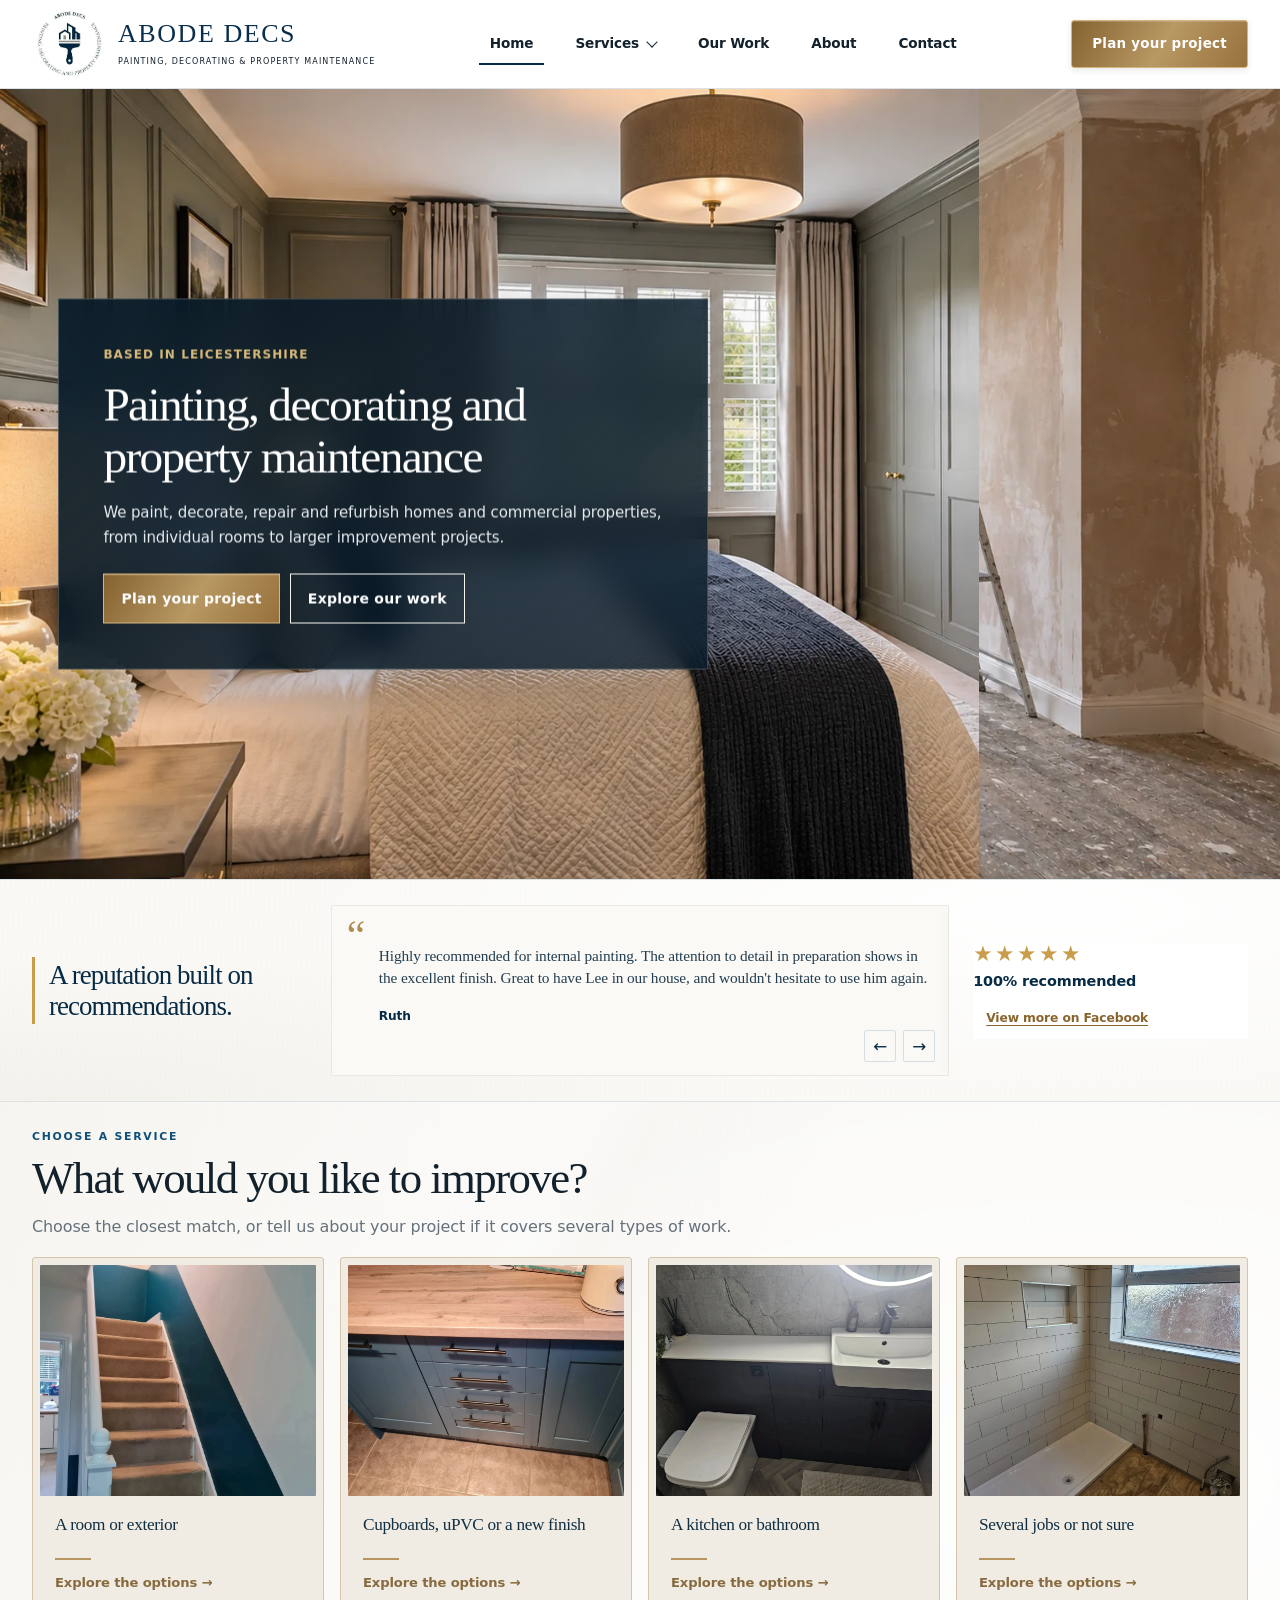
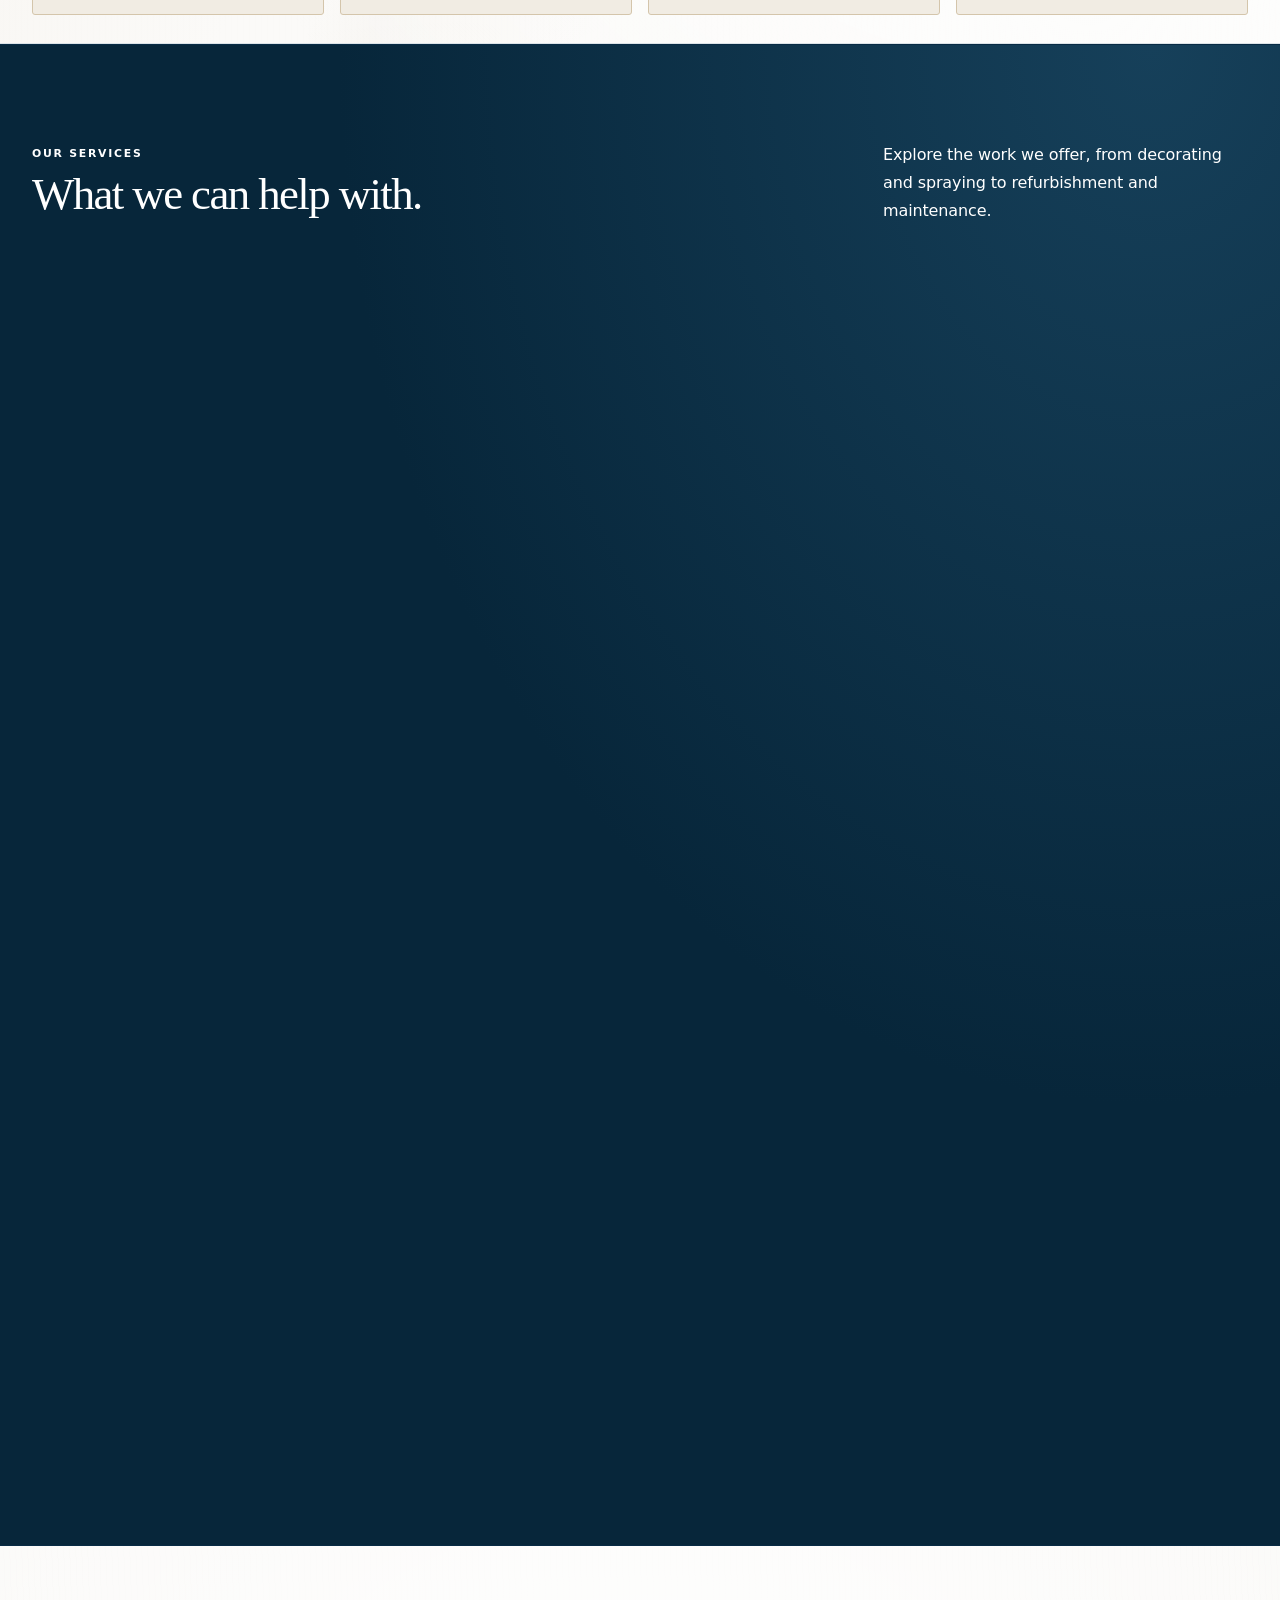
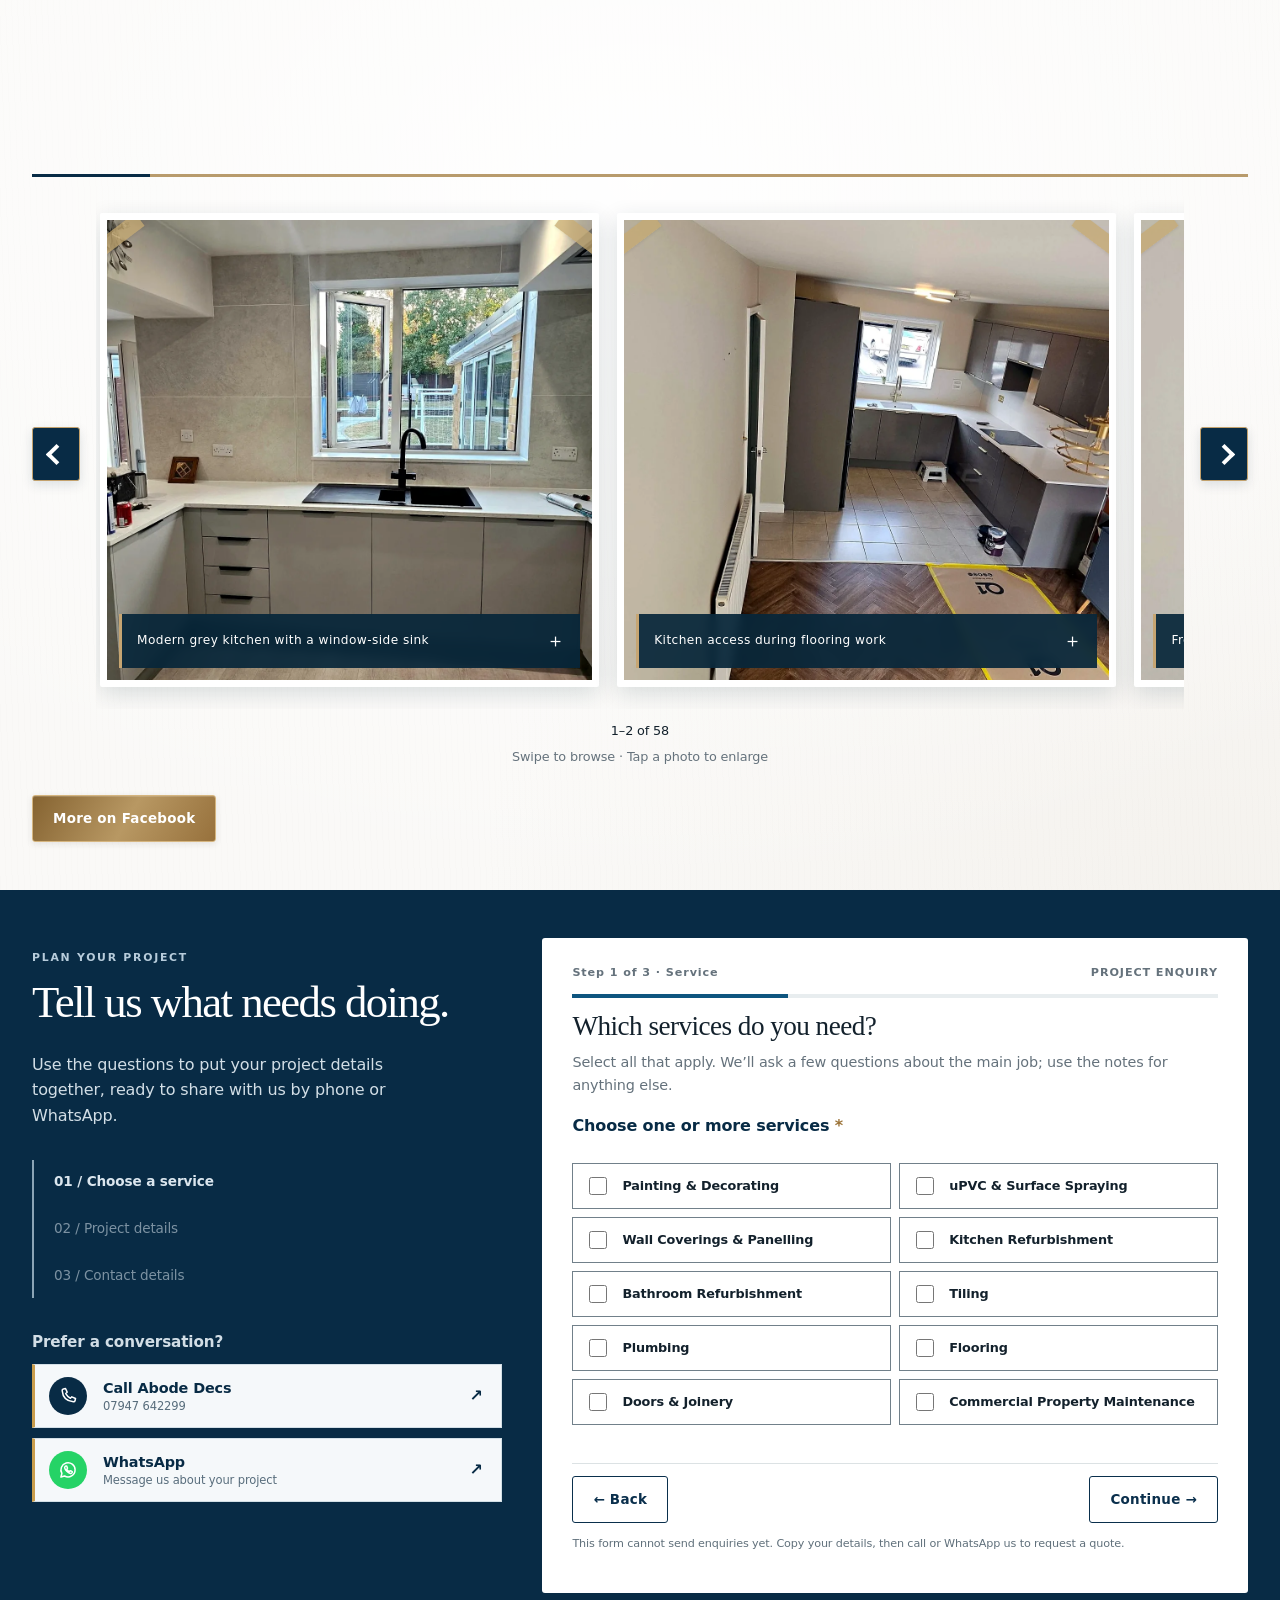
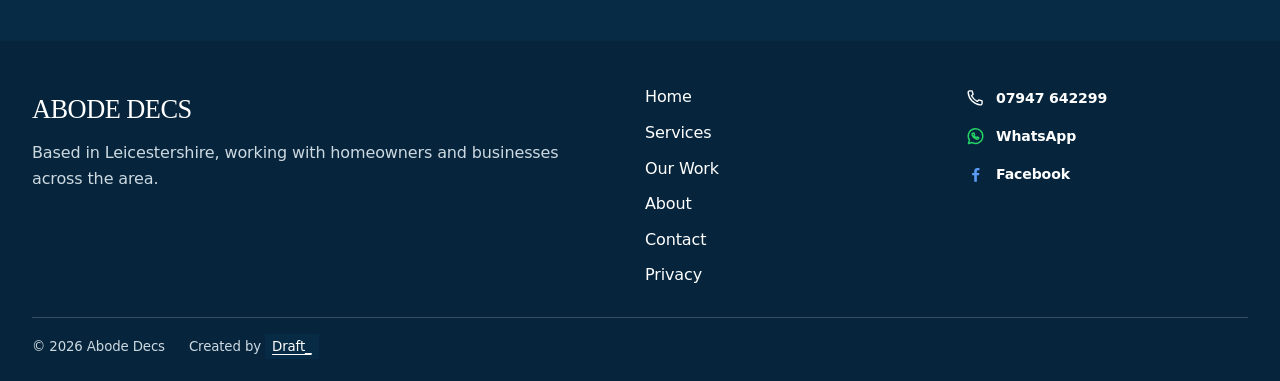
<file: index.html>
<!doctype html><html lang="en-GB"><head><meta charset="utf-8"><meta name="viewport" content="width=device-width,initial-scale=1"><title>Home | Abode Decs</title><meta name="description" content="Painting, decorating and property improvements for homes and businesses across Leicester and Leicestershire."><link rel="stylesheet" href="assets/style.css?v=55"><script src="assets/config.js?v=16" defer></script><script src="assets/site.js?v=36" defer></script><style id="abode-transformation-hero-styles">
/* Matches approved standalone demo: large left-hand glass panel, visible on initial paint. */
#abode-transformation-hero{position:relative;isolation:isolate;display:block;min-height:clamp(620px,calc(100svh - 90px),790px);overflow:hidden;background:#061d2d;color:#fff;padding:0}
#abode-transformation-hero .abode-room-scene{position:absolute;inset:0;z-index:0;overflow:hidden;--reveal:0%}
#abode-transformation-hero .abode-room-frame{position:absolute;inset:0;background-position:center center;background-size:cover;background-repeat:no-repeat}
#abode-transformation-hero .abode-room-before{background-image:url("assets/abode-hero-extracted-2.webp")}
#abode-transformation-hero .abode-room-after{background-image:url("assets/abode-hero-extracted-3.webp");clip-path:inset(0 calc(100% - var(--reveal)) 0 0)}
#abode-transformation-hero .abode-hero-content{box-sizing:border-box;position:absolute;z-index:3;top:50%;left:max(4.5%,calc((100vw - 1320px)/2));right:auto;width:min(650px,53vw);max-width:650px;margin:0;padding:clamp(32px,3.5vw,56px);transform:translateY(-50%);border:1px solid rgba(255,255,255,.19);background:linear-gradient(135deg,rgba(6,25,39,.93),rgba(6,25,39,.79));box-shadow:0 20px 60px rgba(0,0,0,.18);backdrop-filter:blur(17px);-webkit-backdrop-filter:blur(17px);opacity:1;visibility:visible}
#abode-transformation-hero .abode-hero-content .eyebrow{font-size:12px;font-weight:700;letter-spacing:.09em;color:#d6b879;margin:0 0 15px}
#abode-transformation-hero .abode-hero-content h1{font-size:clamp(40px,3.7vw,59px);line-height:1.09;letter-spacing:-.035em;color:#fff;max-width:none;margin:15px 0 18px}
#abode-transformation-hero .abode-hero-content>p:not(.eyebrow){font-size:clamp(15px,1.15vw,18px);line-height:1.65;color:#e6ebee;max-width:none;margin:0}
#abode-transformation-hero .abode-hero-content .actions{display:flex;flex-wrap:wrap;gap:10px;margin-top:23px}
#abode-transformation-hero .abode-hero-content .actions .button{font-size:14px;padding:13px 17px;border-radius:0}
@media(max-width:800px){
#abode-transformation-hero{display:flex;flex-direction:column;min-height:0;height:auto;overflow:visible}
#abode-transformation-hero .abode-room-scene{position:relative;inset:auto;order:0;flex:none;width:100%;height:clamp(300px,62svh,590px);min-height:300px;overflow:hidden}
#abode-transformation-hero .abode-room-frame{background-position:48% center}
#abode-transformation-hero .abode-hero-content{position:relative;order:1;inset:auto;top:auto;left:auto;right:auto;bottom:auto;transform:none;width:100%;max-width:none;margin:0;padding:clamp(26px,6vw,42px) clamp(20px,5vw,34px) 34px;border:0;border-radius:0;background:#061d2d;box-shadow:none;backdrop-filter:none;-webkit-backdrop-filter:none}
#abode-transformation-hero .abode-hero-content h1{font-size:clamp(31px,7.2vw,45px);line-height:1.12;max-width:560px}
#abode-transformation-hero .abode-hero-content>p:not(.eyebrow){font-size:15px;line-height:1.6;max-width:570px}
#abode-transformation-hero .abode-hero-content .actions{gap:10px}
}
@media(max-width:420px){#abode-transformation-hero .abode-room-scene{height:clamp(290px,53svh,440px)}#abode-transformation-hero .abode-hero-content{padding-bottom:30px}#abode-transformation-hero .abode-hero-content h1{font-size:32px}#abode-transformation-hero .abode-hero-content .actions .button{font-size:13px;padding:12px 13px}}
@media(prefers-reduced-motion:reduce){#abode-transformation-hero .abode-room-scene{--reveal:100%}}
</style><style id="abode-review-arrows-in-card">
/* Position review navigation within the active review card, aligned with reviewer metadata. */
.review-carousel{position:relative}
.review-carousel .review-viewport{position:relative}
.review-carousel .review-quote{padding-bottom:19px}
.review-carousel .review-quote footer{padding-right:100px;min-height:34px;display:flex;align-items:center;flex-wrap:wrap}
.review-carousel .review-navigation{position:absolute;right:14px;bottom:14px;z-index:4;display:flex;justify-content:flex-end;align-items:center;gap:7px;margin:0}
.review-carousel .review-nav-button{width:32px;height:32px;min-width:32px;min-height:32px;font-size:1.05rem;background:#faf9f6}
@media(max-width:650px){.review-carousel .review-navigation{display:flex;right:10px;bottom:10px}.review-carousel .review-nav-button{width:30px;height:30px;min-width:30px;min-height:30px}.review-carousel .review-quote footer{padding-right:78px;min-height:32px}.review-carousel .review-slide-stars{top:12px;bottom:auto;right:12px}}
</style></head><body><a class="skip" href="#main">Skip to content</a><header class="header"><div class="wrap nav"><a href="index.html" class="brand"><img class="" src="assets/image-3.webp" alt="Abode Decs logo" loading="lazy" width="1200" height="900"><span><strong>ABODE DECS</strong><small>PAINTING, DECORATING & PROPERTY MAINTENANCE</small></span></a><nav id="navigation" class="nav-links" aria-label="Main navigation"><a href="index.html" aria-current="page">Home</a><details><summary>Services</summary><div class="submenu"><a href="painting-decorating.html">Painting & Decorating</a><a href="spraying.html">uPVC & Surface Spraying</a><a href="property-improvements.html">Kitchens & Bathrooms</a><a href="flooring-joinery.html">Flooring, Doors & Joinery</a><a href="commercial-maintenance.html">Commercial Property Maintenance</a></div></details><a href="our-work.html" >Our Work</a><a href="about.html" >About</a><a href="contact.html" >Contact</a></nav><a class="button " style="box-shadow:none" href="contact.html">Plan your project <span aria-hidden="true">↗</span></a><button class="menu-toggle" aria-expanded="false" aria-controls="navigation" aria-label="Open navigation menu"><span class="hamburger-icon" aria-hidden="true"><span></span><span></span><span></span></span></button></div></header><main id="main"><section class="hero abode-transformation-hero" id="abode-transformation-hero" aria-label="Painting, decorating and property maintenance"><div class="abode-room-scene" id="abode-room-scene" aria-label="Illustrative bedroom transformation from unfinished to decorated"><div class="abode-room-frame abode-room-before" role="img" aria-label="Unfinished bedroom"></div><div class="abode-room-frame abode-room-after" role="img" aria-label="Finished bedroom"></div></div><div class="wrap abode-hero-content"><p class="eyebrow">Based in Leicestershire</p><h1>Painting, decorating and property maintenance</h1><p>We paint, decorate, repair and refurbish homes and commercial properties, from individual rooms to larger improvement projects.</p><div class="actions"><a class="button" style="box-shadow:none" href="contact.html">Plan your project <span aria-hidden="true">↗</span></a><a class="button outline" href="our-work.html">Explore our work <span aria-hidden="true">↗</span></a></div></div></section><section class="review-strip" aria-labelledby="review-title"><div class="wrap review-inner"><div class="review-heading"><h2 id="review-title">A reputation built on recommendations.</h2></div><div class="review-carousel" data-review-carousel role="region" aria-label="Customer recommendations. Swipe or use arrow keys to browse reviews." aria-roledescription="carousel" tabindex="0"><div class="review-viewport"><div class="review-track"><blockquote class="review-quote" role="group" aria-roledescription="slide" aria-label="1 of 6"><span class="review-quote-mark" aria-hidden="true">“</span><p class="review-text" id="review-text-1">Highly recommended for internal painting. The attention to detail in preparation shows in the excellent finish. Great to have Lee in our house, and wouldn't hesitate to use him again.</p><div class="review-actions"><button class="review-expand" type="button" aria-expanded="false" aria-controls="review-text-1" hidden>Read more</button><span class="review-slide-stars" role="img" aria-label="Customer recommends Abode Decs">★★★★★</span></div><footer><strong>Ruth</strong></footer></blockquote><blockquote class="review-quote" role="group" aria-roledescription="slide" aria-label="2 of 6"><span class="review-quote-mark" aria-hidden="true">“</span><p class="review-text" id="review-text-2">5🌟's for Lee! Cracking work as per usual. He painted the whole of our house just over 3 years ago. He's been back now to add some colour to our master bedroom and a few other areas in the house. Great job. Neat and tidy as well - cares about his work. Thanks again, Leanne &amp; George.</p><div class="review-actions"><button class="review-expand" type="button" aria-expanded="false" aria-controls="review-text-2" hidden>Read more</button><span class="review-slide-stars" role="img" aria-label="Customer recommends Abode Decs">★★★★★</span></div><footer><strong>Leanne</strong></footer></blockquote><blockquote class="review-quote" role="group" aria-roledescription="slide" aria-label="3 of 6"><span class="review-quote-mark" aria-hidden="true">“</span><p class="review-text" id="review-text-3">Lee has spent the last 2 months fully decorating the whole of our 4 bedroom house. He has painted every single room, all the walls, ceilings, skirting boards, doors, inside wardrobes, boxed in pipes, new doors and shelf’s for our airi…</p><div class="review-actions"><button class="review-expand" type="button" aria-expanded="false" aria-controls="review-text-3" hidden>Read more</button><span class="review-slide-stars" role="img" aria-label="Customer recommends Abode Decs">★★★★★</span></div><footer><strong>Susan</strong></footer></blockquote><blockquote class="review-quote" role="group" aria-roledescription="slide" aria-label="4 of 6"><span class="review-quote-mark" aria-hidden="true">“</span><p class="review-text" id="review-text-4">Hall,stairs ,landing and bedrooms done by Lee. Absolutely amazing job done his attention to detail is spot on and his cutting in second to none. thanks Lee.</p><div class="review-actions"><button class="review-expand" type="button" aria-expanded="false" aria-controls="review-text-4" hidden>Read more</button><span class="review-slide-stars" role="img" aria-label="Customer recommends Abode Decs">★★★★★</span></div><footer><strong>Carole</strong></footer></blockquote><blockquote class="review-quote" role="group" aria-roledescription="slide" aria-label="5 of 6"><span class="review-quote-mark" aria-hidden="true">“</span><p class="review-text" id="review-text-5">fantastic workmanship competitive prices clean and tidy and always has a smile on his face! would definitely recommend as we've had a few jobs done by Lee and more jobs booked in 👍🏻👍🏻👍🏻</p><div class="review-actions"><button class="review-expand" type="button" aria-expanded="false" aria-controls="review-text-5" hidden>Read more</button><span class="review-slide-stars" role="img" aria-label="Customer recommends Abode Decs">★★★★★</span></div><footer><strong>Dave</strong></footer></blockquote><blockquote class="review-quote" role="group" aria-roledescription="slide" aria-label="6 of 6"><span class="review-quote-mark" aria-hidden="true">“</span><p class="review-text" id="review-text-6">From start to finish Lee was 100% professional , couldn’t have asked for better nothing was to much trouble . The finished job of our hall stairs and landing is amazing . Very efficient!!…</p><div class="review-actions"><button class="review-expand" type="button" aria-expanded="false" aria-controls="review-text-6" hidden>Read more</button><span class="review-slide-stars" role="img" aria-label="Customer recommends Abode Decs">★★★★★</span></div><footer><strong>Rachel</strong></footer></blockquote></div></div><div class="review-navigation" aria-label="Review navigation"><button class="review-nav-button" type="button" data-review-prev aria-label="Previous review"><span aria-hidden="true">←</span></button><button class="review-nav-button" type="button" data-review-next aria-label="Next review"><span aria-hidden="true">→</span></button></div></div><div class="review-proof"><div class="review-stars" aria-label="Five gold stars">★★★★★</div><p class="review-rating-copy"><strong>100% recommended</strong></p><a class="review-more" href="https://www.facebook.com/Abodedecs/" target="_blank" rel="noopener noreferrer">View more on Facebook</a></div></div></section><section class="section choose-section" style="padding-top:26px;padding-bottom:28px"><div class="wrap"><p class="eyebrow">Choose a service</p><h2>What would you like to improve?</h2><p>Choose the closest match, or tell us about your project if it covers several types of work.</p><div class="choose-grid"><a href="painting-decorating.html"><img class="choose-image" src="assets/work-staircase-teal.webp?v=ai-upscaled-20261122" alt="Carpeted staircase beside a deep teal feature wall" loading="lazy" width="1200" height="900"><h3>A room or exterior</h3><span>Explore the options →</span></a><a href="spraying.html#kitchen-cupboards"><img class="choose-image" src="assets/image-1.webp?v=ai-upscaled-20261122" alt="Teal kitchen cupboard finish with a timber worktop" loading="lazy" width="1200" height="900"><h3>Cupboards, uPVC or a new finish</h3><span>Explore the options →</span></a><a href="property-improvements.html"><img class="choose-image" src="assets/image-6.webp?v=ai-upscaled-20261122" alt="Dark vanity and basin in a finished bathroom" loading="lazy" width="1200" height="900"><h3>A kitchen or bathroom</h3><span>Explore the options →</span></a><a href="index.html#services"><img class="choose-image" src="assets/image-13.webp?v=ai-upscaled-20261122" alt="Bathroom refurbishment in progress" loading="lazy" width="1200" height="900"><h3>Several jobs or not sure</h3><span>Explore the options →</span></a></div></div></section><section class="section services-section" id="services"><div class="wrap"><div class="section-head"><div><p class="eyebrow">Our services</p><h2>What we can help with.</h2></div><p>Explore the work we offer, from decorating and spraying to refurbishment and maintenance.</p></div><div class="service-groups"><article class="group-card"><img src="assets/work-bedroom-panelling.webp" alt="Grey bedroom with a painted panelled feature wall" loading="lazy" width="1200" height="900"><div class="card-copy"><span class="symbol" aria-hidden="true"><svg viewBox="0 0 24 24"><path d="M3 3h14v7H3z M17 6h4v7h-9v9 M10 17h4v5h-4z"/></svg></span><h3>Painting & Decorating</h3><ul><li>Interior & exterior painting</li><li>Traditional brush and roller finishes</li><li>Luxury wall coverings & wall panelling</li><li>Wallpapering, preparation & dustless sanding</li></ul><a class="text-link" href="painting-decorating.html">View service →</a></div></article><article class="group-card"><img src="assets/image-5.webp" alt="Blue kitchen cabinets beside a black tiled backsplash" loading="lazy" width="1200" height="900"><div class="card-copy"><span class="symbol" aria-hidden="true"><svg viewBox="0 0 24 24"><path d="M5 12h9v10H5z M8 8h6v4 M14 9h3 M19 7h3 M19 10h3 M19 13h3"/></svg></span><h3>uPVC & Surface Spraying</h3><ul><li>uPVC spraying</li><li>Kitchen & cupboard respraying</li><li>Interior & exterior spraying</li><li>Airless spraying</li></ul><a class="text-link" href="spraying.html">View service →</a></div></article><article class="group-card"><img src="assets/image-10.webp" alt="Cream kitchen cabinetry and timber flooring" loading="lazy" width="1200" height="900"><div class="card-copy"><span class="symbol" aria-hidden="true"><svg viewBox="0 0 24 24"><path d="M3 3h18v18H3z M3 12h18 M12 3v18"/></svg></span><h3>Kitchens & Bathrooms</h3><ul><li>Kitchen refurbishment</li><li>Bathroom refurbishment</li><li>Tiling</li><li>Plumbing for taps, toilets, showers, baths & pipework</li></ul><a class="text-link" href="property-improvements.html">View service →</a></div></article><article class="group-card"><img src="assets/image-16.webp" alt="Timber floor and radiator detail" loading="lazy" width="1200" height="900"><div class="card-copy"><span class="symbol" aria-hidden="true"><svg viewBox="0 0 24 24"><path d="M6 2h12v20H6z M10 5h5v7h-5z M10 15h5v4h-5z M15 13h1"/></svg></span><h3>Flooring, Doors & Joinery</h3><ul><li>Flooring</li><li>Doors</li><li>Joinery</li><li>Finishing alongside wider property improvements</li></ul><a class="text-link" href="flooring-joinery.html">View service →</a></div></article><article class="group-card"><img src="assets/image-7.webp" alt="Exterior window spraying in progress" loading="lazy" width="1200" height="900"><div class="card-copy"><span class="symbol" aria-hidden="true"><svg viewBox="0 0 24 24"><path d="M4 22V3h16v19 M8 7h2 M14 7h2 M8 11h2 M14 11h2 M8 15h2 M14 15h2 M10 22v-4h4v4"/></svg></span><h3>Commercial Property Maintenance</h3><ul><li>Commercial painting & decorating</li><li>Interior & exterior finishes</li><li>Property repairs & improvements within scope</li><li>Larger projects considered further afield</li></ul><a class="text-link" href="commercial-maintenance.html">View service →</a></div></article></div></div></section><section class="section work-section"><div class="wrap"><div class="section-head"><div><p class="eyebrow">Our work</p><h2>Photos of decorating and property projects.</h2></div></div><div class="gallery-toolbar"><div class="gallery-filter" role="group" aria-label="Filter project images"><button type="button" class="active" data-gallery-filter="all">All</button><button type="button" data-gallery-filter="kitchen">Kitchens</button><button type="button" data-gallery-filter="bathroom">Bathrooms</button><button type="button" data-gallery-filter="interior">Interiors</button><button type="button" data-gallery-filter="exterior">Exterior</button></div></div><div class="gallery-shell"><div class="gallery-stage"><button type="button" class="gallery-prev" aria-label="Previous project images"><span aria-hidden="true"></span></button><div class="gallery" id="project-gallery" tabindex="0" role="region" aria-label="Project gallery"><button class="photo" data-image="assets/gallery/1000050446.webp" data-caption="Modern grey kitchen with a window-side sink" aria-label="Enlarge Modern grey kitchen with a window-side sink"><img src="assets/gallery/1000050446.webp" alt="Modern grey fitted kitchen with white counters and a sink beneath the window." loading="lazy" width="1200" height="1500"><span>Modern grey kitchen with a window-side sink <b aria-hidden="true">＋</b></span></button><button class="photo" data-image="assets/gallery/1000050447.webp" data-caption="Kitchen access during flooring work" aria-label="Enlarge Kitchen access during flooring work"><img src="assets/gallery/1000050447.webp" alt="View through to the kitchen while new flooring is being fitted." loading="lazy" width="1200" height="1500"><span>Kitchen access during flooring work <b aria-hidden="true">＋</b></span></button><button class="photo" data-image="assets/gallery/1000050448.webp" data-caption="Freshly finished interior door" aria-label="Enlarge Freshly finished interior door"><img src="assets/gallery/1000050448.webp" alt="White panel door and brass wall switch in a refreshed interior." loading="lazy" width="1200" height="1500"><span>Freshly finished interior door <b aria-hidden="true">＋</b></span></button><button class="photo" data-image="assets/gallery/1000050449.webp" data-caption="Kitchen update with a geometric feature wall" aria-label="Enlarge Kitchen update with a geometric feature wall"><img src="assets/gallery/1000050449.webp" alt="Updated kitchen with dark cabinetry, white worktops and geometric wall tiles." loading="lazy" width="1200" height="1500"><span>Kitchen update with a geometric feature wall <b aria-hidden="true">＋</b></span></button><button class="photo" data-image="assets/gallery/1000050450.webp" data-caption="Herringbone floor and radiator" aria-label="Enlarge Herringbone floor and radiator"><img src="assets/gallery/1000050450.webp" alt="Neutral living space with a wood herringbone floor and white radiator." loading="lazy" width="1200" height="1500"><span>Herringbone floor and radiator <b aria-hidden="true">＋</b></span></button><button class="photo" data-image="assets/gallery/1000050451.webp" data-caption="Kitchen protected during refurbishment" aria-label="Enlarge Kitchen protected during refurbishment"><img src="assets/gallery/1000050451.webp" alt="Kitchen and dining area carefully covered during improvement work." loading="lazy" width="1200" height="1500"><span>Kitchen protected during refurbishment <b aria-hidden="true">＋</b></span></button><button class="photo" data-image="assets/gallery/1000050452.webp" data-caption="Bathroom floor and WC layout" aria-label="Enlarge Bathroom floor and WC layout"><img src="assets/gallery/1000050452.webp" alt="Bathroom floor and toilet viewed from above at the doorway." loading="lazy" width="1200" height="1500"><span>Bathroom floor and WC layout <b aria-hidden="true">＋</b></span></button><button class="photo" data-image="assets/gallery/1000050453.webp" data-caption="Bathroom vanity beside a frosted window" aria-label="Enlarge Bathroom vanity beside a frosted window"><img src="assets/gallery/1000050453.webp" alt="Compact bathroom with wall mirror, basin and frosted window." loading="lazy" width="1200" height="1500"><span>Bathroom vanity beside a frosted window <b aria-hidden="true">＋</b></span></button><button class="photo" data-image="assets/gallery/1000050454.webp" data-caption="Bath with rainfall shower" aria-label="Enlarge Bath with rainfall shower"><img src="assets/gallery/1000050454.webp" alt="White bath and overhead rainfall shower in a tiled bathroom." loading="lazy" width="1200" height="1500"><span>Bath with rainfall shower <b aria-hidden="true">＋</b></span></button><button class="photo" data-image="assets/gallery/1000050455.webp" data-caption="Small bathroom with dark vanity" aria-label="Enlarge Small bathroom with dark vanity"><img src="assets/gallery/1000050455.webp" alt="Compact bathroom with dark green vanity and white sanitaryware." loading="lazy" width="1200" height="1500"><span>Small bathroom with dark vanity <b aria-hidden="true">＋</b></span></button><button class="photo" data-image="assets/gallery/1000050456.webp" data-caption="Bedroom wallpaper feature" aria-label="Enlarge Bedroom wallpaper feature"><img src="assets/gallery/1000050456.webp" alt="Bedroom with a soft patterned wallpaper feature behind the bed." loading="lazy" width="1200" height="1500"><span>Bedroom wallpaper feature <b aria-hidden="true">＋</b></span></button><button class="photo" data-image="assets/gallery/1000050457.webp" data-caption="Towel rail and wood-effect flooring" aria-label="Enlarge Towel rail and wood-effect flooring"><img src="assets/gallery/1000050457.webp" alt="Bathroom towel radiator and wood-effect floor detail." loading="lazy" width="1200" height="1500"><span>Towel rail and wood-effect flooring <b aria-hidden="true">＋</b></span></button><button class="photo" data-image="assets/gallery/1000050458.webp" data-caption="Black towel radiator against stone-look tile" aria-label="Enlarge Black towel radiator against stone-look tile"><img src="assets/gallery/1000050458.webp" alt="Tall black heated towel rail on a stone-look bathroom wall." loading="lazy" width="1200" height="1500"><span>Black towel radiator against stone-look tile <b aria-hidden="true">＋</b></span></button><button class="photo" data-image="assets/gallery/1000050459.webp" data-caption="Dark vanity and wall-hung toilet" aria-label="Enlarge Dark vanity and wall-hung toilet"><img src="assets/gallery/1000050459.webp" alt="Contemporary bathroom with dark cabinetry and a wall-hung toilet." loading="lazy" width="1200" height="1500"><span>Dark vanity and wall-hung toilet <b aria-hidden="true">＋</b></span></button><button class="photo" data-image="assets/gallery/1000050460.webp" data-caption="Bath and shower enclosure" aria-label="Enlarge Bath and shower enclosure"><img src="assets/gallery/1000050460.webp" alt="White bath and shower enclosure in a bright tiled bathroom." loading="lazy" width="1200" height="1500"><span>Bath and shower enclosure <b aria-hidden="true">＋</b></span></button><button class="photo" data-image="assets/gallery/1000050461.webp" data-caption="Bathroom mirror and basin detail" aria-label="Enlarge Bathroom mirror and basin detail"><img src="assets/gallery/1000050461.webp" alt="Bathroom vanity, mirror and frosted window detail." loading="lazy" width="1200" height="1500"><span>Bathroom mirror and basin detail <b aria-hidden="true">＋</b></span></button><button class="photo" data-image="assets/gallery/1000050462.webp" data-caption="Floral wallpaper beside the stairs" aria-label="Enlarge Floral wallpaper beside the stairs"><img src="assets/gallery/1000050462.webp" alt="Bold floral feature wallpaper beside the staircase." loading="lazy" width="1200" height="1500"><span>Floral wallpaper beside the stairs <b aria-hidden="true">＋</b></span></button><button class="photo" data-image="assets/gallery/1000050463.webp" data-caption="Wallpapered stair landing" aria-label="Enlarge Wallpapered stair landing"><img src="assets/gallery/1000050463.webp" alt="Patterned wallpaper and stair landing, shown without the phone gallery controls." loading="lazy" width="1200" height="1500"><span>Wallpapered stair landing <b aria-hidden="true">＋</b></span></button><button class="photo" data-image="assets/gallery/1000050464.webp" data-caption="Hallway wallpaper and white trim" aria-label="Enlarge Hallway wallpaper and white trim"><img src="assets/gallery/1000050464.webp" alt="Hallway with patterned wallpaper, white door and painted trim." loading="lazy" width="1200" height="1500"><span>Hallway wallpaper and white trim <b aria-hidden="true">＋</b></span></button><button class="photo" data-image="assets/gallery/1000050465.webp" data-caption="Freshly painted upstairs landing" aria-label="Enlarge Freshly painted upstairs landing"><img src="assets/gallery/1000050465.webp" alt="Upper landing with a deep grey feature wall and white balustrade." loading="lazy" width="1200" height="1500"><span>Freshly painted upstairs landing <b aria-hidden="true">＋</b></span></button><button class="photo" data-image="assets/gallery/1000050466.webp" data-caption="Exterior improvement work in progress" aria-label="Enlarge Exterior improvement work in progress"><img src="assets/gallery/1000050466.webp" alt="House exterior during building and renovation work." loading="lazy" width="1200" height="1500"><span>Exterior improvement work in progress <b aria-hidden="true">＋</b></span></button><button class="photo" data-image="assets/gallery/1000050467.webp" data-caption="Black-frame replacement windows" aria-label="Enlarge Black-frame replacement windows"><img src="assets/gallery/1000050467.webp" alt="New black-framed windows fitted to the house exterior." loading="lazy" width="1200" height="1500"><span>Black-frame replacement windows <b aria-hidden="true">＋</b></span></button><button class="photo" data-image="assets/gallery/1000050468.webp" data-caption="Exterior window installation in progress" aria-label="Enlarge Exterior window installation in progress"><img src="assets/gallery/1000050468.webp" alt="Installer fitting a new upper-storey window." loading="lazy" width="1200" height="1500"><span>Exterior window installation in progress <b aria-hidden="true">＋</b></span></button><button class="photo" data-image="assets/gallery/1000050469.webp" data-caption="Bathroom with brass heated towel rail" aria-label="Enlarge Bathroom with brass heated towel rail"><img src="assets/gallery/1000050469.webp" alt="Finished bathroom with brass towel radiator and shower enclosure." loading="lazy" width="1200" height="1500"><span>Bathroom with brass heated towel rail <b aria-hidden="true">＋</b></span></button><button class="photo" data-image="assets/gallery/1000050470.webp" data-caption="Bathroom shower and brass radiator" aria-label="Enlarge Bathroom shower and brass radiator"><img src="assets/gallery/1000050470.webp" alt="Bathroom with shower enclosure, brass towel rail and pale stone finishes." loading="lazy" width="1200" height="1500"><span>Bathroom shower and brass radiator <b aria-hidden="true">＋</b></span></button><button class="photo" data-image="assets/gallery/1000050471.webp" data-caption="Shower enclosure and brass fittings" aria-label="Enlarge Shower enclosure and brass fittings"><img src="assets/gallery/1000050471.webp" alt="Close view of the glass shower enclosure and brass fittings." loading="lazy" width="1200" height="1500"><span>Shower enclosure and brass fittings <b aria-hidden="true">＋</b></span></button><button class="photo" data-image="assets/gallery/1000050472.webp" data-caption="Underfloor heating before tiling" aria-label="Enlarge Underfloor heating before tiling"><img src="assets/gallery/1000050472.webp" alt="Underfloor heating layout prepared across the bathroom floor." loading="lazy" width="1200" height="1500"><span>Underfloor heating before tiling <b aria-hidden="true">＋</b></span></button><button class="photo" data-image="assets/gallery/1000050473.webp" data-caption="Comic-themed feature wall" aria-label="Enlarge Comic-themed feature wall"><img src="assets/gallery/1000050473.webp" alt="Colourful comic-inspired wallpaper used as a bold feature wall." loading="lazy" width="1200" height="1500"><span>Comic-themed feature wall <b aria-hidden="true">＋</b></span></button><button class="photo" data-image="assets/gallery/1000050476.webp" data-caption="Kitchen cupboard and handle detail" aria-label="Enlarge Kitchen cupboard and handle detail"><img src="assets/gallery/1000050476.webp" alt="Close view of cream kitchen cupboards and contemporary handles." loading="lazy" width="1200" height="1500"><span>Kitchen cupboard and handle detail <b aria-hidden="true">＋</b></span></button><button class="photo" data-image="assets/gallery/1000050477.webp" data-caption="Timber kitchen and wood-effect flooring" aria-label="Enlarge Timber kitchen and wood-effect flooring"><img src="assets/gallery/1000050477.webp" alt="Warm timber kitchen with wood-effect flooring and a family dog." loading="lazy" width="1200" height="1500"><span>Timber kitchen and wood-effect flooring <b aria-hidden="true">＋</b></span></button><button class="photo" data-image="assets/gallery/1000050478.webp" data-caption="Kitchen before the floor update" aria-label="Enlarge Kitchen before the floor update"><img src="assets/gallery/1000050478.webp" alt="Kitchen and floor protection before the flooring refresh." loading="lazy" width="1200" height="1500"><span>Kitchen before the floor update <b aria-hidden="true">＋</b></span></button><button class="photo" data-image="assets/gallery/1000050479.webp" data-caption="Framed football shirt display" aria-label="Enlarge Framed football shirt display"><img src="assets/gallery/1000050479.webp" alt="Framed football shirts displayed in a built-in wall recess." loading="lazy" width="1200" height="1500"><span>Framed football shirt display <b aria-hidden="true">＋</b></span></button><button class="photo" data-image="assets/gallery/1000050480.webp" data-caption="Staircase protected for flooring work" aria-label="Enlarge Staircase protected for flooring work"><img src="assets/gallery/1000050480.webp" alt="Stairs carefully covered while flooring work is underway." loading="lazy" width="1200" height="1500"><span>Staircase protected for flooring work <b aria-hidden="true">＋</b></span></button><button class="photo" data-image="assets/gallery/1000050481.webp" data-caption="Bedroom protected during decorating" aria-label="Enlarge Bedroom protected during decorating"><img src="assets/gallery/1000050481.webp" alt="Bedroom furniture covered to protect it during improvement work." loading="lazy" width="1200" height="1500"><span>Bedroom protected during decorating <b aria-hidden="true">＋</b></span></button><button class="photo" data-image="assets/gallery/1000050482.webp" data-caption="Radiator pipe and floor detail" aria-label="Enlarge Radiator pipe and floor detail"><img src="assets/gallery/1000050482.webp" alt="Close-up of radiator pipework meeting the finished floor." loading="lazy" width="1200" height="1500"><span>Radiator pipe and floor detail <b aria-hidden="true">＋</b></span></button><button class="photo" data-image="assets/gallery/1000050483.webp" data-caption="White shower tray and wall tiling" aria-label="Enlarge White shower tray and wall tiling"><img src="assets/gallery/1000050483.webp" alt="White shower tray set against clean white tiled walls." loading="lazy" width="1200" height="1500"><span>White shower tray and wall tiling <b aria-hidden="true">＋</b></span></button><button class="photo" data-image="assets/gallery/1000050484.webp" data-caption="Chrome shower on white tile" aria-label="Enlarge Chrome shower on white tile"><img src="assets/gallery/1000050484.webp" alt="Chrome overhead shower and controls against white tiles." loading="lazy" width="1200" height="1500"><span>Chrome shower on white tile <b aria-hidden="true">＋</b></span></button><button class="photo" data-image="assets/gallery/1000050485.webp" data-caption="Black towel radiator on white tile" aria-label="Enlarge Black towel radiator on white tile"><img src="assets/gallery/1000050485.webp" alt="Tall black towel radiator against a white tiled wall." loading="lazy" width="1200" height="1500"><span>Black towel radiator on white tile <b aria-hidden="true">＋</b></span></button><button class="photo" data-image="assets/gallery/1000050486.webp" data-caption="Bathroom tiling and shower tray in progress" aria-label="Enlarge Bathroom tiling and shower tray in progress"><img src="assets/gallery/1000050486.webp" alt="Bathroom wall tiles and shower tray during installation." loading="lazy" width="1200" height="1500"><span>Bathroom tiling and shower tray in progress <b aria-hidden="true">＋</b></span></button><button class="photo" data-image="assets/gallery/1000050487.webp" data-caption="Teal stair landing" aria-label="Enlarge Teal stair landing"><img src="assets/gallery/1000050487.webp" alt="Stair landing with a deep teal painted feature wall." loading="lazy" width="1200" height="1500"><span>Teal stair landing <b aria-hidden="true">＋</b></span></button><button class="photo" data-image="assets/gallery/1000050488.webp" data-caption="Hallway with teal lower walls" aria-label="Enlarge Hallway with teal lower walls"><img src="assets/gallery/1000050488.webp" alt="Hallway with teal lower wall, radiator and tiled flooring." loading="lazy" width="1200" height="1500"><span>Hallway with teal lower walls <b aria-hidden="true">＋</b></span></button><button class="photo" data-image="assets/gallery/1000050489.webp" data-caption="Teal staircase refresh" aria-label="Enlarge Teal staircase refresh"><img src="assets/gallery/1000050489.webp" alt="Carpeted staircase beside a deep teal painted wall." loading="lazy" width="1200" height="1500"><span>Teal staircase refresh <b aria-hidden="true">＋</b></span></button><button class="photo" data-image="assets/gallery/1000050490.webp" data-caption="Charcoal shower suite" aria-label="Enlarge Charcoal shower suite"><img src="assets/gallery/1000050490.webp" alt="Dark tiled shower with polished chrome fittings." loading="lazy" width="1200" height="1500"><span>Charcoal shower suite <b aria-hidden="true">＋</b></span></button><button class="photo" data-image="assets/gallery/1000050491.webp" data-caption="Kitchen protected during renovation" aria-label="Enlarge Kitchen protected during renovation"><img src="assets/gallery/1000050491.webp" alt="Kitchen cupboards and surfaces covered during refurbishment." loading="lazy" width="1200" height="1500"><span>Kitchen protected during renovation <b aria-hidden="true">＋</b></span></button><button class="photo" data-image="assets/gallery/1000050492.webp" data-caption="Blue kitchen cupboard finish" aria-label="Enlarge Blue kitchen cupboard finish"><img src="assets/gallery/1000050492.webp" alt="Close detail of blue kitchen cabinetry and worktop." loading="lazy" width="1200" height="1500"><span>Blue kitchen cupboard finish <b aria-hidden="true">＋</b></span></button><button class="photo" data-image="assets/gallery/1000050493.webp" data-caption="Blue kitchen with dark tile backsplash" aria-label="Enlarge Blue kitchen with dark tile backsplash"><img src="assets/gallery/1000050493.webp" alt="Blue cabinets and timber worktop beneath a dark tiled backsplash." loading="lazy" width="1200" height="1500"><span>Blue kitchen with dark tile backsplash <b aria-hidden="true">＋</b></span></button><button class="photo" data-image="assets/gallery/1000050494.webp" data-caption="Blue kitchen cabinetry and timber worktop" aria-label="Enlarge Blue kitchen cabinetry and timber worktop"><img src="assets/gallery/1000050494.webp" alt="Blue kitchen cupboards and wood-effect counter detail." loading="lazy" width="1200" height="1500"><span>Blue kitchen cabinetry and timber worktop <b aria-hidden="true">＋</b></span></button><button class="photo" data-image="assets/gallery/1000050495.webp" data-caption="Blue kitchen with integrated appliances" aria-label="Enlarge Blue kitchen with integrated appliances"><img src="assets/gallery/1000050495.webp" alt="Finished blue kitchen with dark backsplash and integrated appliances." loading="lazy" width="1200" height="1500"><span>Blue kitchen with integrated appliances <b aria-hidden="true">＋</b></span></button><button class="photo" data-image="assets/gallery/1000050496.webp" data-caption="Kitchen sink and black tile detail" aria-label="Enlarge Kitchen sink and black tile detail"><img src="assets/gallery/1000050496.webp" alt="Timber worktop, white sink and glossy black tiled backsplash." loading="lazy" width="1200" height="1500"><span>Kitchen sink and black tile detail <b aria-hidden="true">＋</b></span></button><button class="photo" data-image="assets/gallery/1000050497.webp" data-caption="Blue corner cabinetry and open shelving" aria-label="Enlarge Blue corner cabinetry and open shelving"><img src="assets/gallery/1000050497.webp" alt="Blue corner kitchen units with dark backsplash and open shelving." loading="lazy" width="1200" height="1500"><span>Blue corner cabinetry and open shelving <b aria-hidden="true">＋</b></span></button><button class="photo" data-image="assets/gallery/1000050498.webp" data-caption="Bedroom during a room refresh" aria-label="Enlarge Bedroom during a room refresh"><img src="assets/gallery/1000050498.webp" alt="Bedroom interior captured during a decorating project." loading="lazy" width="1200" height="1500"><span>Bedroom during a room refresh <b aria-hidden="true">＋</b></span></button><button class="photo" data-image="assets/gallery/1000050499.webp" data-caption="Bedroom wall panelling" aria-label="Enlarge Bedroom wall panelling"><img src="assets/gallery/1000050499.webp" alt="Finished bedroom with a panelled feature wall and styled bed." loading="lazy" width="1200" height="1500"><span>Bedroom wall panelling <b aria-hidden="true">＋</b></span></button><button class="photo" data-image="assets/gallery/1000050500.webp" data-caption="Completed house exterior" aria-label="Enlarge Completed house exterior"><img src="assets/gallery/1000050500.webp" alt="Refreshed house exterior with new windows, doors and finished render." loading="lazy" width="1200" height="1500"><span>Completed house exterior <b aria-hidden="true">＋</b></span></button><button class="photo" data-image="assets/gallery/1000050501.webp" data-caption="Bedroom panelling installation" aria-label="Enlarge Bedroom panelling installation"><img src="assets/gallery/1000050501.webp" alt="Bedroom wall moulding being fitted before the final finish." loading="lazy" width="1200" height="1500"><span>Bedroom panelling installation <b aria-hidden="true">＋</b></span></button><button class="photo" data-image="assets/gallery/1000050502.webp" data-caption="Wall panelling in progress" aria-label="Enlarge Wall panelling in progress"><img src="assets/gallery/1000050502.webp" alt="Bedroom wall panelling installation viewed from another angle." loading="lazy" width="1200" height="1500"><span>Wall panelling in progress <b aria-hidden="true">＋</b></span></button><button class="photo" data-image="assets/gallery/1000050503.webp" data-caption="Staircase with deep teal wall" aria-label="Enlarge Staircase with deep teal wall"><img src="assets/gallery/1000050503.webp" alt="Carpeted stairs beside a freshly painted dark teal wall." loading="lazy" width="1200" height="1500"><span>Staircase with deep teal wall <b aria-hidden="true">＋</b></span></button><button class="photo" data-image="assets/gallery/1000050504.webp" data-caption="White stair balustrade detail" aria-label="Enlarge White stair balustrade detail"><img src="assets/gallery/1000050504.webp" alt="White stair balustrade and painted wall detail." loading="lazy" width="1200" height="1500"><span>White stair balustrade detail <b aria-hidden="true">＋</b></span></button><button class="photo" data-image="assets/gallery/1000050505.webp" data-caption="Kitchen and dining space" aria-label="Enlarge Kitchen and dining space"><img src="assets/gallery/1000050505.webp" alt="Kitchen and dining area with warm timber flooring and finished joinery." loading="lazy" width="1200" height="1500"><span>Kitchen and dining space <b aria-hidden="true">＋</b></span></button></div><button type="button" class="gallery-next" aria-label="Next project images"><span aria-hidden="true"></span></button></div><div class="gallery-controls"><span class="gallery-count" aria-live="polite"></span></div><p class="gallery-hint">Swipe to browse · Tap a photo to enlarge</p></div><a class="button " href="https://www.facebook.com/Abodedecs/">More on Facebook <span aria-hidden="true">↗</span></a></div></section><section class="quote-app-section"><div class="wrap quote-app-layout"><aside><p class="eyebrow">Plan your project</p><h2>Tell us what needs doing.</h2><p>Use the questions to put your project details together, ready to share with us by phone or WhatsApp.</p><div class="quote-side"><span class="current">01 / Choose a service</span><span>02 / Project details</span><span>03 / Contact details</span></div><p class="small conversation-prompt">Prefer a conversation?</p><div class="conversation-actions"><a class="conversation-link" href="tel:+447947642299"><span class="conversation-icon" aria-hidden="true"><svg viewBox="0 0 24 24"><path d="M6.6 3.5 9 3l2 4.4-1.7 1.7a14 14 0 0 0 5.6 5.6l1.7-1.7 4.4 2-.5 2.4c-.2 1-1.1 1.7-2.1 1.6C10.6 18.3 5.7 13.4 5 5.6c-.1-1 .6-1.9 1.6-2.1Z"/></svg></span><span><strong>Call Abode Decs</strong><small>07947 642299</small></span><span class="conversation-arrow" aria-hidden="true">↗</span></a><a class="conversation-link" href="https://wa.me/447947642299"><span class="conversation-icon conversation-icon-whatsapp" aria-hidden="true"><svg viewBox="0 0 24 24"><path d="M20.5 11.7a8.5 8.5 0 0 1-12.6 7.5l-4.4 1.2 1.2-4.3a8.5 8.5 0 1 1 15.8-4.4Z"/><path d="M8.7 7.7c.3-.5.5-.5.8-.5h.6c.2 0 .4.1.5.4l.8 1.8c.1.2.1.4-.1.6l-.6.7c-.2.2-.2.4-.1.6.6 1.1 1.4 1.9 2.5 2.5.2.1.4.1.6-.1l.7-.7c.2-.2.4-.2.6-.1l1.8.8c.3.1.4.3.4.5 0 .4-.2 1.1-.6 1.4-.5.5-1.2.7-1.9.5-1.3-.3-2.8-1.1-4.2-2.5s-2.2-2.9-2.5-4.2c-.1-.6.1-1.3.7-1.7Z"/></svg></span><span><strong>WhatsApp</strong><small>Message us about your project</small></span><span class="conversation-arrow" aria-hidden="true">↗</span></a></div></aside><div class="quote-app"><div class="quote-progress"><span id="quote-step-label">Step 1 of 3 · Service</span><span>PROJECT ENQUIRY</span></div><div class="progress-track"><div id="quote-progress-fill"></div></div><form id="quote-wizard" novalidate><div id="quote-step"></div><p id="quote-error" role="alert"></p><div class="quote-actions"><button id="quote-back" type="button" class="button secondary">← Back</button><button id="quote-next" type="submit" class="button">Continue →</button></div></form><p class="quote-draft-note">This form cannot send enquiries yet. Copy your details, then call or WhatsApp us to request a quote.</p><noscript>JavaScript is needed for this enquiry journey. Please call or use WhatsApp instead.</noscript></div></div></section></main><footer class="footer"><div class="wrap"><div class="footer-grid"><div><h3>ABODE DECS</h3><p>Based in Leicestershire, working with homeowners and businesses across the area.</p></div><nav aria-label="Footer navigation"><a href="index.html">Home</a><a href="index.html#services">Services</a><a href="our-work.html">Our Work</a><a href="about.html">About</a><a href="contact.html">Contact</a><a href="privacy.html">Privacy</a></nav><div class="footer-contact-actions" aria-label="Contact Abode Decs"><a class="footer-action footer-action-call" href="tel:+447947642299"><span class="footer-action-icon" aria-hidden="true"><svg viewBox="0 0 24 24"><path d="M5.5 3.5h3l1.2 4-1.8 1.8a15 15 0 0 0 6.8 6.8l1.8-1.8 4 1.2v3c0 1-1 1.8-2 1.7C10.6 19.4 4.6 13.4 3.8 5.5c-.1-1 .7-2 1.7-2z"/></svg></span><span class="footer-action-copy"><strong>07947 642299</strong></span><span class="footer-action-arrow" aria-hidden="true">↗</span></a><a class="footer-action footer-action-whatsapp" href="https://wa.me/447947642299"><span class="footer-action-icon" aria-hidden="true"><svg viewBox="0 0 24 24"><path d="M20.3 11.6a8.3 8.3 0 0 1-12.2 7.3L4 20l1.1-4A8.3 8.3 0 1 1 20.3 11.6Z"/><path d="M9 8.4c.2-.4.4-.4.7-.4h.5l.8 1.9-.8.9c.6 1.2 1.5 2 2.7 2.6l.9-.8 1.8.8v.5c0 .4-.2.7-.6.9-.6.3-1.3.4-2 .2-2.3-.7-4.1-2.4-4.8-4.5-.3-.8-.2-1.5.1-2.1Z"/></svg></span><span class="footer-action-copy"><strong>WhatsApp</strong></span><span class="footer-action-arrow" aria-hidden="true">↗</span></a><a class="footer-action footer-action-facebook" href="https://www.facebook.com/Abodedecs/"><span class="footer-action-icon" aria-hidden="true"><svg viewBox="0 0 24 24"><path d="M13.7 21v-8h2.7l.4-3h-3.1V8.1c0-.9.3-1.5 1.6-1.5H17V3.9c-.3 0-1.3-.1-2.5-.1-2.5 0-4.1 1.5-4.1 4.2V10H7.7v3h2.7v8z"/></svg></span><span class="footer-action-copy"><strong>Facebook</strong></span><span class="footer-action-arrow" aria-hidden="true">↗</span></a></div></div><small class="footer-credit"><span>© 2026 Abode Decs</span><span>Created by <a href="https://www.draftstudio.co.uk" target="_blank" rel="noopener noreferrer">Draft_</a></span></small></div></footer><dialog aria-label="Enlarged project image"><div class="lightbox-head"><span>ABODE DECS / PROJECT GALLERY</span><button type="button">Close ✕</button></div><img alt=""><div class="lightbox-controls"><button class="lightbox-prev" type="button" aria-label="Previous photo">←</button><p></p><button class="lightbox-next" type="button" aria-label="Next photo">→</button></div></dialog><script id="abode-transformation-hero-script">
(()=>{const scene=document.getElementById('abode-room-scene');if(!scene)return;const reduced=window.matchMedia('(prefers-reduced-motion: reduce)');const set=v=>scene.style.setProperty('--reveal',Math.max(0,Math.min(100,v))+'%');if(reduced.matches){set(100);return;}const sources=['assets/abode-hero-extracted-2.webp','assets/abode-hero-extracted-3.webp'];Promise.all(sources.map(src=>new Promise(resolve=>{const img=new Image();img.onload=resolve;img.onerror=resolve;img.src=src}))).then(()=>{if(document.hidden){set(100);return;}setTimeout(()=>{if(document.hidden){set(100);return;}let began;const duration=1800;const frame=now=>{if(document.hidden){set(100);return;}if(began===undefined)began=now;const p=Math.min(1,(now-began)/duration);const eased=p<.5?4*p*p*p:1-Math.pow(-2*p+2,3)/2;set(eased*100);if(p<1)requestAnimationFrame(frame);else set(100)};requestAnimationFrame(frame)},850)});document.addEventListener('visibilitychange',()=>{if(document.hidden)set(100)})})();
</script></body></html>
</file>
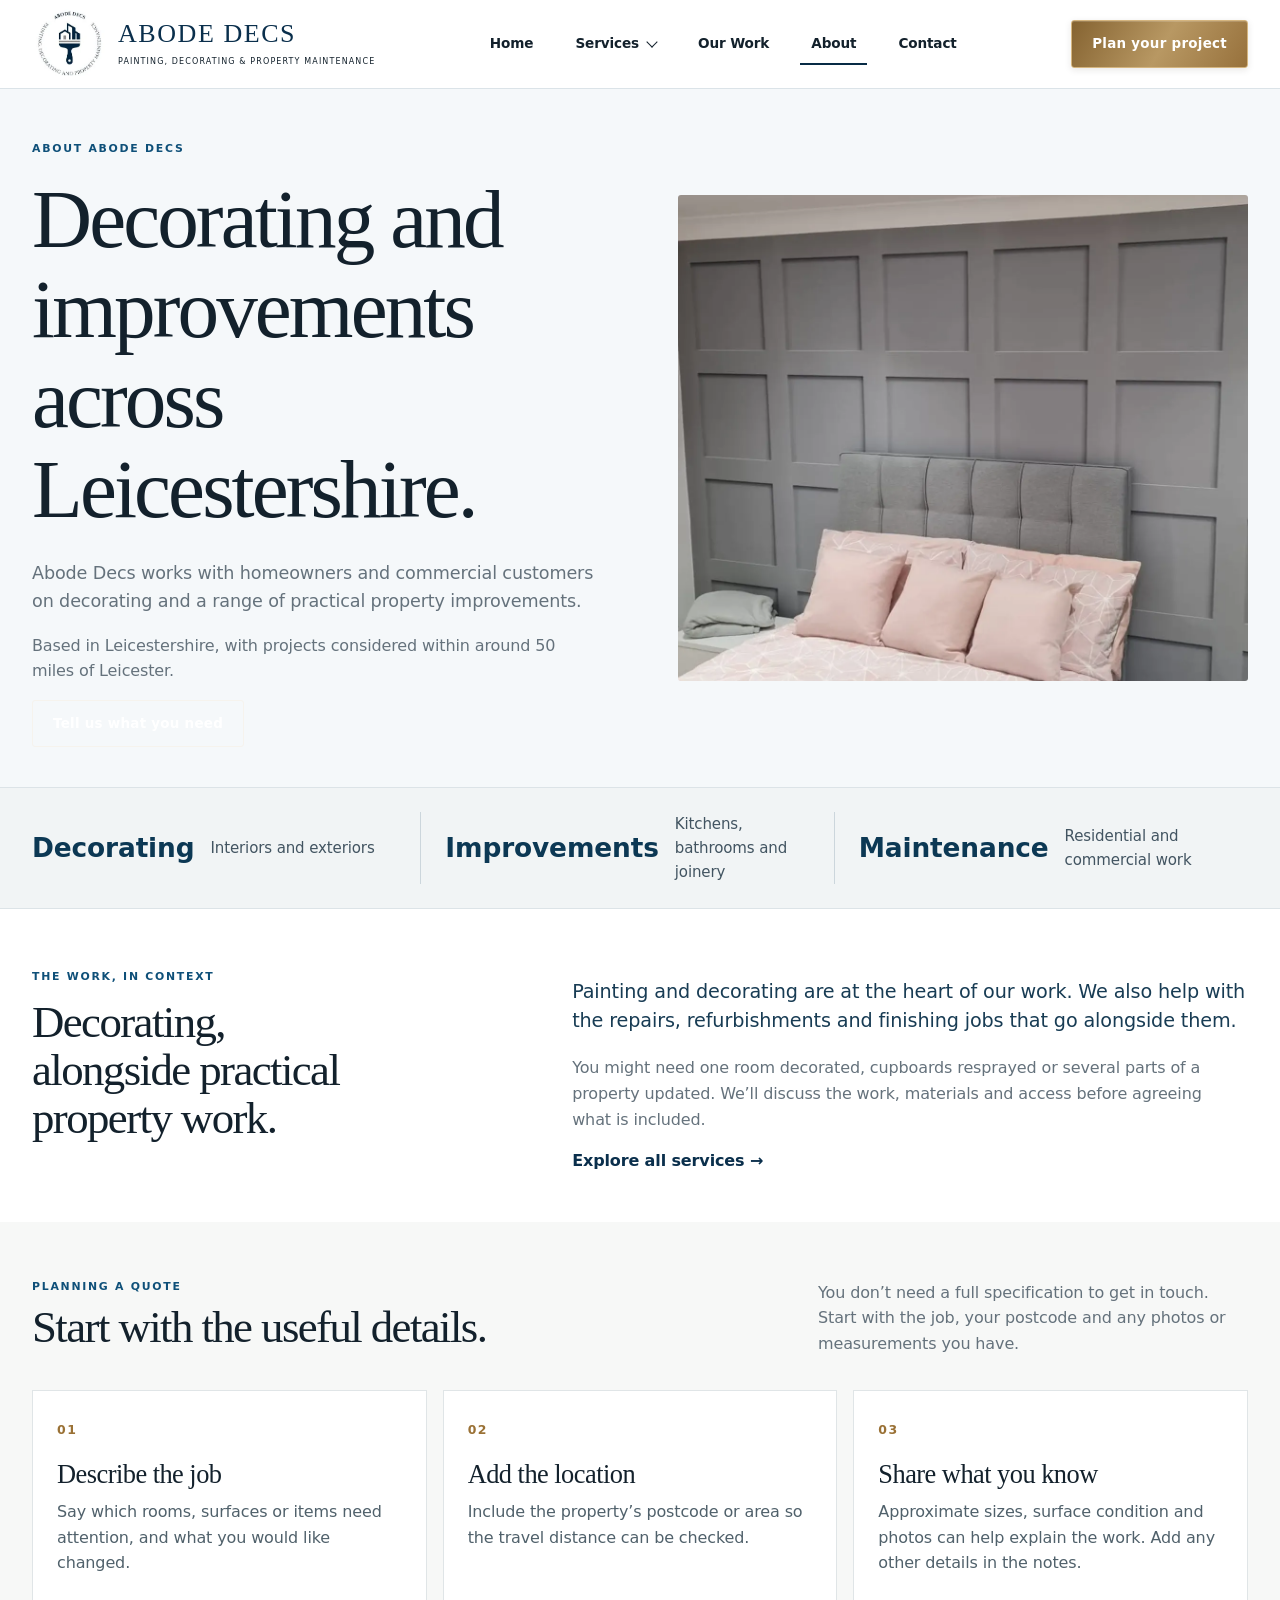
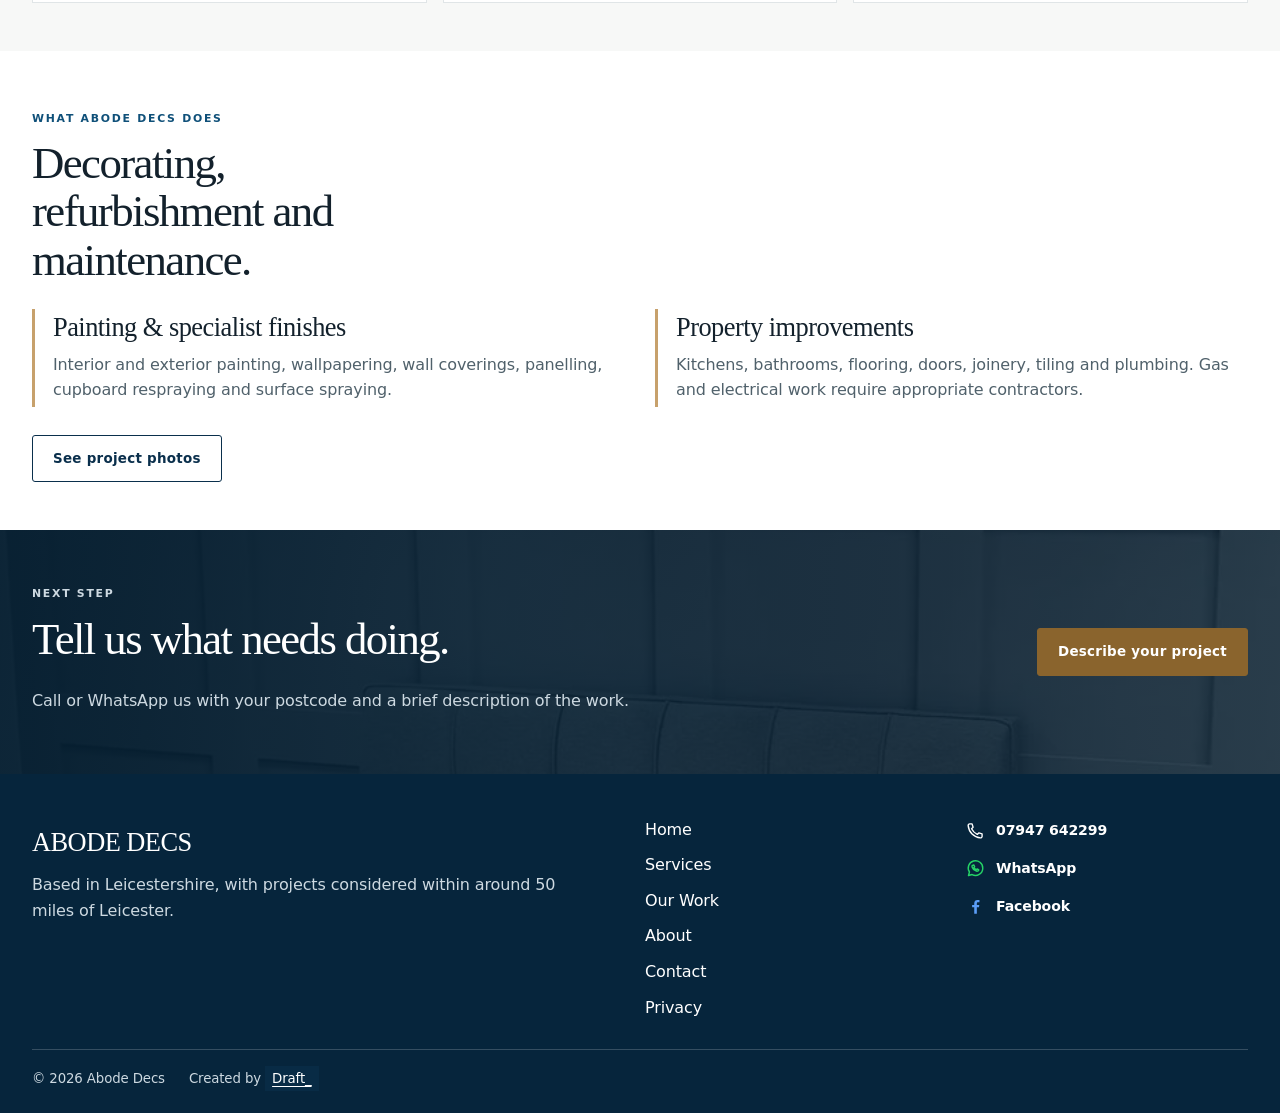
<file: about.html>
<!doctype html><html lang="en-GB"><head><meta charset="utf-8"><meta name="viewport" content="width=device-width,initial-scale=1"><title>About | Abode Decs</title><meta name="description" content="Meet Abode Decs, a Leicestershire painting, decorating and property improvement business working with homeowners and commercial customers."><link rel="stylesheet" href="assets/style.css?v=43"><script src="assets/config.js?v=16" defer></script><script src="assets/site.js?v=31" defer></script></head><body><a class="skip" href="#main">Skip to content</a><header class="header"><div class="wrap nav"><a href="index.html" class="brand"><img class="" src="assets/image-3.webp" alt="Abode Decs logo" loading="lazy" width="1200" height="900"><span><strong>ABODE DECS</strong><small>PAINTING, DECORATING & PROPERTY MAINTENANCE</small></span></a><nav id="navigation" class="nav-links" aria-label="Main navigation"><a href="index.html" >Home</a><details><summary>Services</summary><div class="submenu"><a href="painting-decorating.html">Painting & Decorating</a><a href="spraying.html">uPVC & Surface Spraying</a><a href="property-improvements.html">Kitchens & Bathrooms</a><a href="flooring-joinery.html">Flooring, Doors & Joinery</a><a href="commercial-maintenance.html">Commercial Property Maintenance</a></div></details><a href="our-work.html" >Our Work</a><a href="about.html" aria-current="page">About</a><a href="contact.html" >Contact</a></nav><a class="button " style="box-shadow:none" href="contact.html">Plan your project <span aria-hidden="true">↗</span></a><button class="menu-toggle" aria-expanded="false" aria-controls="navigation" aria-label="Open navigation menu"><span class="hamburger-icon" aria-hidden="true"><span></span><span></span><span></span></span></button></div></header><main id="main">
<section class="page-hero about-hero"><div class="wrap split"><div><p class="eyebrow">About Abode Decs</p><h1>Decorating and improvements across Leicestershire.</h1><p class="intro">Abode Decs works with homeowners and commercial customers on decorating and a range of practical property improvements.</p><p>Based in Leicestershire, with projects considered within around 50 miles of Leicester.</p><a class="button" href="contact.html">Tell us what you need <span aria-hidden="true">↗</span></a></div><img class="about-hero-image" src="assets/work-bedroom-panelling.webp" alt="Bedroom with a painted panelled feature wall" loading="lazy" width="1200" height="900"></div></section>
<section class="about-proof" aria-label="Abode Decs at a glance"><div class="wrap about-proof-grid"><div class="about-proof-item"><strong>Decorating</strong><span>Interiors and exteriors</span></div><div class="about-proof-item"><strong>Improvements</strong><span>Kitchens, bathrooms and joinery</span></div><div class="about-proof-item"><strong>Maintenance</strong><span>Residential and commercial work</span></div></div></section>
<section class="section about-story"><div class="wrap about-story-grid"><div><p class="eyebrow">The work, in context</p><h2>Decorating, alongside practical property work.</h2></div><div><p class="about-lead">Painting and decorating are at the heart of our work. We also help with the repairs, refurbishments and finishing jobs that go alongside them.</p><p>You might need one room decorated, cupboards resprayed or several parts of a property updated. We’ll discuss the work, materials and access before agreeing what is included.</p><a class="text-link" href="index.html#services">Explore all services →</a></div></div></section>
<section class="section about-approach"><div class="wrap"><div class="section-head"><div><p class="eyebrow">Planning a quote</p><h2>Start with the useful details.</h2></div><p>You don’t need a full specification to get in touch. Start with the job, your postcode and any photos or measurements you have.</p></div><div class="about-approach-grid"><article><span class="about-number">01</span><h3>Describe the job</h3><p>Say which rooms, surfaces or items need attention, and what you would like changed.</p></article><article><span class="about-number">02</span><h3>Add the location</h3><p>Include the property’s postcode or area so the travel distance can be checked.</p></article><article><span class="about-number">03</span><h3>Share what you know</h3><p>Approximate sizes, surface condition and photos can help explain the work. Add any other details in the notes.</p></article></div></div></section>
<section class="section about-scope"><div class="wrap"><div class="about-scope-heading"><p class="eyebrow">What Abode Decs does</p><h2>Decorating, refurbishment and maintenance.</h2></div><div class="about-scope-grid"><div><h3>Painting & specialist finishes</h3><p>Interior and exterior painting, wallpapering, wall coverings, panelling, cupboard respraying and surface spraying.</p></div><div><h3>Property improvements</h3><p>Kitchens, bathrooms, flooring, doors, joinery, tiling and plumbing. Gas and electrical work require appropriate contractors.</p></div></div><a class="button secondary" href="our-work.html">See project photos <span aria-hidden="true">↗</span></a></div></section>
</main><section class="cta"><div class="wrap"><div><p class="eyebrow">Next step</p><h2>Tell us what needs doing.</h2><p>Call or WhatsApp us with your postcode and a brief description of the work.</p></div><a class="button " style="box-shadow:none" href="contact.html">Describe your project <span aria-hidden="true">↗</span></a></div></section><footer class="footer"><div class="wrap"><div class="footer-grid"><div><h3>ABODE DECS</h3><p>Based in Leicestershire, with projects considered within around 50 miles of Leicester.</p></div><nav aria-label="Footer navigation"><a href="index.html">Home</a><a href="index.html#services">Services</a><a href="our-work.html">Our Work</a><a href="about.html">About</a><a href="contact.html">Contact</a><a href="privacy.html">Privacy</a></nav><div class="footer-contact-actions" aria-label="Contact Abode Decs"><a class="footer-action footer-action-call" href="tel:+447947642299"><span class="footer-action-icon" aria-hidden="true"><svg viewBox="0 0 24 24"><path d="M5.5 3.5h3l1.2 4-1.8 1.8a15 15 0 0 0 6.8 6.8l1.8-1.8 4 1.2v3c0 1-1 1.8-2 1.7C10.6 19.4 4.6 13.4 3.8 5.5c-.1-1 .7-2 1.7-2z"/></svg></span><span class="footer-action-copy"><strong>07947 642299</strong></span><span class="footer-action-arrow" aria-hidden="true">↗</span></a><a class="footer-action footer-action-whatsapp" href="https://wa.me/447947642299"><span class="footer-action-icon" aria-hidden="true"><svg viewBox="0 0 24 24"><path d="M20.3 11.6a8.3 8.3 0 0 1-12.2 7.3L4 20l1.1-4A8.3 8.3 0 1 1 20.3 11.6Z"/><path d="M9 8.4c.2-.4.4-.4.7-.4h.5l.8 1.9-.8.9c.6 1.2 1.5 2 2.7 2.6l.9-.8 1.8.8v.5c0 .4-.2.7-.6.9-.6.3-1.3.4-2 .2-2.3-.7-4.1-2.4-4.8-4.5-.3-.8-.2-1.5.1-2.1Z"/></svg></span><span class="footer-action-copy"><strong>WhatsApp</strong></span><span class="footer-action-arrow" aria-hidden="true">↗</span></a><a class="footer-action footer-action-facebook" href="https://www.facebook.com/Abodedecs/"><span class="footer-action-icon" aria-hidden="true"><svg viewBox="0 0 24 24"><path d="M13.7 21v-8h2.7l.4-3h-3.1V8.1c0-.9.3-1.5 1.6-1.5H17V3.9c-.3 0-1.3-.1-2.5-.1-2.5 0-4.1 1.5-4.1 4.2V10H7.7v3h2.7v8z"/></svg></span><span class="footer-action-copy"><strong>Facebook</strong></span><span class="footer-action-arrow" aria-hidden="true">↗</span></a></div></div><small class="footer-credit"><span>© 2026 Abode Decs</span><span>Created by <a href="https://www.draftstudio.co.uk" target="_blank" rel="noopener noreferrer">Draft_</a></span></small></div></footer><dialog aria-label="Enlarged project image"><div class="lightbox-head"><span>ABODE DECS / PROJECT GALLERY</span><button type="button">Close ✕</button></div><img alt=""><div class="lightbox-controls"><button class="lightbox-prev" type="button" aria-label="Previous photo">←</button><p></p><button class="lightbox-next" type="button" aria-label="Next photo">→</button></div></dialog></body></html>
</file>
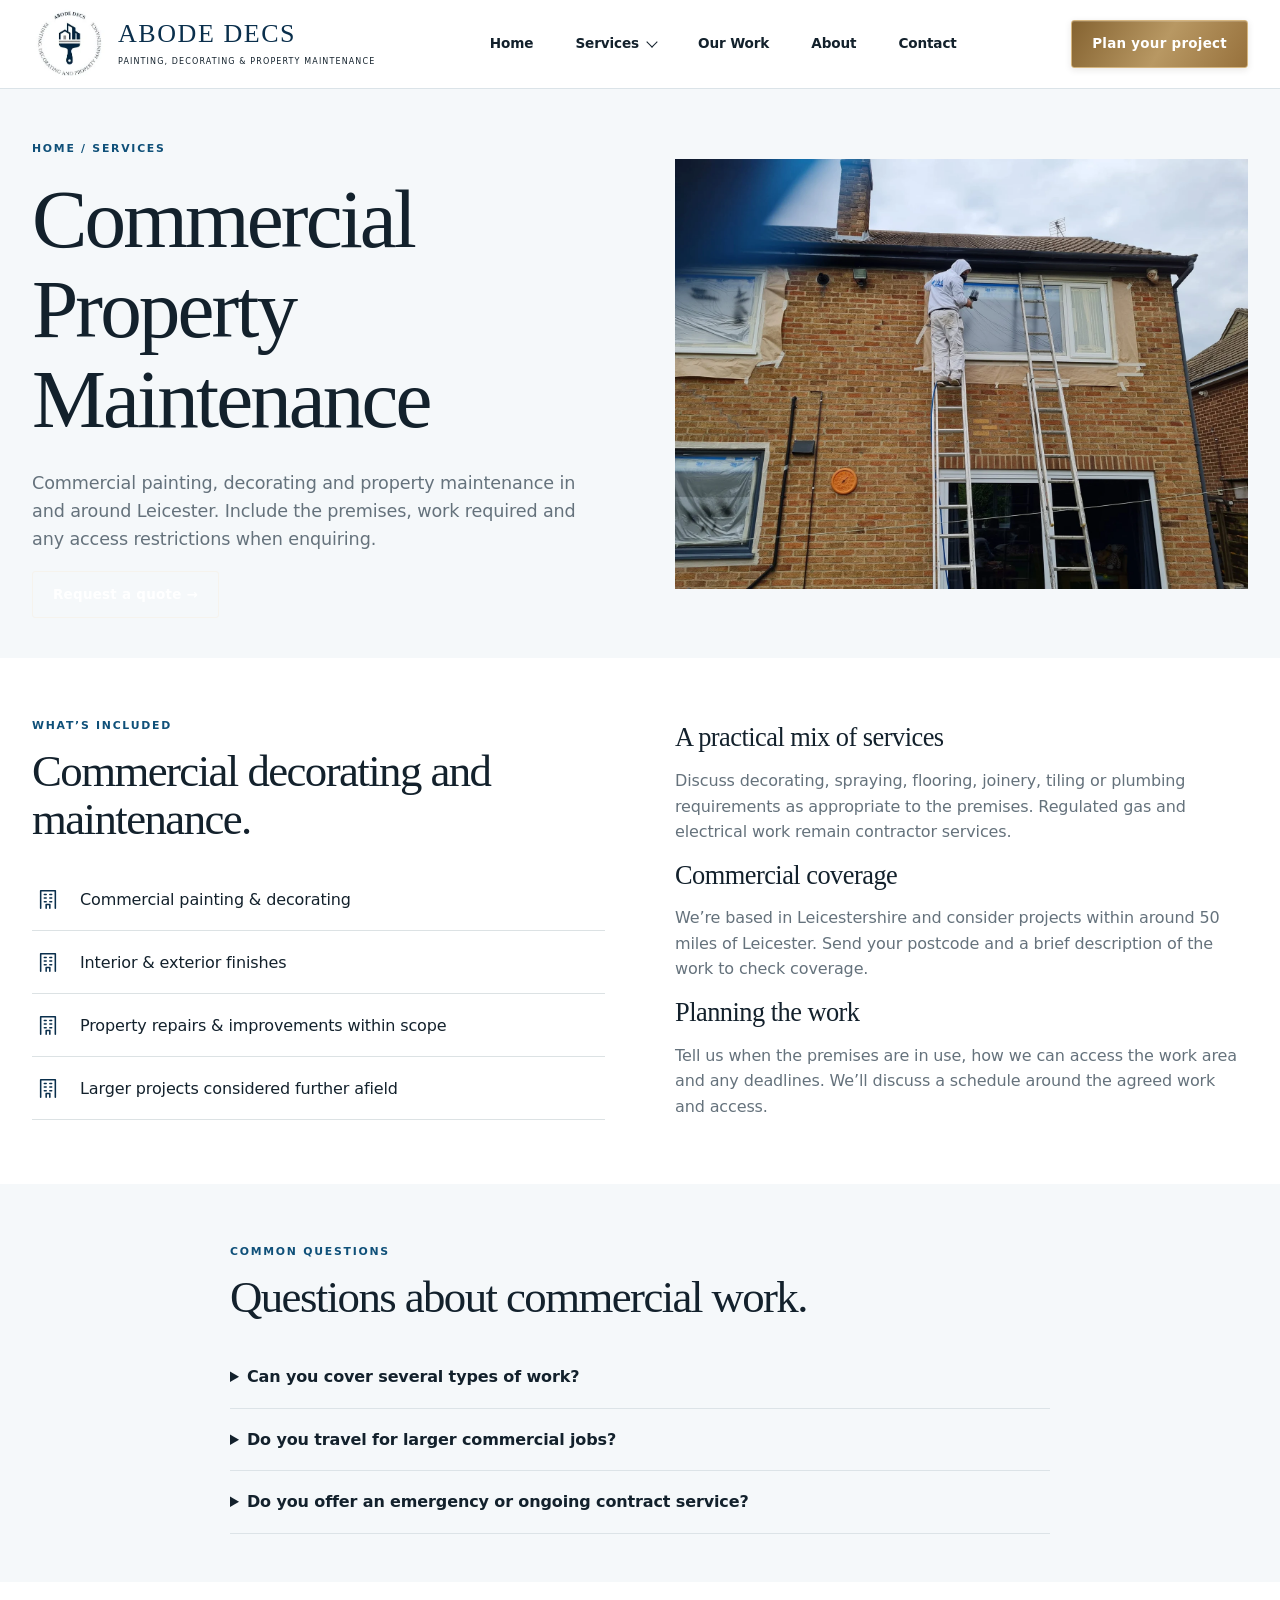
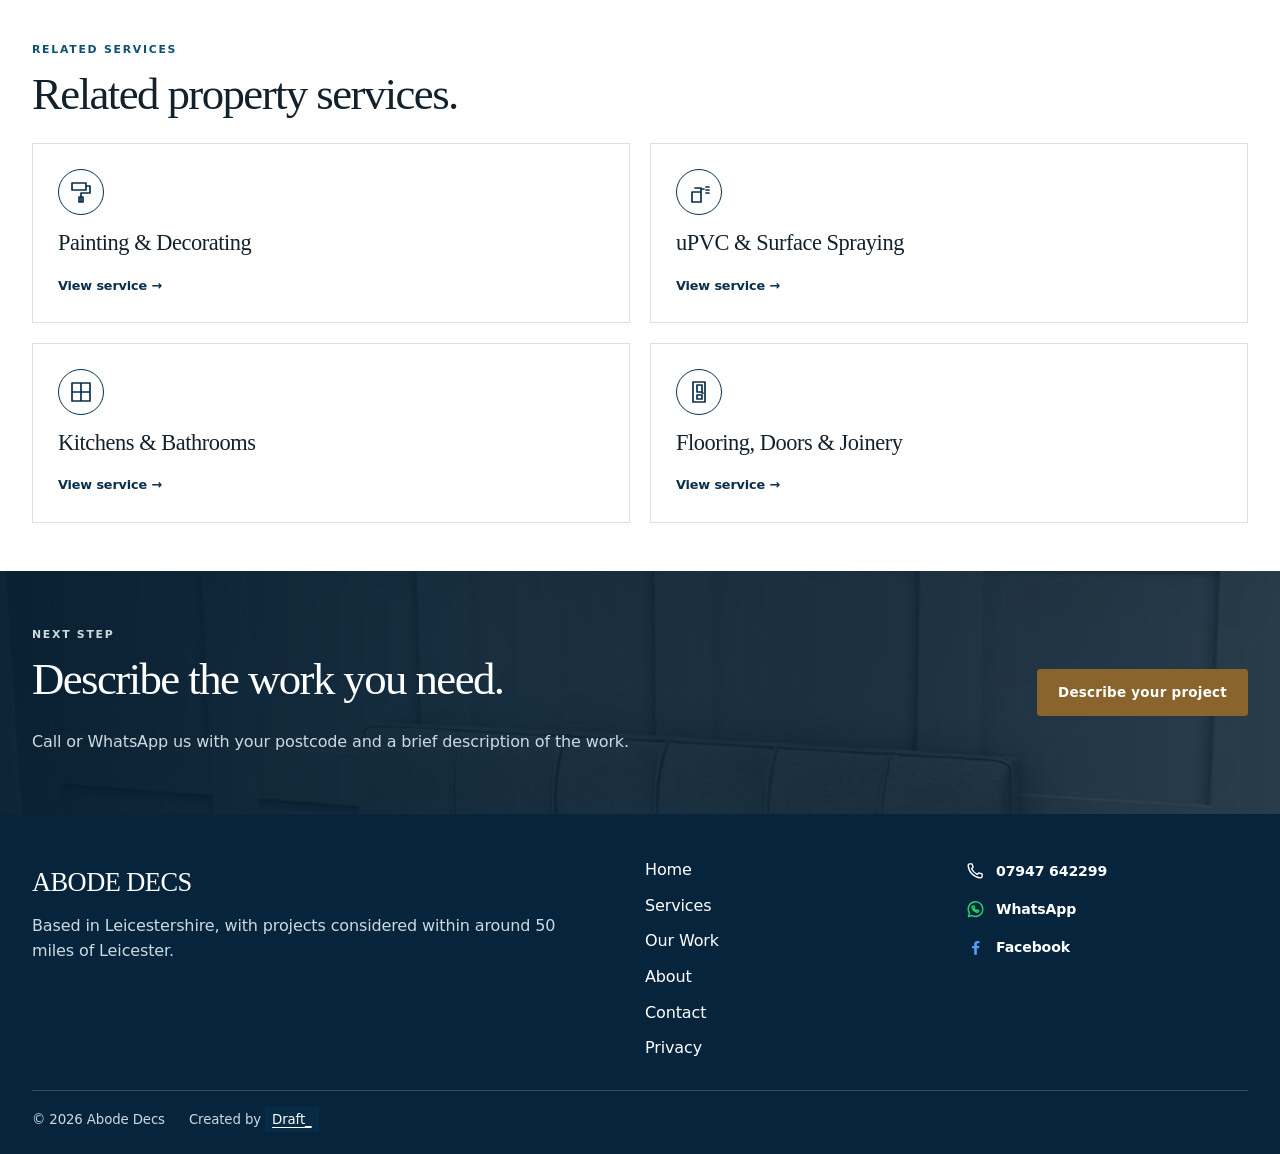
<file: commercial-maintenance.html>
<!doctype html><html lang="en-GB"><head><meta charset="utf-8"><meta name="viewport" content="width=device-width,initial-scale=1"><title>Commercial Property Maintenance | Abode Decs</title><meta name="description" content="Commercial painting, decorating and property maintenance in Leicester and surrounding areas. Larger jobs may be considered up to around 50 miles away."><link rel="stylesheet" href="assets/style.css?v=43"><script src="assets/config.js?v=16" defer></script><script src="assets/site.js?v=31" defer></script></head><body><a class="skip" href="#main">Skip to content</a><header class="header"><div class="wrap nav"><a href="index.html" class="brand"><img class="" src="assets/image-3.webp" alt="Abode Decs logo" loading="lazy" width="1200" height="900"><span><strong>ABODE DECS</strong><small>PAINTING, DECORATING & PROPERTY MAINTENANCE</small></span></a><nav id="navigation" class="nav-links" aria-label="Main navigation"><a href="index.html" >Home</a><details><summary>Services</summary><div class="submenu"><a href="services.html">All services</a><a href="painting-decorating.html">Painting & Decorating</a><a href="spraying.html">uPVC & Surface Spraying</a><a href="property-improvements.html">Kitchens & Bathrooms</a><a href="flooring-joinery.html">Flooring, Doors & Joinery</a><a href="commercial-maintenance.html">Commercial Property Maintenance</a></div></details><a href="our-work.html" >Our Work</a><a href="about.html" >About</a><a href="contact.html" >Contact</a></nav><a class="button " style="box-shadow:none" href="contact.html">Plan your project <span aria-hidden="true">↗</span></a><button class="menu-toggle" aria-expanded="false" aria-controls="navigation" aria-label="Open navigation menu"><span class="hamburger-icon" aria-hidden="true"><span></span><span></span><span></span></span></button></div></header><main id="main"><section class="page-hero"><div class="wrap split"><div><p class="eyebrow"><a href="index.html">Home</a> / <a href="services.html">Services</a></p><h1>Commercial Property Maintenance</h1><p class="intro">Commercial painting, decorating and property maintenance in and around Leicester. Include the premises, work required and any access restrictions when enquiring.</p><a class="button" href="contact.html">Request a quote →</a></div><img src="assets/image-7.webp" alt="Commercial Property Maintenance" loading="lazy" width="1200" height="900"></div></section><section class="section"><div class="wrap split"><div><p class="eyebrow">What’s included</p><h2>Commercial decorating and maintenance.</h2><ul class="inclusions"><li><span class="symbol" aria-hidden="true"><svg viewBox="0 0 24 24"><path d="M4 22V3h16v19 M8 7h2 M14 7h2 M8 11h2 M14 11h2 M8 15h2 M14 15h2 M10 22v-4h4v4"/></svg></span><span>Commercial painting & decorating</span></li><li><span class="symbol" aria-hidden="true"><svg viewBox="0 0 24 24"><path d="M4 22V3h16v19 M8 7h2 M14 7h2 M8 11h2 M14 11h2 M8 15h2 M14 15h2 M10 22v-4h4v4"/></svg></span><span>Interior & exterior finishes</span></li><li><span class="symbol" aria-hidden="true"><svg viewBox="0 0 24 24"><path d="M4 22V3h16v19 M8 7h2 M14 7h2 M8 11h2 M14 11h2 M8 15h2 M14 15h2 M10 22v-4h4v4"/></svg></span><span>Property repairs & improvements within scope</span></li><li><span class="symbol" aria-hidden="true"><svg viewBox="0 0 24 24"><path d="M4 22V3h16v19 M8 7h2 M14 7h2 M8 11h2 M14 11h2 M8 15h2 M14 15h2 M10 22v-4h4v4"/></svg></span><span>Larger projects considered further afield</span></li></ul></div><div><h3>A practical mix of services</h3><p>Discuss decorating, spraying, flooring, joinery, tiling or plumbing requirements as appropriate to the premises. Regulated gas and electrical work remain contractor services.</p><h3>Commercial coverage</h3><p>We’re based in Leicestershire and consider projects within around 50 miles of Leicester. Send your postcode and a brief description of the work to check coverage.</p><h3>Planning the work</h3><p>Tell us when the premises are in use, how we can access the work area and any deadlines. We’ll discuss a schedule around the agreed work and access.</p></div></div></section><section class="section sand"><div class="wrap narrow"><p class="eyebrow">Common questions</p><h2>Questions about commercial work.</h2><details><summary>Can you cover several types of work?</summary><p>Yes, where the work falls within the services offered. Include all requirements in your enquiry so the scope can be assessed.</p></details><details><summary>Do you travel for larger commercial jobs?</summary><p>Larger projects may be considered up to around 50 miles from Leicester. Share the address and project details.</p></details><details><summary>Do you offer an emergency or ongoing contract service?</summary><p>Please call to check availability for urgent work. If you need ongoing maintenance, contact us to discuss what is required.</p></details></div></section><section class="section"><div class="wrap"><p class="eyebrow">Related services</p><h2>Related property services.</h2><div class="related"><a href="painting-decorating.html"><span class="symbol" aria-hidden="true"><svg viewBox="0 0 24 24"><path d="M3 3h14v7H3z M17 6h4v7h-9v9 M10 17h4v5h-4z"/></svg></span><h3>Painting & Decorating</h3><span>View service →</span></a><a href="spraying.html"><span class="symbol" aria-hidden="true"><svg viewBox="0 0 24 24"><path d="M5 12h9v10H5z M8 8h6v4 M14 9h3 M19 7h3 M19 10h3 M19 13h3"/></svg></span><h3>uPVC & Surface Spraying</h3><span>View service →</span></a><a href="property-improvements.html"><span class="symbol" aria-hidden="true"><svg viewBox="0 0 24 24"><path d="M3 3h18v18H3z M3 12h18 M12 3v18"/></svg></span><h3>Kitchens & Bathrooms</h3><span>View service →</span></a><a href="flooring-joinery.html"><span class="symbol" aria-hidden="true"><svg viewBox="0 0 24 24"><path d="M6 2h12v20H6z M10 5h5v7h-5z M10 15h5v4h-5z M15 13h1"/></svg></span><h3>Flooring, Doors & Joinery</h3><span>View service →</span></a></div></div></section></main><section class="cta"><div class="wrap"><div><p class="eyebrow">Next step</p><h2>Describe the work you need.</h2><p>Call or WhatsApp us with your postcode and a brief description of the work.</p></div><a class="button " style="box-shadow:none" href="contact.html">Describe your project <span aria-hidden="true">↗</span></a></div></section><footer class="footer"><div class="wrap"><div class="footer-grid"><div><h3>ABODE DECS</h3><p>Based in Leicestershire, with projects considered within around 50 miles of Leicester.</p></div><nav aria-label="Footer navigation"><a href="index.html">Home</a><a href="services.html">Services</a><a href="our-work.html">Our Work</a><a href="about.html">About</a><a href="contact.html">Contact</a><a href="privacy.html">Privacy</a></nav><div class="footer-contact-actions" aria-label="Contact Abode Decs"><a class="footer-action footer-action-call" href="tel:+447947642299"><span class="footer-action-icon" aria-hidden="true"><svg viewBox="0 0 24 24"><path d="M5.5 3.5h3l1.2 4-1.8 1.8a15 15 0 0 0 6.8 6.8l1.8-1.8 4 1.2v3c0 1-1 1.8-2 1.7C10.6 19.4 4.6 13.4 3.8 5.5c-.1-1 .7-2 1.7-2z"/></svg></span><span class="footer-action-copy"><strong>07947 642299</strong></span><span class="footer-action-arrow" aria-hidden="true">↗</span></a><a class="footer-action footer-action-whatsapp" href="https://wa.me/447947642299"><span class="footer-action-icon" aria-hidden="true"><svg viewBox="0 0 24 24"><path d="M20.3 11.6a8.3 8.3 0 0 1-12.2 7.3L4 20l1.1-4A8.3 8.3 0 1 1 20.3 11.6Z"/><path d="M9 8.4c.2-.4.4-.4.7-.4h.5l.8 1.9-.8.9c.6 1.2 1.5 2 2.7 2.6l.9-.8 1.8.8v.5c0 .4-.2.7-.6.9-.6.3-1.3.4-2 .2-2.3-.7-4.1-2.4-4.8-4.5-.3-.8-.2-1.5.1-2.1Z"/></svg></span><span class="footer-action-copy"><strong>WhatsApp</strong></span><span class="footer-action-arrow" aria-hidden="true">↗</span></a><a class="footer-action footer-action-facebook" href="https://www.facebook.com/Abodedecs/"><span class="footer-action-icon" aria-hidden="true"><svg viewBox="0 0 24 24"><path d="M13.7 21v-8h2.7l.4-3h-3.1V8.1c0-.9.3-1.5 1.6-1.5H17V3.9c-.3 0-1.3-.1-2.5-.1-2.5 0-4.1 1.5-4.1 4.2V10H7.7v3h2.7v8z"/></svg></span><span class="footer-action-copy"><strong>Facebook</strong></span><span class="footer-action-arrow" aria-hidden="true">↗</span></a></div></div><small class="footer-credit"><span>© 2026 Abode Decs</span><span>Created by <a href="https://www.draftstudio.co.uk" target="_blank" rel="noopener noreferrer">Draft_</a></span></small></div></footer><dialog aria-label="Enlarged project image"><div class="lightbox-head"><span>ABODE DECS / PROJECT GALLERY</span><button type="button">Close ✕</button></div><img alt=""><div class="lightbox-controls"><button class="lightbox-prev" type="button" aria-label="Previous photo">←</button><p></p><button class="lightbox-next" type="button" aria-label="Next photo">→</button></div></dialog></body></html>
</file>
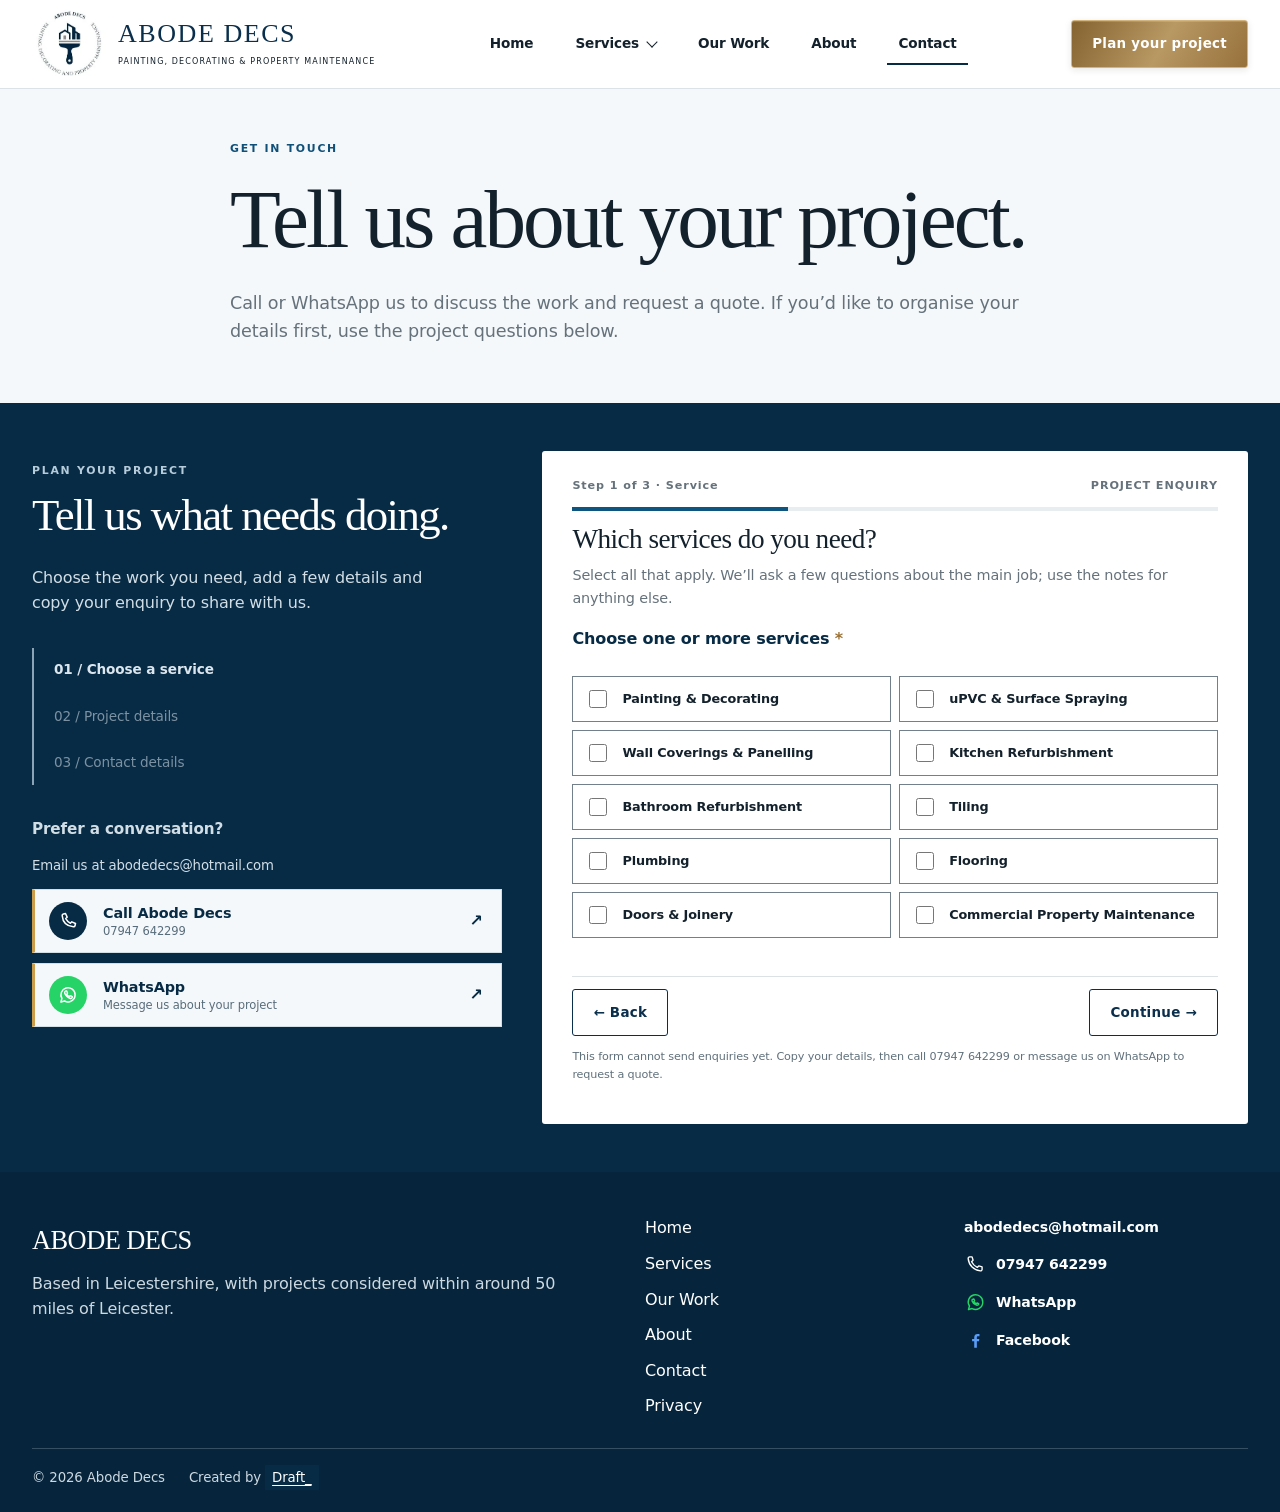
<file: contact.html>
<!doctype html><html lang="en-GB"><head><meta charset="utf-8"><meta name="viewport" content="width=device-width,initial-scale=1"><title>Contact | Abode Decs</title><meta name="description" content="Tell Abode Decs about painting, decorating or home improvements in Leicestershire. Call or WhatsApp to request a quote; the enquiry form is not connected to email yet."><link rel="stylesheet" href="assets/style.css?v=43"><script src="assets/config.js?v=16" defer></script><script src="assets/site.js?v=31" defer></script></head><body><a class="skip" href="#main">Skip to content</a><header class="header"><div class="wrap nav"><a href="index.html" class="brand"><img class="" src="assets/image-3.webp" alt="Abode Decs logo" loading="lazy" width="1200" height="900"><span><strong>ABODE DECS</strong><small>PAINTING, DECORATING & PROPERTY MAINTENANCE</small></span></a><nav id="navigation" class="nav-links" aria-label="Main navigation"><a href="index.html" >Home</a><details><summary>Services</summary><div class="submenu"><a href="painting-decorating.html">Painting & Decorating</a><a href="spraying.html">uPVC & Surface Spraying</a><a href="property-improvements.html">Kitchens & Bathrooms</a><a href="flooring-joinery.html">Flooring, Doors & Joinery</a><a href="commercial-maintenance.html">Commercial Property Maintenance</a></div></details><a href="our-work.html" >Our Work</a><a href="about.html" >About</a><a href="contact.html" aria-current="page">Contact</a></nav><a class="button " style="box-shadow:none" href="contact.html">Plan your project <span aria-hidden="true">↗</span></a><button class="menu-toggle" aria-expanded="false" aria-controls="navigation" aria-label="Open navigation menu"><span class="hamburger-icon" aria-hidden="true"><span></span><span></span><span></span></span></button></div></header><main id="main"><section class="page-hero"><div class="wrap narrow"><p class="eyebrow">Get in touch</p><h1>Tell us about your project.</h1><p class="intro">Call or WhatsApp us to discuss the work and request a quote. If you’d like to organise your details first, use the project questions below.</p></div></section><section class="quote-app-section"><div class="wrap quote-app-layout"><aside><p class="eyebrow">Plan your project</p><h2>Tell us what needs doing.</h2><p>Choose the work you need, add a few details and copy your enquiry to share with us.</p><div class="quote-side"><span class="current">01 / Choose a service</span><span>02 / Project details</span><span>03 / Contact details</span></div><p class="small conversation-prompt">Prefer a conversation?</p><p class="small">Email us at <a href="mailto:abodedecs@hotmail.com">abodedecs@hotmail.com</a></p><div class="conversation-actions"><a class="conversation-link" href="tel:+447947642299"><span class="conversation-icon" aria-hidden="true"><svg viewBox="0 0 24 24"><path d="M6.6 3.5 9 3l2 4.4-1.7 1.7a14 14 0 0 0 5.6 5.6l1.7-1.7 4.4 2-.5 2.4c-.2 1-1.1 1.7-2.1 1.6C10.6 18.3 5.7 13.4 5 5.6c-.1-1 .6-1.9 1.6-2.1Z"/></svg></span><span><strong>Call Abode Decs</strong><small>07947 642299</small></span><span class="conversation-arrow" aria-hidden="true">↗</span></a><a class="conversation-link" href="https://wa.me/447947642299"><span class="conversation-icon conversation-icon-whatsapp" aria-hidden="true"><svg viewBox="0 0 24 24"><path d="M20.5 11.7a8.5 8.5 0 0 1-12.6 7.5l-4.4 1.2 1.2-4.3a8.5 8.5 0 1 1 15.8-4.4Z"/><path d="M8.7 7.7c.3-.5.5-.5.8-.5h.6c.2 0 .4.1.5.4l.8 1.8c.1.2.1.4-.1.6l-.6.7c-.2.2-.2.4-.1.6.6 1.1 1.4 1.9 2.5 2.5.2.1.4.1.6-.1l.7-.7c.2-.2.4-.2.6-.1l1.8.8c.3.1.4.3.4.5 0 .4-.2 1.1-.6 1.4-.5.5-1.2.7-1.9.5-1.3-.3-2.8-1.1-4.2-2.5s-2.2-2.9-2.5-4.2c-.1-.6.1-1.3.7-1.7Z"/></svg></span><span><strong>WhatsApp</strong><small>Message us about your project</small></span><span class="conversation-arrow" aria-hidden="true">↗</span></a></div></aside><div class="quote-app"><div class="quote-progress"><span id="quote-step-label">Step 1 of 3 · Service</span><span>PROJECT ENQUIRY</span></div><div class="progress-track"><div id="quote-progress-fill"></div></div><form id="quote-wizard" novalidate><div id="quote-step"></div><p id="quote-error" role="alert"></p><div class="quote-actions"><button id="quote-back" type="button" class="button secondary">← Back</button><button id="quote-next" type="submit" class="button">Continue →</button></div></form><p class="quote-draft-note">This form cannot send enquiries yet. Copy your details, then call 07947 642299 or message us on WhatsApp to request a quote.</p><noscript>JavaScript is needed for this enquiry journey. Please call or use WhatsApp instead.</noscript></div></div></section></main><footer class="footer"><div class="wrap"><div class="footer-grid"><div><h3>ABODE DECS</h3><p>Based in Leicestershire, with projects considered within around 50 miles of Leicester.</p></div><nav aria-label="Footer navigation"><a href="index.html">Home</a><a href="index.html#services">Services</a><a href="our-work.html">Our Work</a><a href="about.html">About</a><a href="contact.html">Contact</a><a href="privacy.html">Privacy</a></nav><div class="footer-contact-actions" aria-label="Contact Abode Decs"><a class="footer-action footer-action-email" href="mailto:abodedecs@hotmail.com"><span class="footer-action-copy"><strong>abodedecs@hotmail.com</strong></span><span class="footer-action-arrow" aria-hidden="true">↗</span></a><a class="footer-action footer-action-call" href="tel:+447947642299"><span class="footer-action-icon" aria-hidden="true"><svg viewBox="0 0 24 24"><path d="M5.5 3.5h3l1.2 4-1.8 1.8a15 15 0 0 0 6.8 6.8l1.8-1.8 4 1.2v3c0 1-1 1.8-2 1.7C10.6 19.4 4.6 13.4 3.8 5.5c-.1-1 .7-2 1.7-2z"/></svg></span><span class="footer-action-copy"><strong>07947 642299</strong></span><span class="footer-action-arrow" aria-hidden="true">↗</span></a><a class="footer-action footer-action-whatsapp" href="https://wa.me/447947642299"><span class="footer-action-icon" aria-hidden="true"><svg viewBox="0 0 24 24"><path d="M20.3 11.6a8.3 8.3 0 0 1-12.2 7.3L4 20l1.1-4A8.3 8.3 0 1 1 20.3 11.6Z"/><path d="M9 8.4c.2-.4.4-.4.7-.4h.5l.8 1.9-.8.9c.6 1.2 1.5 2 2.7 2.6l.9-.8 1.8.8v.5c0 .4-.2.7-.6.9-.6.3-1.3.4-2 .2-2.3-.7-4.1-2.4-4.8-4.5-.3-.8-.2-1.5.1-2.1Z"/></svg></span><span class="footer-action-copy"><strong>WhatsApp</strong></span><span class="footer-action-arrow" aria-hidden="true">↗</span></a><a class="footer-action footer-action-facebook" href="https://www.facebook.com/Abodedecs/"><span class="footer-action-icon" aria-hidden="true"><svg viewBox="0 0 24 24"><path d="M13.7 21v-8h2.7l.4-3h-3.1V8.1c0-.9.3-1.5 1.6-1.5H17V3.9c-.3 0-1.3-.1-2.5-.1-2.5 0-4.1 1.5-4.1 4.2V10H7.7v3h2.7v8z"/></svg></span><span class="footer-action-copy"><strong>Facebook</strong></span><span class="footer-action-arrow" aria-hidden="true">↗</span></a></div></div><small class="footer-credit"><span>© 2026 Abode Decs</span><span>Created by <a href="https://www.draftstudio.co.uk" target="_blank" rel="noopener noreferrer">Draft_</a></span></small></div></footer><dialog aria-label="Enlarged project image"><div class="lightbox-head"><span>ABODE DECS / PROJECT GALLERY</span><button type="button">Close ✕</button></div><img alt=""><div class="lightbox-controls"><button class="lightbox-prev" type="button" aria-label="Previous photo">←</button><p></p><button class="lightbox-next" type="button" aria-label="Next photo">→</button></div></dialog></body></html>
</file>
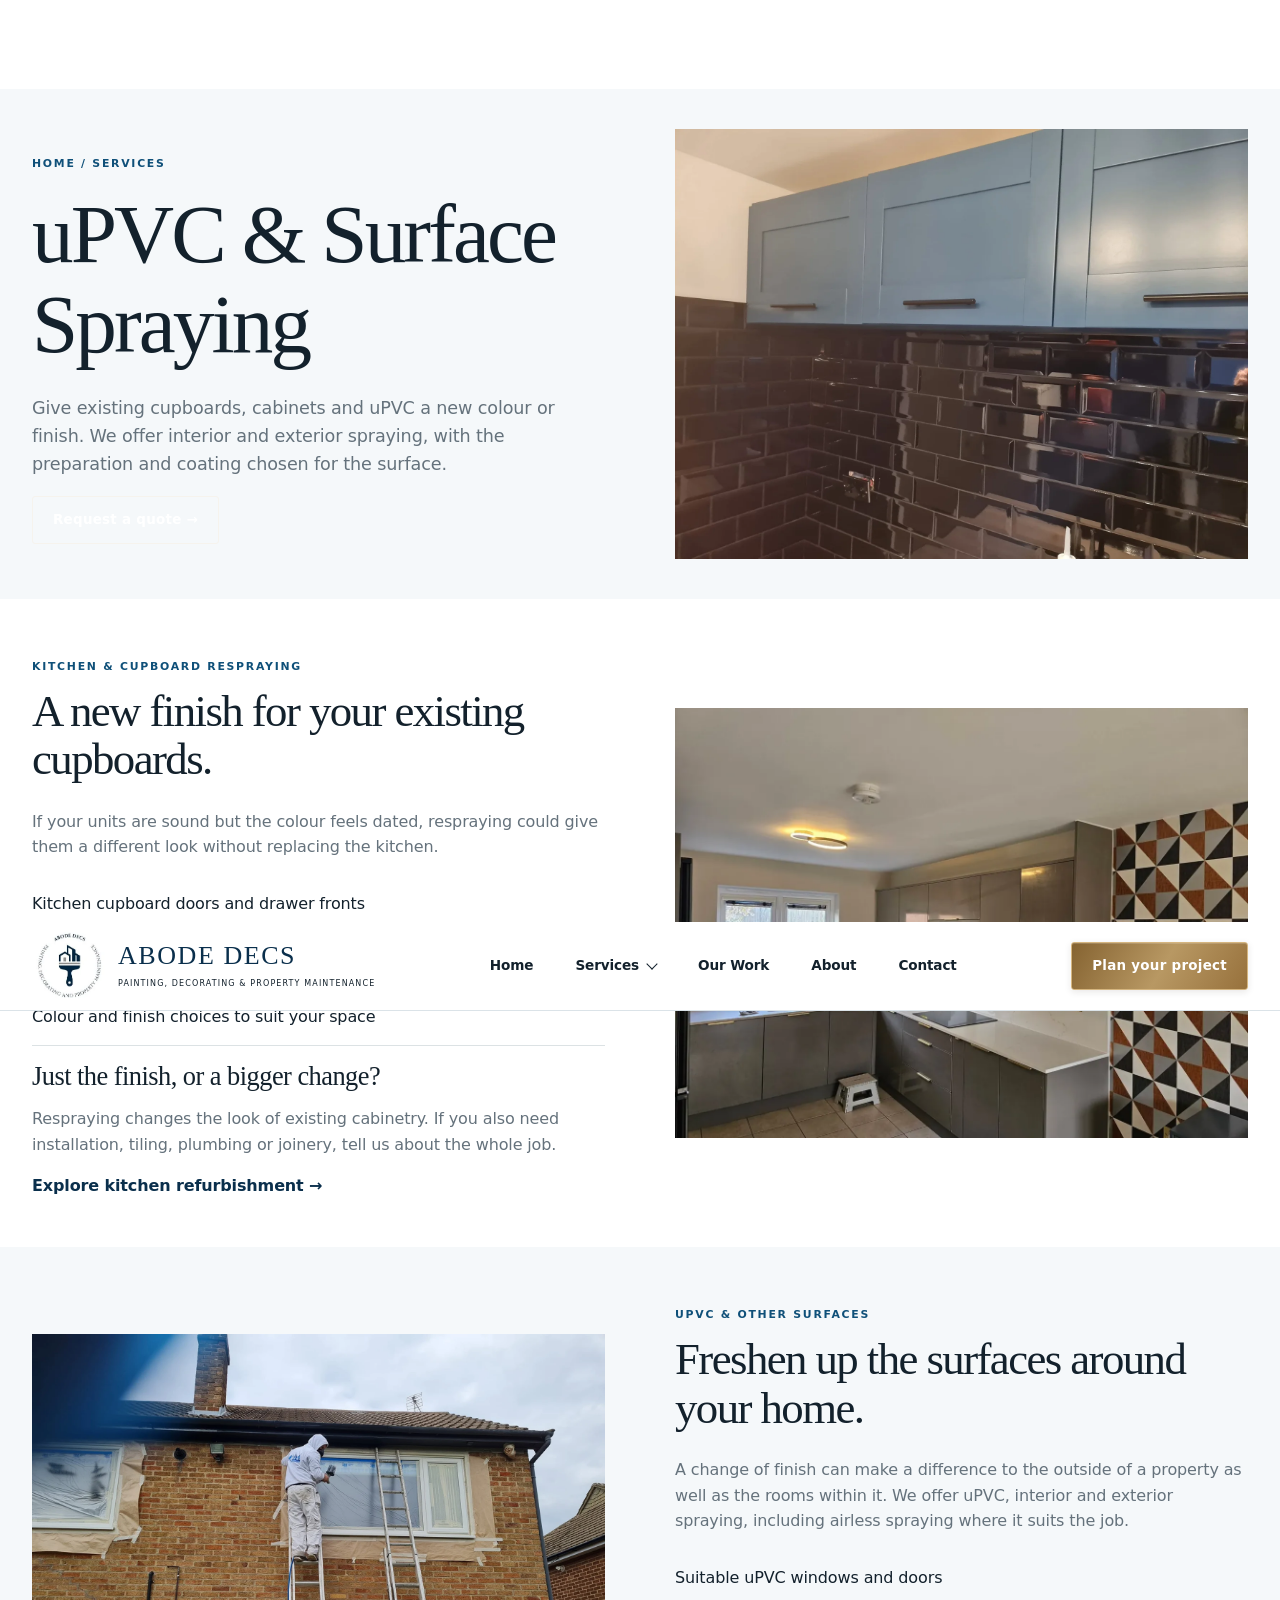
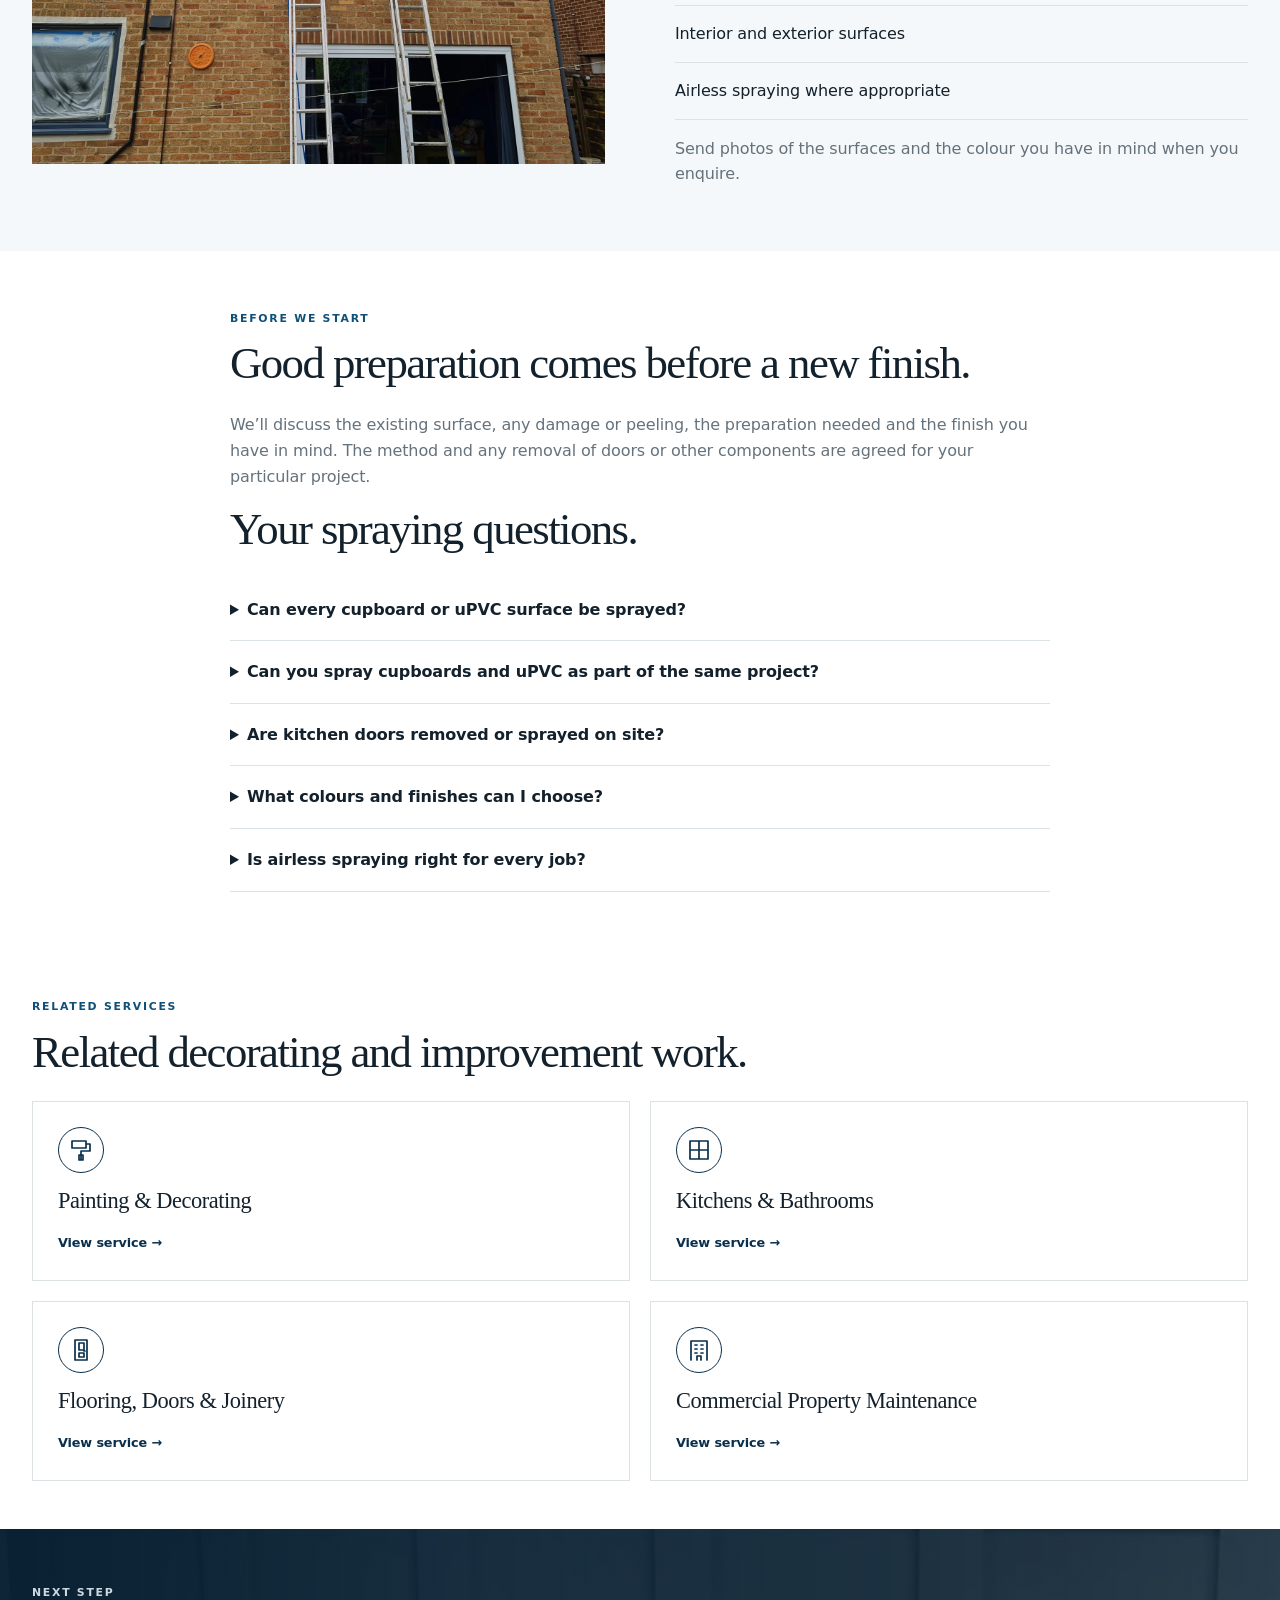
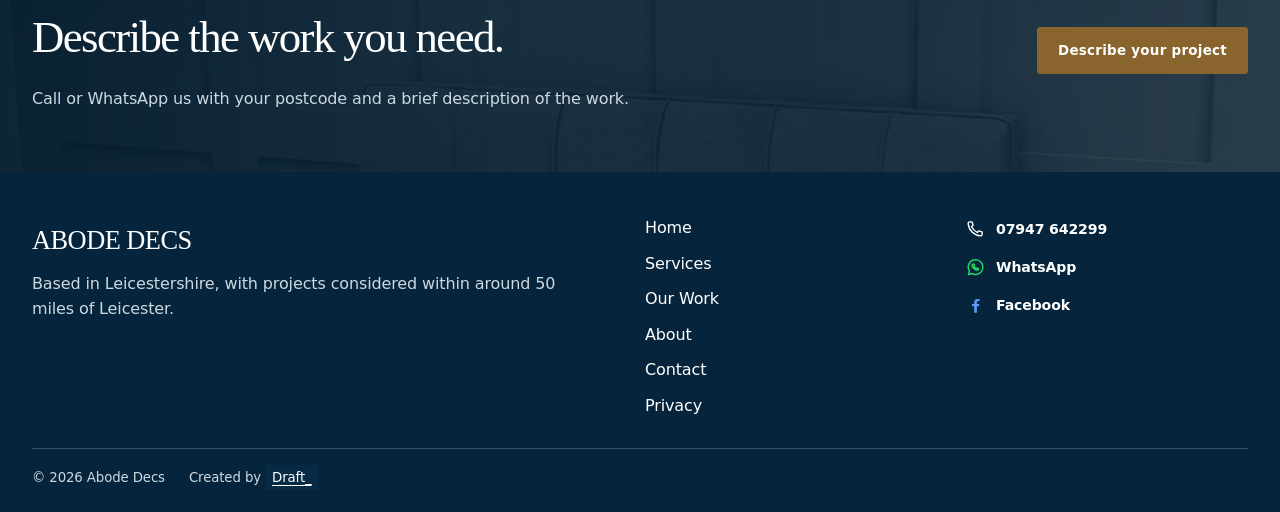
<file: cupboard-respraying.html>
<!doctype html><html lang="en-GB"><head><meta charset="utf-8"><meta name="viewport" content="width=device-width,initial-scale=1"><title>uPVC &amp; Surface Spraying | Abode Decs</title><link rel="canonical" href="https://abode-decs.vercel.app/spraying.html"><meta http-equiv="refresh" content="0;url=spraying.html#kitchen-cupboards"></head><body><p>Our spraying services are now together on one page. <a href="spraying.html#kitchen-cupboards">View kitchen, uPVC and surface spraying.</a></p></body></html>
</file>
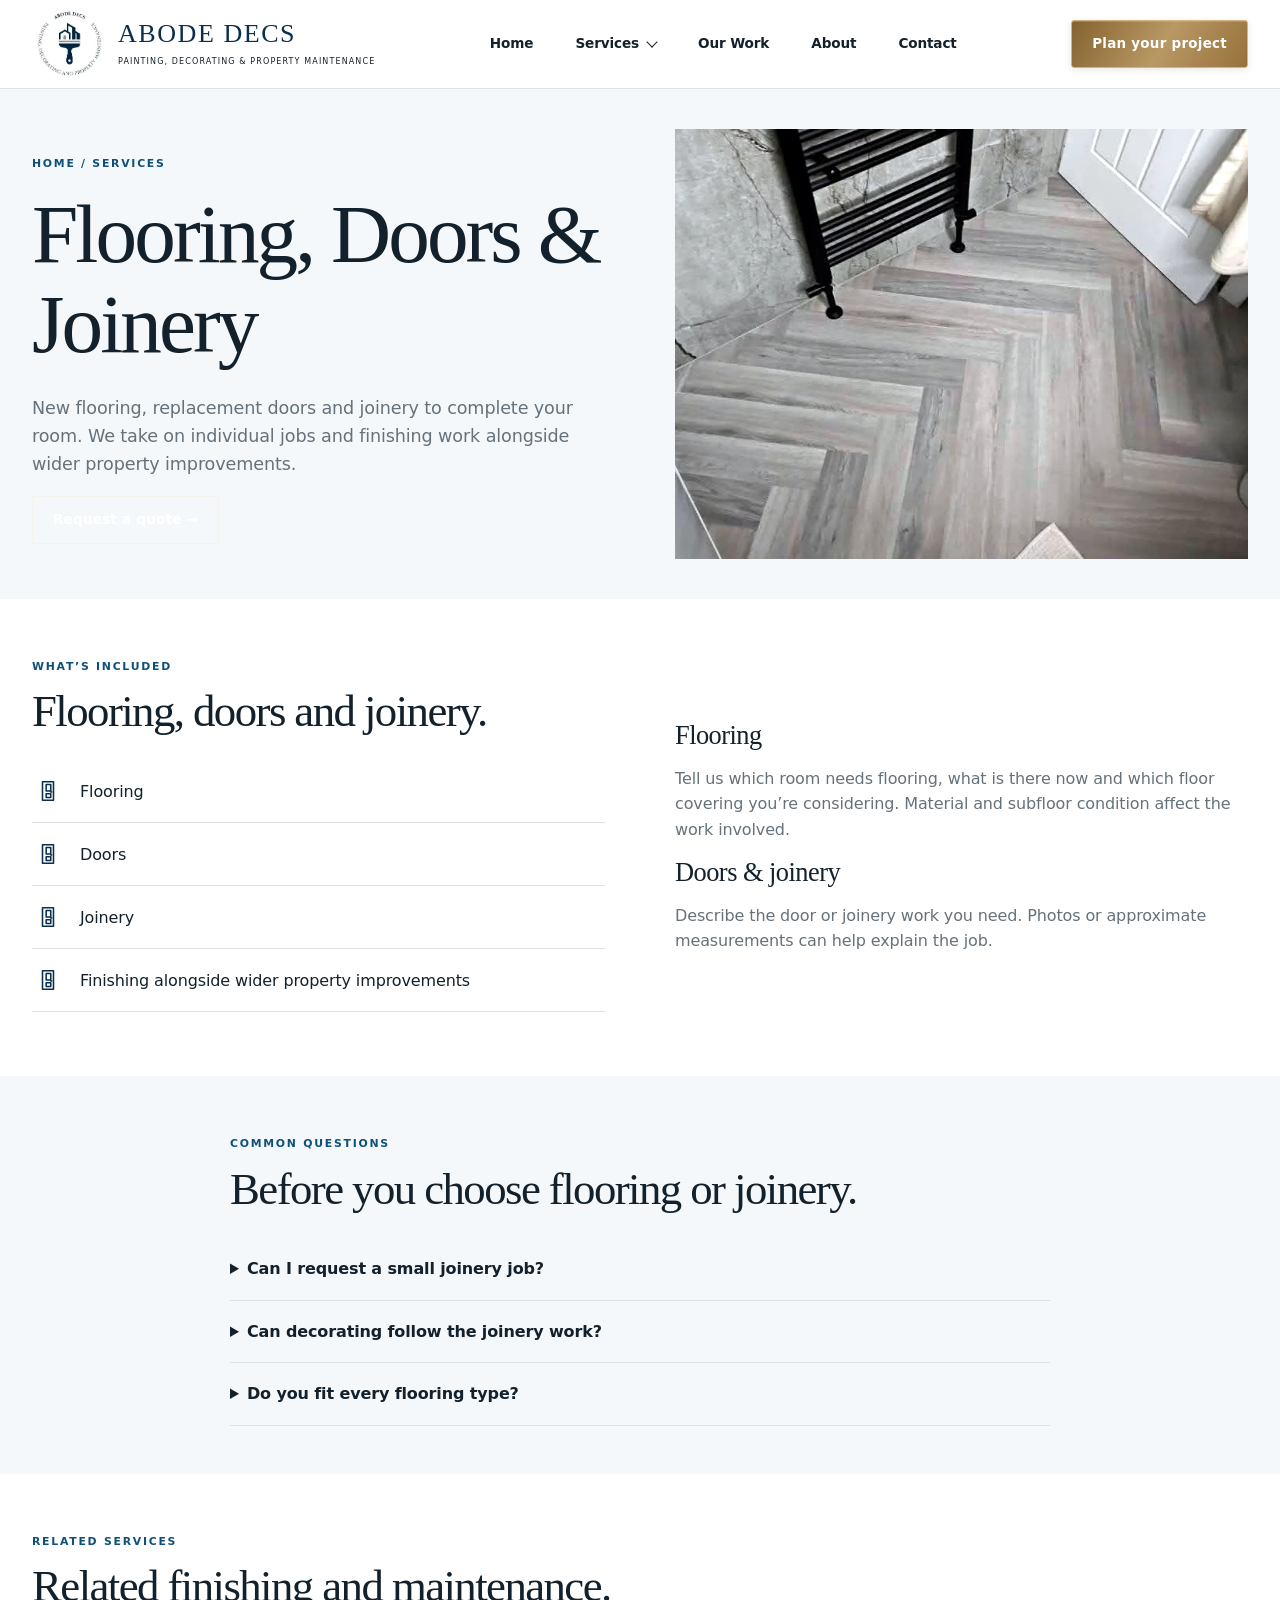
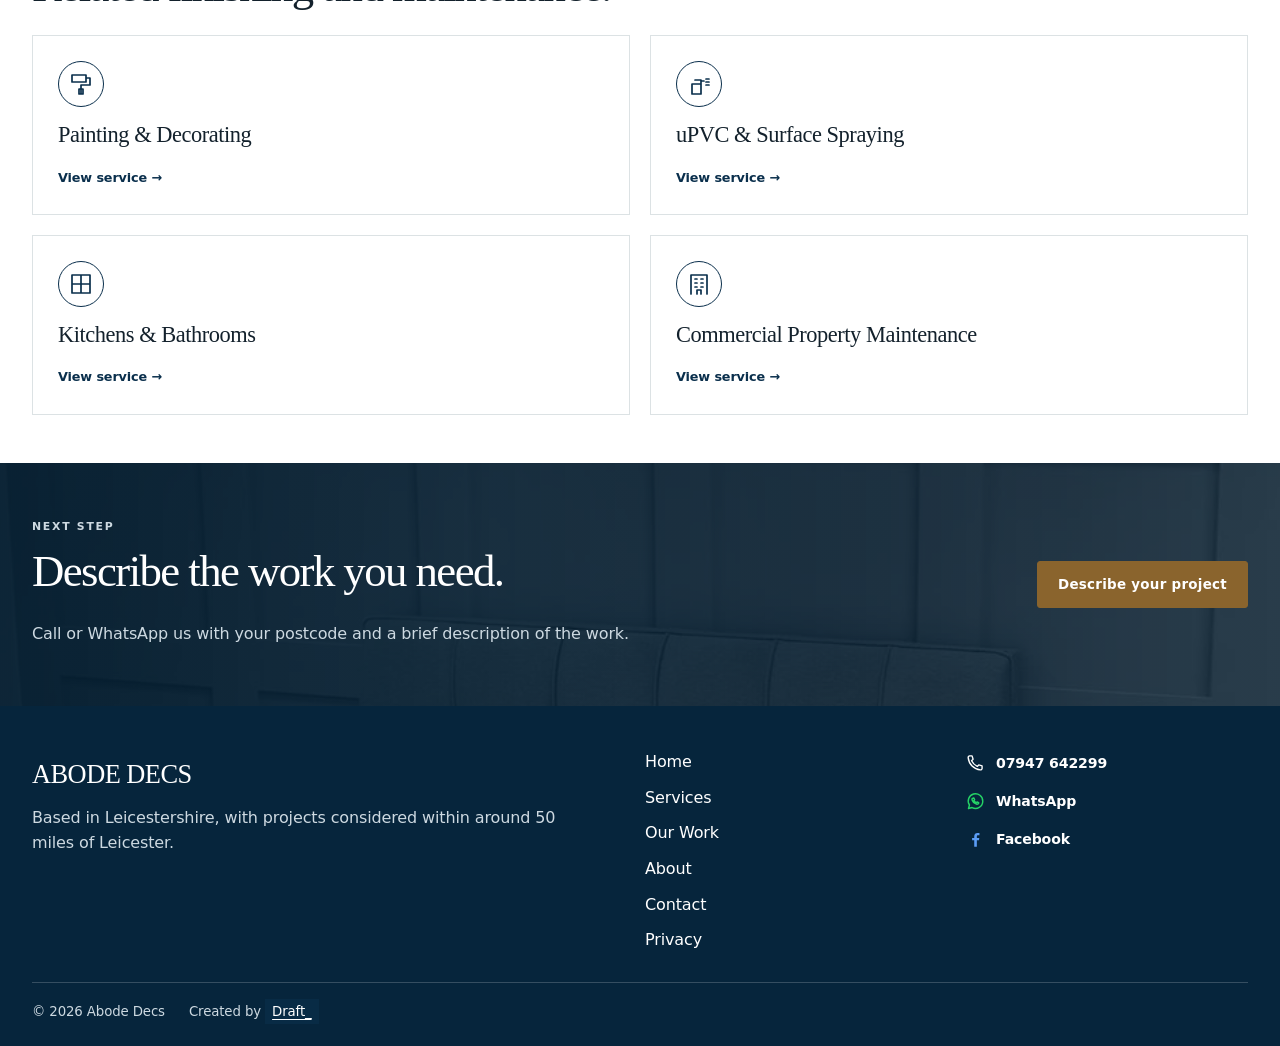
<file: flooring-joinery.html>
<!doctype html><html lang="en-GB"><head><meta charset="utf-8"><meta name="viewport" content="width=device-width,initial-scale=1"><title>Flooring, Doors & Joinery | Abode Decs</title><meta name="description" content="Flooring, doors and joinery for homes across Leicestershire. Include the material, surface condition and location in your enquiry."><link rel="stylesheet" href="assets/style.css?v=43"><script src="assets/config.js?v=16" defer></script><script src="assets/site.js?v=31" defer></script></head><body><a class="skip" href="#main">Skip to content</a><header class="header"><div class="wrap nav"><a href="index.html" class="brand"><img class="" src="assets/image-3.webp" alt="Abode Decs logo" loading="lazy" width="1200" height="900"><span><strong>ABODE DECS</strong><small>PAINTING, DECORATING & PROPERTY MAINTENANCE</small></span></a><nav id="navigation" class="nav-links" aria-label="Main navigation"><a href="index.html" >Home</a><details><summary>Services</summary><div class="submenu"><a href="painting-decorating.html">Painting & Decorating</a><a href="spraying.html">uPVC & Surface Spraying</a><a href="property-improvements.html">Kitchens & Bathrooms</a><a href="flooring-joinery.html">Flooring, Doors & Joinery</a><a href="commercial-maintenance.html">Commercial Property Maintenance</a></div></details><a href="our-work.html" >Our Work</a><a href="about.html" >About</a><a href="contact.html" >Contact</a></nav><a class="button " style="box-shadow:none" href="contact.html">Plan your project <span aria-hidden="true">↗</span></a><button class="menu-toggle" aria-expanded="false" aria-controls="navigation" aria-label="Open navigation menu"><span class="hamburger-icon" aria-hidden="true"><span></span><span></span><span></span></span></button></div></header><main id="main"><section class="page-hero"><div class="wrap split"><div><p class="eyebrow"><a href="index.html">Home</a> / <a href="index.html#services">Services</a></p><h1>Flooring, Doors & Joinery</h1><p class="intro">New flooring, replacement doors and joinery to complete your room. We take on individual jobs and finishing work alongside wider property improvements.</p><a class="button" href="contact.html">Request a quote →</a></div><img src="assets/gallery/1000050457.webp" alt="Timber-effect flooring beside a dark towel radiator" loading="lazy" width="1200" height="900"></div></section><section class="section"><div class="wrap split"><div><p class="eyebrow">What’s included</p><h2>Flooring, doors and joinery.</h2><ul class="inclusions"><li><span class="symbol" aria-hidden="true"><svg viewBox="0 0 24 24"><path d="M6 2h12v20H6z M10 5h5v7h-5z M10 15h5v4h-5z M15 13h1"/></svg></span><span>Flooring</span></li><li><span class="symbol" aria-hidden="true"><svg viewBox="0 0 24 24"><path d="M6 2h12v20H6z M10 5h5v7h-5z M10 15h5v4h-5z M15 13h1"/></svg></span><span>Doors</span></li><li><span class="symbol" aria-hidden="true"><svg viewBox="0 0 24 24"><path d="M6 2h12v20H6z M10 5h5v7h-5z M10 15h5v4h-5z M15 13h1"/></svg></span><span>Joinery</span></li><li><span class="symbol" aria-hidden="true"><svg viewBox="0 0 24 24"><path d="M6 2h12v20H6z M10 5h5v7h-5z M10 15h5v4h-5z M15 13h1"/></svg></span><span>Finishing alongside wider property improvements</span></li></ul></div><div><h3>Flooring</h3><p>Tell us which room needs flooring, what is there now and which floor covering you’re considering. Material and subfloor condition affect the work involved.</p><h3>Doors & joinery</h3><p>Describe the door or joinery work you need. Photos or approximate measurements can help explain the job.</p></div></div></section><section class="section sand"><div class="wrap narrow"><p class="eyebrow">Common questions</p><h2>Before you choose flooring or joinery.</h2><details><summary>Can I request a small joinery job?</summary><p>Send the details and your location so we can confirm whether the job fits the service.</p></details><details><summary>Can decorating follow the joinery work?</summary><p>Painting and decorating are also offered, so related finishing work can be discussed together.</p></details><details><summary>Do you fit every flooring type?</summary><p>Tell us the flooring you’ve chosen and what is underneath it. We’ll confirm whether we can fit it and what preparation is needed.</p></details></div></section><section class="section"><div class="wrap"><p class="eyebrow">Related services</p><h2>Related finishing and maintenance.</h2><div class="related"><a href="painting-decorating.html"><span class="symbol" aria-hidden="true"><svg viewBox="0 0 24 24"><path d="M3 3h14v7H3z M17 6h4v7h-9v9 M10 17h4v5h-4z"/></svg></span><h3>Painting & Decorating</h3><span>View service →</span></a><a href="spraying.html"><span class="symbol" aria-hidden="true"><svg viewBox="0 0 24 24"><path d="M5 12h9v10H5z M8 8h6v4 M14 9h3 M19 7h3 M19 10h3 M19 13h3"/></svg></span><h3>uPVC & Surface Spraying</h3><span>View service →</span></a><a href="property-improvements.html"><span class="symbol" aria-hidden="true"><svg viewBox="0 0 24 24"><path d="M3 3h18v18H3z M3 12h18 M12 3v18"/></svg></span><h3>Kitchens & Bathrooms</h3><span>View service →</span></a><a href="commercial-maintenance.html"><span class="symbol" aria-hidden="true"><svg viewBox="0 0 24 24"><path d="M4 22V3h16v19 M8 7h2 M14 7h2 M8 11h2 M14 11h2 M8 15h2 M14 15h2 M10 22v-4h4v4"/></svg></span><h3>Commercial Property Maintenance</h3><span>View service →</span></a></div></div></section></main><section class="cta"><div class="wrap"><div><p class="eyebrow">Next step</p><h2>Describe the work you need.</h2><p>Call or WhatsApp us with your postcode and a brief description of the work.</p></div><a class="button " style="box-shadow:none" href="contact.html">Describe your project <span aria-hidden="true">↗</span></a></div></section><footer class="footer"><div class="wrap"><div class="footer-grid"><div><h3>ABODE DECS</h3><p>Based in Leicestershire, with projects considered within around 50 miles of Leicester.</p></div><nav aria-label="Footer navigation"><a href="index.html">Home</a><a href="index.html#services">Services</a><a href="our-work.html">Our Work</a><a href="about.html">About</a><a href="contact.html">Contact</a><a href="privacy.html">Privacy</a></nav><div class="footer-contact-actions" aria-label="Contact Abode Decs"><a class="footer-action footer-action-call" href="tel:+447947642299"><span class="footer-action-icon" aria-hidden="true"><svg viewBox="0 0 24 24"><path d="M5.5 3.5h3l1.2 4-1.8 1.8a15 15 0 0 0 6.8 6.8l1.8-1.8 4 1.2v3c0 1-1 1.8-2 1.7C10.6 19.4 4.6 13.4 3.8 5.5c-.1-1 .7-2 1.7-2z"/></svg></span><span class="footer-action-copy"><strong>07947 642299</strong></span><span class="footer-action-arrow" aria-hidden="true">↗</span></a><a class="footer-action footer-action-whatsapp" href="https://wa.me/447947642299"><span class="footer-action-icon" aria-hidden="true"><svg viewBox="0 0 24 24"><path d="M20.3 11.6a8.3 8.3 0 0 1-12.2 7.3L4 20l1.1-4A8.3 8.3 0 1 1 20.3 11.6Z"/><path d="M9 8.4c.2-.4.4-.4.7-.4h.5l.8 1.9-.8.9c.6 1.2 1.5 2 2.7 2.6l.9-.8 1.8.8v.5c0 .4-.2.7-.6.9-.6.3-1.3.4-2 .2-2.3-.7-4.1-2.4-4.8-4.5-.3-.8-.2-1.5.1-2.1Z"/></svg></span><span class="footer-action-copy"><strong>WhatsApp</strong></span><span class="footer-action-arrow" aria-hidden="true">↗</span></a><a class="footer-action footer-action-facebook" href="https://www.facebook.com/Abodedecs/"><span class="footer-action-icon" aria-hidden="true"><svg viewBox="0 0 24 24"><path d="M13.7 21v-8h2.7l.4-3h-3.1V8.1c0-.9.3-1.5 1.6-1.5H17V3.9c-.3 0-1.3-.1-2.5-.1-2.5 0-4.1 1.5-4.1 4.2V10H7.7v3h2.7v8z"/></svg></span><span class="footer-action-copy"><strong>Facebook</strong></span><span class="footer-action-arrow" aria-hidden="true">↗</span></a></div></div><small class="footer-credit"><span>© 2026 Abode Decs</span><span>Created by <a href="https://www.draftstudio.co.uk" target="_blank" rel="noopener noreferrer">Draft_</a></span></small></div></footer><dialog aria-label="Enlarged project image"><div class="lightbox-head"><span>ABODE DECS / PROJECT GALLERY</span><button type="button">Close ✕</button></div><img alt=""><div class="lightbox-controls"><button class="lightbox-prev" type="button" aria-label="Previous photo">←</button><p></p><button class="lightbox-next" type="button" aria-label="Next photo">→</button></div></dialog></body></html>
</file>
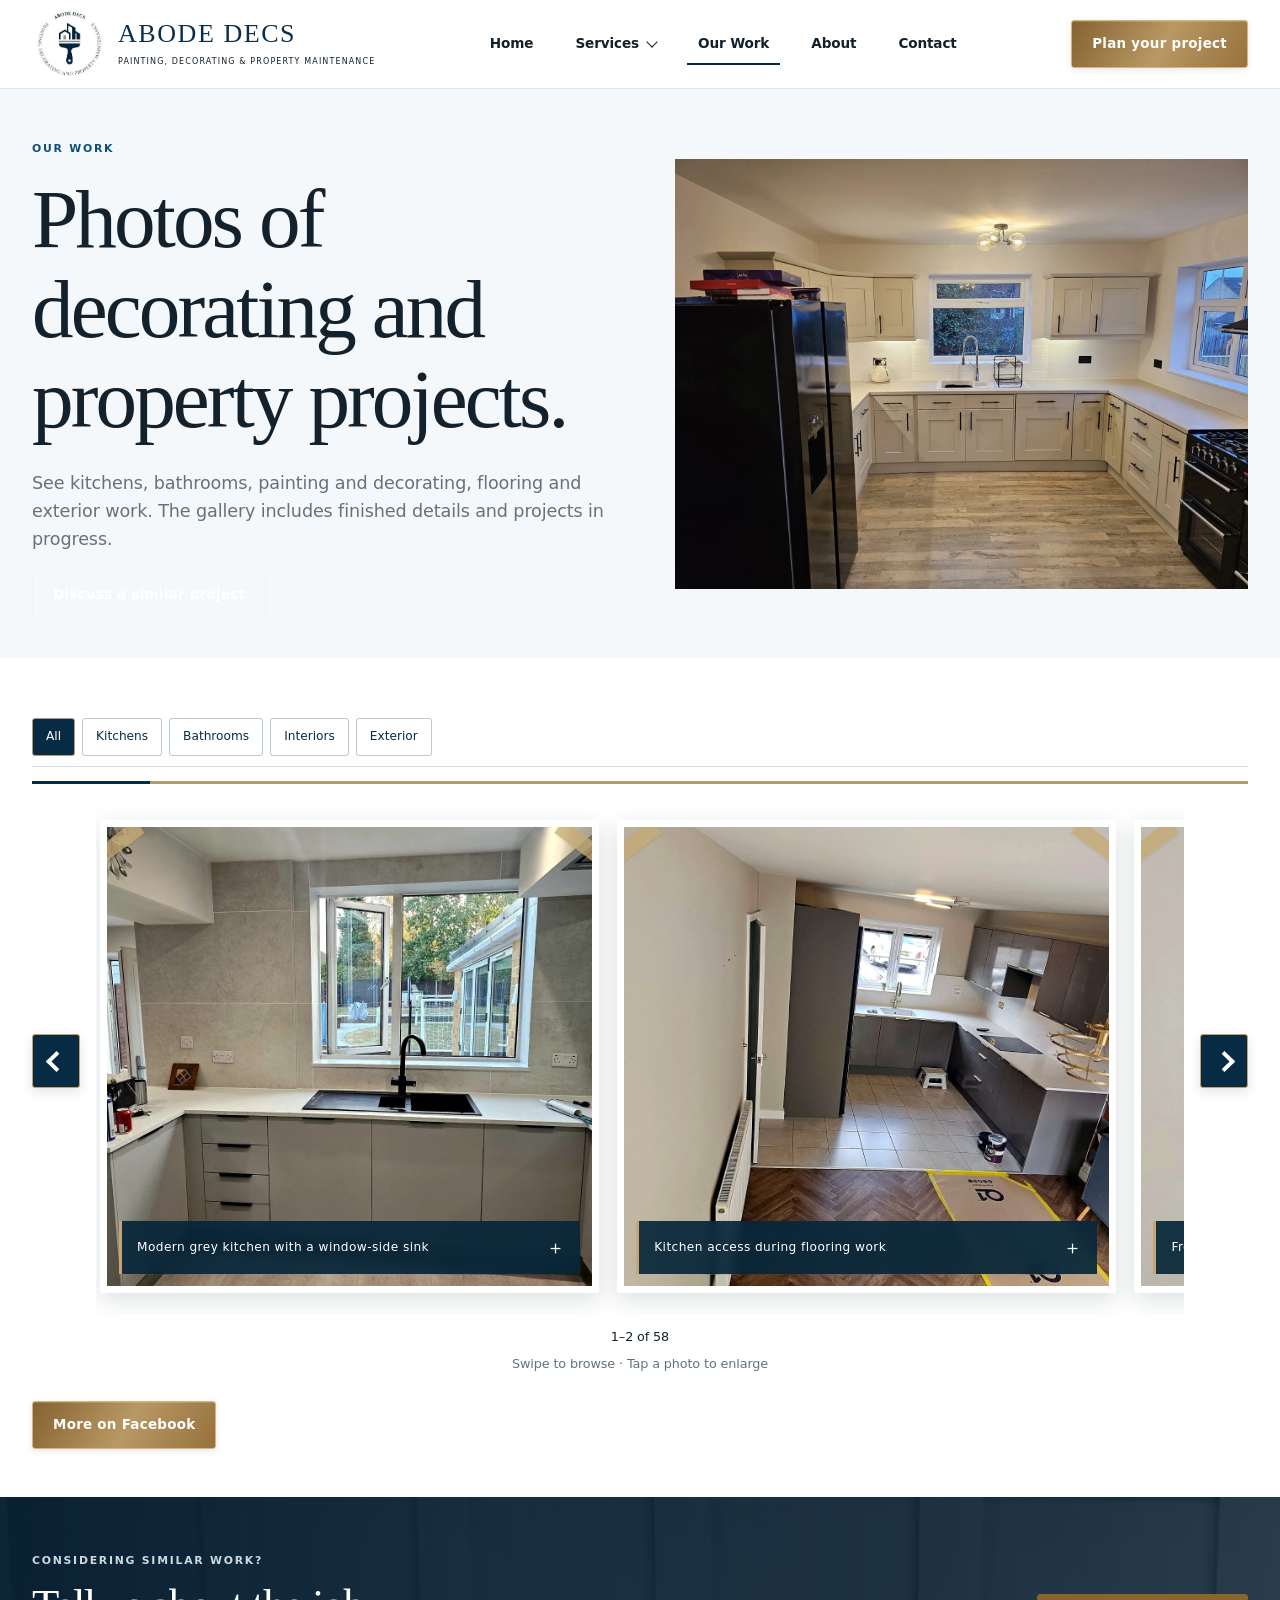
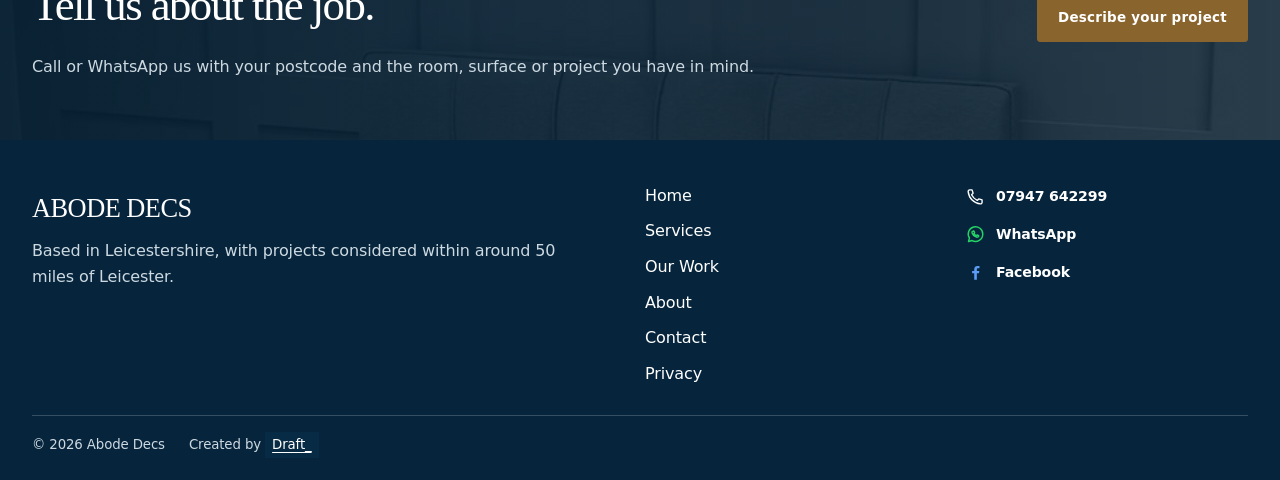
<file: our-work.html>
<!doctype html><html lang="en-GB"><head><meta charset="utf-8"><meta name="viewport" content="width=device-width,initial-scale=1"><title>Our Work | Abode Decs</title><meta name="description" content="Browse project photos of kitchens, bathrooms, decorating, flooring and exterior improvements by Abode Decs in Leicestershire."><link rel="stylesheet" href="assets/style.css?v=43"><script src="assets/config.js?v=16" defer></script><script src="assets/site.js?v=31" defer></script></head><body><a class="skip" href="#main">Skip to content</a><header class="header"><div class="wrap nav"><a href="index.html" class="brand"><img class="" src="assets/image-3.webp" alt="Abode Decs logo" loading="lazy" width="1200" height="900"><span><strong>ABODE DECS</strong><small>PAINTING, DECORATING & PROPERTY MAINTENANCE</small></span></a><nav id="navigation" class="nav-links" aria-label="Main navigation"><a href="index.html" >Home</a><details><summary>Services</summary><div class="submenu"><a href="painting-decorating.html">Painting & Decorating</a><a href="spraying.html">uPVC & Surface Spraying</a><a href="property-improvements.html">Kitchens & Bathrooms</a><a href="flooring-joinery.html">Flooring, Doors & Joinery</a><a href="commercial-maintenance.html">Commercial Property Maintenance</a></div></details><a href="our-work.html" aria-current="page">Our Work</a><a href="about.html" >About</a><a href="contact.html" >Contact</a></nav><a class="button " style="box-shadow:none" href="contact.html">Plan your project <span aria-hidden="true">↗</span></a><button class="menu-toggle" aria-expanded="false" aria-controls="navigation" aria-label="Open navigation menu"><span class="hamburger-icon" aria-hidden="true"><span></span><span></span><span></span></span></button></div></header><main id="main"><section class="page-hero"><div class="wrap split"><div><p class="eyebrow">Our work</p><h1>Photos of decorating and property projects.</h1><p class="intro">See kitchens, bathrooms, painting and decorating, flooring and exterior work. The gallery includes finished details and projects in progress.</p><a class="button " href="contact.html">Discuss a similar project <span aria-hidden="true">↗</span></a></div><img class="" src="assets/image-10.webp" alt="Finished cream kitchen with timber-effect flooring" loading="lazy" width="1200" height="900"></div></section><section class="section work-section"><div class="wrap"><div class="gallery-toolbar"><div class="gallery-filter" role="group" aria-label="Filter project images"><button type="button" class="active" data-gallery-filter="all">All</button><button type="button" data-gallery-filter="kitchen">Kitchens</button><button type="button" data-gallery-filter="bathroom">Bathrooms</button><button type="button" data-gallery-filter="interior">Interiors</button><button type="button" data-gallery-filter="exterior">Exterior</button></div></div><div class="gallery-shell"><div class="gallery-stage"><button type="button" class="gallery-prev" aria-label="Previous project images"><span aria-hidden="true"></span></button><div class="gallery" id="project-gallery" tabindex="0" role="region" aria-label="Project gallery"><button class="photo" data-image="assets/gallery/1000050446.webp" data-caption="Modern grey kitchen with a window-side sink" aria-label="Enlarge Modern grey kitchen with a window-side sink"><img src="assets/gallery/1000050446.webp" alt="Modern grey fitted kitchen with white counters and a sink beneath the window." loading="lazy" width="1200" height="1500"><span>Modern grey kitchen with a window-side sink <b aria-hidden="true">＋</b></span></button><button class="photo" data-image="assets/gallery/1000050447.webp" data-caption="Kitchen access during flooring work" aria-label="Enlarge Kitchen access during flooring work"><img src="assets/gallery/1000050447.webp" alt="View through to the kitchen while new flooring is being fitted." loading="lazy" width="1200" height="1500"><span>Kitchen access during flooring work <b aria-hidden="true">＋</b></span></button><button class="photo" data-image="assets/gallery/1000050448.webp" data-caption="Freshly finished interior door" aria-label="Enlarge Freshly finished interior door"><img src="assets/gallery/1000050448.webp" alt="White panel door and brass wall switch in a refreshed interior." loading="lazy" width="1200" height="1500"><span>Freshly finished interior door <b aria-hidden="true">＋</b></span></button><button class="photo" data-image="assets/gallery/1000050449.webp" data-caption="Kitchen update with a geometric feature wall" aria-label="Enlarge Kitchen update with a geometric feature wall"><img src="assets/gallery/1000050449.webp" alt="Updated kitchen with dark cabinetry, white worktops and geometric wall tiles." loading="lazy" width="1200" height="1500"><span>Kitchen update with a geometric feature wall <b aria-hidden="true">＋</b></span></button><button class="photo" data-image="assets/gallery/1000050450.webp" data-caption="Herringbone floor and radiator" aria-label="Enlarge Herringbone floor and radiator"><img src="assets/gallery/1000050450.webp" alt="Neutral living space with a wood herringbone floor and white radiator." loading="lazy" width="1200" height="1500"><span>Herringbone floor and radiator <b aria-hidden="true">＋</b></span></button><button class="photo" data-image="assets/gallery/1000050451.webp" data-caption="Kitchen protected during refurbishment" aria-label="Enlarge Kitchen protected during refurbishment"><img src="assets/gallery/1000050451.webp" alt="Kitchen and dining area carefully covered during improvement work." loading="lazy" width="1200" height="1500"><span>Kitchen protected during refurbishment <b aria-hidden="true">＋</b></span></button><button class="photo" data-image="assets/gallery/1000050452.webp" data-caption="Bathroom floor and WC layout" aria-label="Enlarge Bathroom floor and WC layout"><img src="assets/gallery/1000050452.webp" alt="Bathroom floor and toilet viewed from above at the doorway." loading="lazy" width="1200" height="1500"><span>Bathroom floor and WC layout <b aria-hidden="true">＋</b></span></button><button class="photo" data-image="assets/gallery/1000050453.webp" data-caption="Bathroom vanity beside a frosted window" aria-label="Enlarge Bathroom vanity beside a frosted window"><img src="assets/gallery/1000050453.webp" alt="Compact bathroom with wall mirror, basin and frosted window." loading="lazy" width="1200" height="1500"><span>Bathroom vanity beside a frosted window <b aria-hidden="true">＋</b></span></button><button class="photo" data-image="assets/gallery/1000050454.webp" data-caption="Bath with rainfall shower" aria-label="Enlarge Bath with rainfall shower"><img src="assets/gallery/1000050454.webp" alt="White bath and overhead rainfall shower in a tiled bathroom." loading="lazy" width="1200" height="1500"><span>Bath with rainfall shower <b aria-hidden="true">＋</b></span></button><button class="photo" data-image="assets/gallery/1000050455.webp" data-caption="Small bathroom with dark vanity" aria-label="Enlarge Small bathroom with dark vanity"><img src="assets/gallery/1000050455.webp" alt="Compact bathroom with dark green vanity and white sanitaryware." loading="lazy" width="1200" height="1500"><span>Small bathroom with dark vanity <b aria-hidden="true">＋</b></span></button><button class="photo" data-image="assets/gallery/1000050456.webp" data-caption="Bedroom wallpaper feature" aria-label="Enlarge Bedroom wallpaper feature"><img src="assets/gallery/1000050456.webp" alt="Bedroom with a soft patterned wallpaper feature behind the bed." loading="lazy" width="1200" height="1500"><span>Bedroom wallpaper feature <b aria-hidden="true">＋</b></span></button><button class="photo" data-image="assets/gallery/1000050457.webp" data-caption="Towel rail and wood-effect flooring" aria-label="Enlarge Towel rail and wood-effect flooring"><img src="assets/gallery/1000050457.webp" alt="Bathroom towel radiator and wood-effect floor detail." loading="lazy" width="1200" height="1500"><span>Towel rail and wood-effect flooring <b aria-hidden="true">＋</b></span></button><button class="photo" data-image="assets/gallery/1000050458.webp" data-caption="Black towel radiator against stone-look tile" aria-label="Enlarge Black towel radiator against stone-look tile"><img src="assets/gallery/1000050458.webp" alt="Tall black heated towel rail on a stone-look bathroom wall." loading="lazy" width="1200" height="1500"><span>Black towel radiator against stone-look tile <b aria-hidden="true">＋</b></span></button><button class="photo" data-image="assets/gallery/1000050459.webp" data-caption="Dark vanity and wall-hung toilet" aria-label="Enlarge Dark vanity and wall-hung toilet"><img src="assets/gallery/1000050459.webp" alt="Contemporary bathroom with dark cabinetry and a wall-hung toilet." loading="lazy" width="1200" height="1500"><span>Dark vanity and wall-hung toilet <b aria-hidden="true">＋</b></span></button><button class="photo" data-image="assets/gallery/1000050460.webp" data-caption="Bath and shower enclosure" aria-label="Enlarge Bath and shower enclosure"><img src="assets/gallery/1000050460.webp" alt="White bath and shower enclosure in a bright tiled bathroom." loading="lazy" width="1200" height="1500"><span>Bath and shower enclosure <b aria-hidden="true">＋</b></span></button><button class="photo" data-image="assets/gallery/1000050461.webp" data-caption="Bathroom mirror and basin detail" aria-label="Enlarge Bathroom mirror and basin detail"><img src="assets/gallery/1000050461.webp" alt="Bathroom vanity, mirror and frosted window detail." loading="lazy" width="1200" height="1500"><span>Bathroom mirror and basin detail <b aria-hidden="true">＋</b></span></button><button class="photo" data-image="assets/gallery/1000050462.webp" data-caption="Floral wallpaper beside the stairs" aria-label="Enlarge Floral wallpaper beside the stairs"><img src="assets/gallery/1000050462.webp" alt="Bold floral feature wallpaper beside the staircase." loading="lazy" width="1200" height="1500"><span>Floral wallpaper beside the stairs <b aria-hidden="true">＋</b></span></button><button class="photo" data-image="assets/gallery/1000050463.webp" data-caption="Wallpapered stair landing" aria-label="Enlarge Wallpapered stair landing"><img src="assets/gallery/1000050463.webp" alt="Patterned wallpaper and stair landing, shown without the phone gallery controls." loading="lazy" width="1200" height="1500"><span>Wallpapered stair landing <b aria-hidden="true">＋</b></span></button><button class="photo" data-image="assets/gallery/1000050464.webp" data-caption="Hallway wallpaper and white trim" aria-label="Enlarge Hallway wallpaper and white trim"><img src="assets/gallery/1000050464.webp" alt="Hallway with patterned wallpaper, white door and painted trim." loading="lazy" width="1200" height="1500"><span>Hallway wallpaper and white trim <b aria-hidden="true">＋</b></span></button><button class="photo" data-image="assets/gallery/1000050465.webp" data-caption="Freshly painted upstairs landing" aria-label="Enlarge Freshly painted upstairs landing"><img src="assets/gallery/1000050465.webp" alt="Upper landing with a deep grey feature wall and white balustrade." loading="lazy" width="1200" height="1500"><span>Freshly painted upstairs landing <b aria-hidden="true">＋</b></span></button><button class="photo" data-image="assets/gallery/1000050466.webp" data-caption="Exterior improvement work in progress" aria-label="Enlarge Exterior improvement work in progress"><img src="assets/gallery/1000050466.webp" alt="House exterior during building and renovation work." loading="lazy" width="1200" height="1500"><span>Exterior improvement work in progress <b aria-hidden="true">＋</b></span></button><button class="photo" data-image="assets/gallery/1000050467.webp" data-caption="Black-frame replacement windows" aria-label="Enlarge Black-frame replacement windows"><img src="assets/gallery/1000050467.webp" alt="New black-framed windows fitted to the house exterior." loading="lazy" width="1200" height="1500"><span>Black-frame replacement windows <b aria-hidden="true">＋</b></span></button><button class="photo" data-image="assets/gallery/1000050468.webp" data-caption="Exterior window installation in progress" aria-label="Enlarge Exterior window installation in progress"><img src="assets/gallery/1000050468.webp" alt="Installer fitting a new upper-storey window." loading="lazy" width="1200" height="1500"><span>Exterior window installation in progress <b aria-hidden="true">＋</b></span></button><button class="photo" data-image="assets/gallery/1000050469.webp" data-caption="Bathroom with brass heated towel rail" aria-label="Enlarge Bathroom with brass heated towel rail"><img src="assets/gallery/1000050469.webp" alt="Finished bathroom with brass towel radiator and shower enclosure." loading="lazy" width="1200" height="1500"><span>Bathroom with brass heated towel rail <b aria-hidden="true">＋</b></span></button><button class="photo" data-image="assets/gallery/1000050470.webp" data-caption="Bathroom shower and brass radiator" aria-label="Enlarge Bathroom shower and brass radiator"><img src="assets/gallery/1000050470.webp" alt="Bathroom with shower enclosure, brass towel rail and pale stone finishes." loading="lazy" width="1200" height="1500"><span>Bathroom shower and brass radiator <b aria-hidden="true">＋</b></span></button><button class="photo" data-image="assets/gallery/1000050471.webp" data-caption="Shower enclosure and brass fittings" aria-label="Enlarge Shower enclosure and brass fittings"><img src="assets/gallery/1000050471.webp" alt="Close view of the glass shower enclosure and brass fittings." loading="lazy" width="1200" height="1500"><span>Shower enclosure and brass fittings <b aria-hidden="true">＋</b></span></button><button class="photo" data-image="assets/gallery/1000050472.webp" data-caption="Underfloor heating before tiling" aria-label="Enlarge Underfloor heating before tiling"><img src="assets/gallery/1000050472.webp" alt="Underfloor heating layout prepared across the bathroom floor." loading="lazy" width="1200" height="1500"><span>Underfloor heating before tiling <b aria-hidden="true">＋</b></span></button><button class="photo" data-image="assets/gallery/1000050473.webp" data-caption="Comic-themed feature wall" aria-label="Enlarge Comic-themed feature wall"><img src="assets/gallery/1000050473.webp" alt="Colourful comic-inspired wallpaper used as a bold feature wall." loading="lazy" width="1200" height="1500"><span>Comic-themed feature wall <b aria-hidden="true">＋</b></span></button><button class="photo" data-image="assets/gallery/1000050476.webp" data-caption="Kitchen cupboard and handle detail" aria-label="Enlarge Kitchen cupboard and handle detail"><img src="assets/gallery/1000050476.webp" alt="Close view of cream kitchen cupboards and contemporary handles." loading="lazy" width="1200" height="1500"><span>Kitchen cupboard and handle detail <b aria-hidden="true">＋</b></span></button><button class="photo" data-image="assets/gallery/1000050477.webp" data-caption="Timber kitchen and wood-effect flooring" aria-label="Enlarge Timber kitchen and wood-effect flooring"><img src="assets/gallery/1000050477.webp" alt="Warm timber kitchen with wood-effect flooring and a family dog." loading="lazy" width="1200" height="1500"><span>Timber kitchen and wood-effect flooring <b aria-hidden="true">＋</b></span></button><button class="photo" data-image="assets/gallery/1000050478.webp" data-caption="Kitchen before the floor update" aria-label="Enlarge Kitchen before the floor update"><img src="assets/gallery/1000050478.webp" alt="Kitchen and floor protection before the flooring refresh." loading="lazy" width="1200" height="1500"><span>Kitchen before the floor update <b aria-hidden="true">＋</b></span></button><button class="photo" data-image="assets/gallery/1000050479.webp" data-caption="Framed football shirt display" aria-label="Enlarge Framed football shirt display"><img src="assets/gallery/1000050479.webp" alt="Framed football shirts displayed in a built-in wall recess." loading="lazy" width="1200" height="1500"><span>Framed football shirt display <b aria-hidden="true">＋</b></span></button><button class="photo" data-image="assets/gallery/1000050480.webp" data-caption="Staircase protected for flooring work" aria-label="Enlarge Staircase protected for flooring work"><img src="assets/gallery/1000050480.webp" alt="Stairs carefully covered while flooring work is underway." loading="lazy" width="1200" height="1500"><span>Staircase protected for flooring work <b aria-hidden="true">＋</b></span></button><button class="photo" data-image="assets/gallery/1000050481.webp" data-caption="Bedroom protected during decorating" aria-label="Enlarge Bedroom protected during decorating"><img src="assets/gallery/1000050481.webp" alt="Bedroom furniture covered to protect it during improvement work." loading="lazy" width="1200" height="1500"><span>Bedroom protected during decorating <b aria-hidden="true">＋</b></span></button><button class="photo" data-image="assets/gallery/1000050482.webp" data-caption="Radiator pipe and floor detail" aria-label="Enlarge Radiator pipe and floor detail"><img src="assets/gallery/1000050482.webp" alt="Close-up of radiator pipework meeting the finished floor." loading="lazy" width="1200" height="1500"><span>Radiator pipe and floor detail <b aria-hidden="true">＋</b></span></button><button class="photo" data-image="assets/gallery/1000050483.webp" data-caption="White shower tray and wall tiling" aria-label="Enlarge White shower tray and wall tiling"><img src="assets/gallery/1000050483.webp" alt="White shower tray set against clean white tiled walls." loading="lazy" width="1200" height="1500"><span>White shower tray and wall tiling <b aria-hidden="true">＋</b></span></button><button class="photo" data-image="assets/gallery/1000050484.webp" data-caption="Chrome shower on white tile" aria-label="Enlarge Chrome shower on white tile"><img src="assets/gallery/1000050484.webp" alt="Chrome overhead shower and controls against white tiles." loading="lazy" width="1200" height="1500"><span>Chrome shower on white tile <b aria-hidden="true">＋</b></span></button><button class="photo" data-image="assets/gallery/1000050485.webp" data-caption="Black towel radiator on white tile" aria-label="Enlarge Black towel radiator on white tile"><img src="assets/gallery/1000050485.webp" alt="Tall black towel radiator against a white tiled wall." loading="lazy" width="1200" height="1500"><span>Black towel radiator on white tile <b aria-hidden="true">＋</b></span></button><button class="photo" data-image="assets/gallery/1000050486.webp" data-caption="Bathroom tiling and shower tray in progress" aria-label="Enlarge Bathroom tiling and shower tray in progress"><img src="assets/gallery/1000050486.webp" alt="Bathroom wall tiles and shower tray during installation." loading="lazy" width="1200" height="1500"><span>Bathroom tiling and shower tray in progress <b aria-hidden="true">＋</b></span></button><button class="photo" data-image="assets/gallery/1000050487.webp" data-caption="Teal stair landing" aria-label="Enlarge Teal stair landing"><img src="assets/gallery/1000050487.webp" alt="Stair landing with a deep teal painted feature wall." loading="lazy" width="1200" height="1500"><span>Teal stair landing <b aria-hidden="true">＋</b></span></button><button class="photo" data-image="assets/gallery/1000050488.webp" data-caption="Hallway with teal lower walls" aria-label="Enlarge Hallway with teal lower walls"><img src="assets/gallery/1000050488.webp" alt="Hallway with teal lower wall, radiator and tiled flooring." loading="lazy" width="1200" height="1500"><span>Hallway with teal lower walls <b aria-hidden="true">＋</b></span></button><button class="photo" data-image="assets/gallery/1000050489.webp" data-caption="Teal staircase refresh" aria-label="Enlarge Teal staircase refresh"><img src="assets/gallery/1000050489.webp" alt="Carpeted staircase beside a deep teal painted wall." loading="lazy" width="1200" height="1500"><span>Teal staircase refresh <b aria-hidden="true">＋</b></span></button><button class="photo" data-image="assets/gallery/1000050490.webp" data-caption="Charcoal shower suite" aria-label="Enlarge Charcoal shower suite"><img src="assets/gallery/1000050490.webp" alt="Dark tiled shower with polished chrome fittings." loading="lazy" width="1200" height="1500"><span>Charcoal shower suite <b aria-hidden="true">＋</b></span></button><button class="photo" data-image="assets/gallery/1000050491.webp" data-caption="Kitchen protected during renovation" aria-label="Enlarge Kitchen protected during renovation"><img src="assets/gallery/1000050491.webp" alt="Kitchen cupboards and surfaces covered during refurbishment." loading="lazy" width="1200" height="1500"><span>Kitchen protected during renovation <b aria-hidden="true">＋</b></span></button><button class="photo" data-image="assets/gallery/1000050492.webp" data-caption="Blue kitchen cupboard finish" aria-label="Enlarge Blue kitchen cupboard finish"><img src="assets/gallery/1000050492.webp" alt="Close detail of blue kitchen cabinetry and worktop." loading="lazy" width="1200" height="1500"><span>Blue kitchen cupboard finish <b aria-hidden="true">＋</b></span></button><button class="photo" data-image="assets/gallery/1000050493.webp" data-caption="Blue kitchen with dark tile backsplash" aria-label="Enlarge Blue kitchen with dark tile backsplash"><img src="assets/gallery/1000050493.webp" alt="Blue cabinets and timber worktop beneath a dark tiled backsplash." loading="lazy" width="1200" height="1500"><span>Blue kitchen with dark tile backsplash <b aria-hidden="true">＋</b></span></button><button class="photo" data-image="assets/gallery/1000050494.webp" data-caption="Blue kitchen cabinetry and timber worktop" aria-label="Enlarge Blue kitchen cabinetry and timber worktop"><img src="assets/gallery/1000050494.webp" alt="Blue kitchen cupboards and wood-effect counter detail." loading="lazy" width="1200" height="1500"><span>Blue kitchen cabinetry and timber worktop <b aria-hidden="true">＋</b></span></button><button class="photo" data-image="assets/gallery/1000050495.webp" data-caption="Blue kitchen with integrated appliances" aria-label="Enlarge Blue kitchen with integrated appliances"><img src="assets/gallery/1000050495.webp" alt="Finished blue kitchen with dark backsplash and integrated appliances." loading="lazy" width="1200" height="1500"><span>Blue kitchen with integrated appliances <b aria-hidden="true">＋</b></span></button><button class="photo" data-image="assets/gallery/1000050496.webp" data-caption="Kitchen sink and black tile detail" aria-label="Enlarge Kitchen sink and black tile detail"><img src="assets/gallery/1000050496.webp" alt="Timber worktop, white sink and glossy black tiled backsplash." loading="lazy" width="1200" height="1500"><span>Kitchen sink and black tile detail <b aria-hidden="true">＋</b></span></button><button class="photo" data-image="assets/gallery/1000050497.webp" data-caption="Blue corner cabinetry and open shelving" aria-label="Enlarge Blue corner cabinetry and open shelving"><img src="assets/gallery/1000050497.webp" alt="Blue corner kitchen units with dark backsplash and open shelving." loading="lazy" width="1200" height="1500"><span>Blue corner cabinetry and open shelving <b aria-hidden="true">＋</b></span></button><button class="photo" data-image="assets/gallery/1000050498.webp" data-caption="Bedroom during a room refresh" aria-label="Enlarge Bedroom during a room refresh"><img src="assets/gallery/1000050498.webp" alt="Bedroom interior captured during a decorating project." loading="lazy" width="1200" height="1500"><span>Bedroom during a room refresh <b aria-hidden="true">＋</b></span></button><button class="photo" data-image="assets/gallery/1000050499.webp" data-caption="Bedroom wall panelling" aria-label="Enlarge Bedroom wall panelling"><img src="assets/gallery/1000050499.webp" alt="Finished bedroom with a panelled feature wall and styled bed." loading="lazy" width="1200" height="1500"><span>Bedroom wall panelling <b aria-hidden="true">＋</b></span></button><button class="photo" data-image="assets/gallery/1000050500.webp" data-caption="Completed house exterior" aria-label="Enlarge Completed house exterior"><img src="assets/gallery/1000050500.webp" alt="Refreshed house exterior with new windows, doors and finished render." loading="lazy" width="1200" height="1500"><span>Completed house exterior <b aria-hidden="true">＋</b></span></button><button class="photo" data-image="assets/gallery/1000050501.webp" data-caption="Bedroom panelling installation" aria-label="Enlarge Bedroom panelling installation"><img src="assets/gallery/1000050501.webp" alt="Bedroom wall moulding being fitted before the final finish." loading="lazy" width="1200" height="1500"><span>Bedroom panelling installation <b aria-hidden="true">＋</b></span></button><button class="photo" data-image="assets/gallery/1000050502.webp" data-caption="Wall panelling in progress" aria-label="Enlarge Wall panelling in progress"><img src="assets/gallery/1000050502.webp" alt="Bedroom wall panelling installation viewed from another angle." loading="lazy" width="1200" height="1500"><span>Wall panelling in progress <b aria-hidden="true">＋</b></span></button><button class="photo" data-image="assets/gallery/1000050503.webp" data-caption="Staircase with deep teal wall" aria-label="Enlarge Staircase with deep teal wall"><img src="assets/gallery/1000050503.webp" alt="Carpeted stairs beside a freshly painted dark teal wall." loading="lazy" width="1200" height="1500"><span>Staircase with deep teal wall <b aria-hidden="true">＋</b></span></button><button class="photo" data-image="assets/gallery/1000050504.webp" data-caption="White stair balustrade detail" aria-label="Enlarge White stair balustrade detail"><img src="assets/gallery/1000050504.webp" alt="White stair balustrade and painted wall detail." loading="lazy" width="1200" height="1500"><span>White stair balustrade detail <b aria-hidden="true">＋</b></span></button><button class="photo" data-image="assets/gallery/1000050505.webp" data-caption="Kitchen and dining space" aria-label="Enlarge Kitchen and dining space"><img src="assets/gallery/1000050505.webp" alt="Kitchen and dining area with warm timber flooring and finished joinery." loading="lazy" width="1200" height="1500"><span>Kitchen and dining space <b aria-hidden="true">＋</b></span></button></div><button type="button" class="gallery-next" aria-label="Next project images"><span aria-hidden="true"></span></button></div><div class="gallery-controls"><span class="gallery-count" aria-live="polite"></span></div><p class="gallery-hint">Swipe to browse · Tap a photo to enlarge</p></div><a class="button " href="https://www.facebook.com/Abodedecs/">More on Facebook <span aria-hidden="true">↗</span></a></div></section></main><section class="cta"><div class="wrap"><div><p class="eyebrow">Considering similar work?</p><h2>Tell us about the job.</h2><p>Call or WhatsApp us with your postcode and the room, surface or project you have in mind.</p></div><a class="button " style="box-shadow:none" href="contact.html">Describe your project <span aria-hidden="true">↗</span></a></div></section><footer class="footer"><div class="wrap"><div class="footer-grid"><div><h3>ABODE DECS</h3><p>Based in Leicestershire, with projects considered within around 50 miles of Leicester.</p></div><nav aria-label="Footer navigation"><a href="index.html">Home</a><a href="index.html#services">Services</a><a href="our-work.html">Our Work</a><a href="about.html">About</a><a href="contact.html">Contact</a><a href="privacy.html">Privacy</a></nav><div class="footer-contact-actions" aria-label="Contact Abode Decs"><a class="footer-action footer-action-call" href="tel:+447947642299"><span class="footer-action-icon" aria-hidden="true"><svg viewBox="0 0 24 24"><path d="M5.5 3.5h3l1.2 4-1.8 1.8a15 15 0 0 0 6.8 6.8l1.8-1.8 4 1.2v3c0 1-1 1.8-2 1.7C10.6 19.4 4.6 13.4 3.8 5.5c-.1-1 .7-2 1.7-2z"/></svg></span><span class="footer-action-copy"><strong>07947 642299</strong></span><span class="footer-action-arrow" aria-hidden="true">↗</span></a><a class="footer-action footer-action-whatsapp" href="https://wa.me/447947642299"><span class="footer-action-icon" aria-hidden="true"><svg viewBox="0 0 24 24"><path d="M20.3 11.6a8.3 8.3 0 0 1-12.2 7.3L4 20l1.1-4A8.3 8.3 0 1 1 20.3 11.6Z"/><path d="M9 8.4c.2-.4.4-.4.7-.4h.5l.8 1.9-.8.9c.6 1.2 1.5 2 2.7 2.6l.9-.8 1.8.8v.5c0 .4-.2.7-.6.9-.6.3-1.3.4-2 .2-2.3-.7-4.1-2.4-4.8-4.5-.3-.8-.2-1.5.1-2.1Z"/></svg></span><span class="footer-action-copy"><strong>WhatsApp</strong></span><span class="footer-action-arrow" aria-hidden="true">↗</span></a><a class="footer-action footer-action-facebook" href="https://www.facebook.com/Abodedecs/"><span class="footer-action-icon" aria-hidden="true"><svg viewBox="0 0 24 24"><path d="M13.7 21v-8h2.7l.4-3h-3.1V8.1c0-.9.3-1.5 1.6-1.5H17V3.9c-.3 0-1.3-.1-2.5-.1-2.5 0-4.1 1.5-4.1 4.2V10H7.7v3h2.7v8z"/></svg></span><span class="footer-action-copy"><strong>Facebook</strong></span><span class="footer-action-arrow" aria-hidden="true">↗</span></a></div></div><small class="footer-credit"><span>© 2026 Abode Decs</span><span>Created by <a href="https://www.draftstudio.co.uk" target="_blank" rel="noopener noreferrer">Draft_</a></span></small></div></footer><dialog aria-label="Enlarged project image"><div class="lightbox-head"><span>ABODE DECS / PROJECT GALLERY</span><button type="button">Close ✕</button></div><img alt=""><div class="lightbox-controls"><button class="lightbox-prev" type="button" aria-label="Previous photo">←</button><p></p><button class="lightbox-next" type="button" aria-label="Next photo">→</button></div></dialog></body></html>
</file>
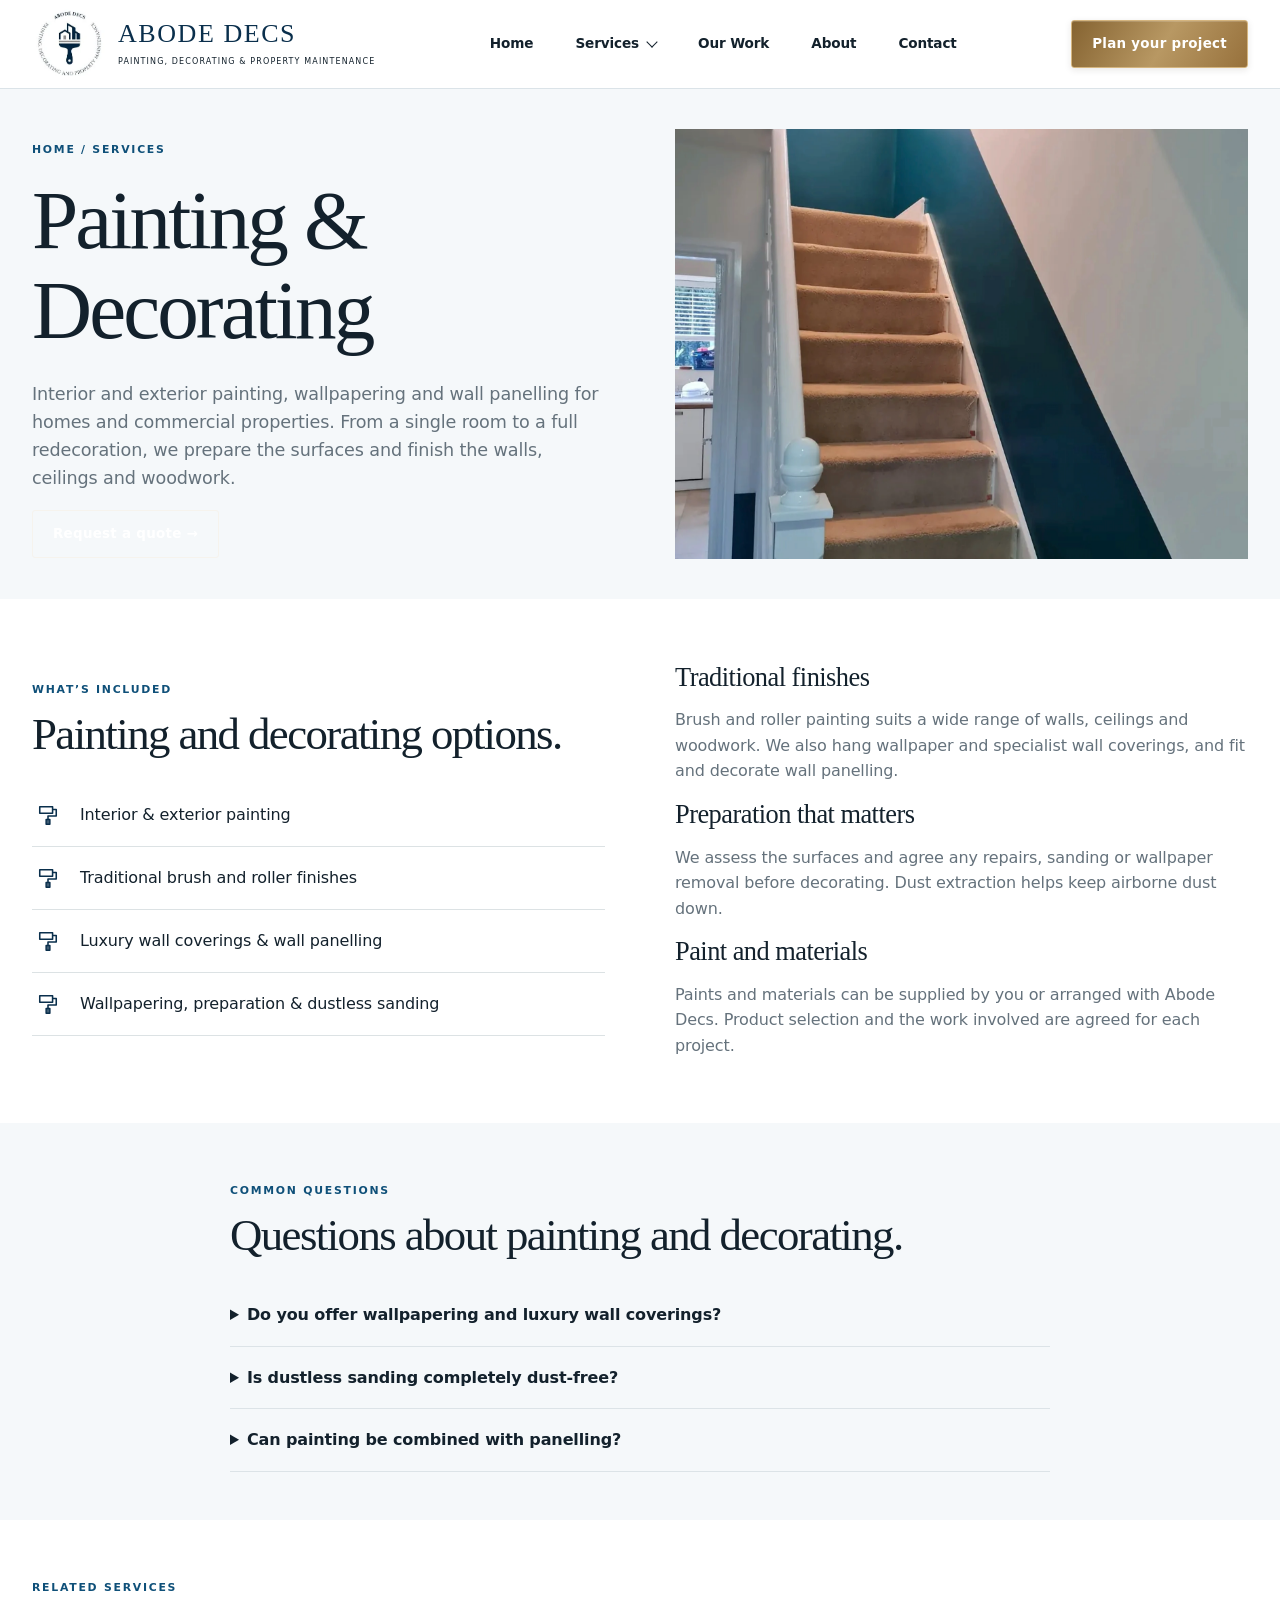
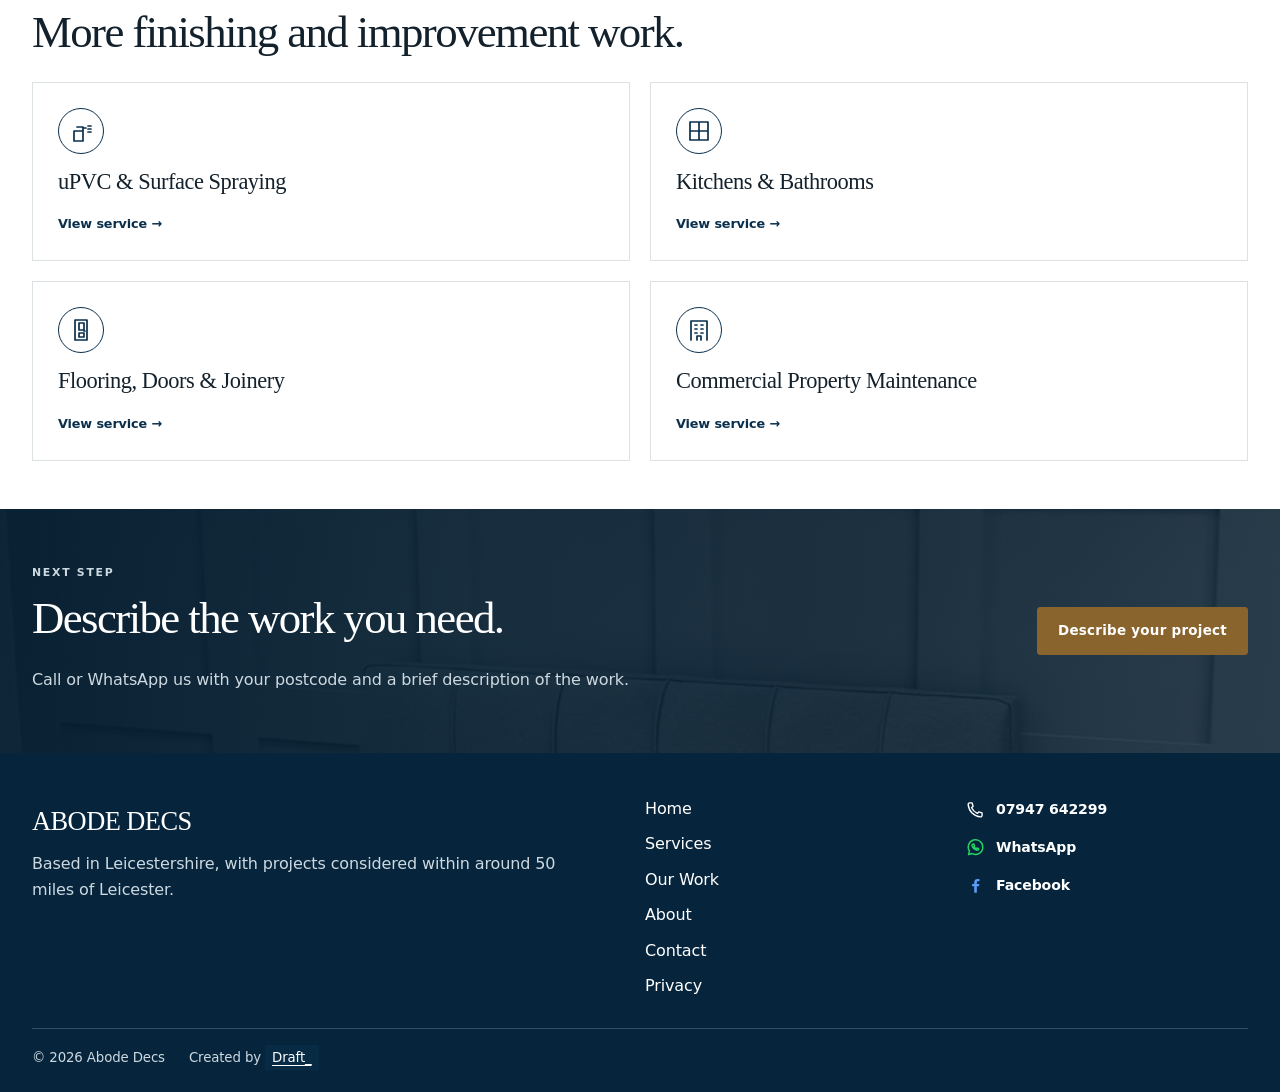
<file: painting-decorating.html>
<!doctype html><html lang="en-GB"><head><meta charset="utf-8"><meta name="viewport" content="width=device-width,initial-scale=1"><title>Painting & Decorating | Abode Decs</title><meta name="description" content="Interior and exterior painting, wallpapering, wall coverings and panelling in Leicestershire. Projects within around 50 miles of Leicester are considered."><link rel="stylesheet" href="assets/style.css?v=43"><script src="assets/config.js?v=16" defer></script><script src="assets/site.js?v=31" defer></script></head><body><a class="skip" href="#main">Skip to content</a><header class="header"><div class="wrap nav"><a href="index.html" class="brand"><img class="" src="assets/image-3.webp" alt="Abode Decs logo" loading="lazy" width="1200" height="900"><span><strong>ABODE DECS</strong><small>PAINTING, DECORATING & PROPERTY MAINTENANCE</small></span></a><nav id="navigation" class="nav-links" aria-label="Main navigation"><a href="index.html" >Home</a><details><summary>Services</summary><div class="submenu"><a href="painting-decorating.html">Painting & Decorating</a><a href="spraying.html">uPVC & Surface Spraying</a><a href="property-improvements.html">Kitchens & Bathrooms</a><a href="flooring-joinery.html">Flooring, Doors & Joinery</a><a href="commercial-maintenance.html">Commercial Property Maintenance</a></div></details><a href="our-work.html" >Our Work</a><a href="about.html" >About</a><a href="contact.html" >Contact</a></nav><a class="button " style="box-shadow:none" href="contact.html">Plan your project <span aria-hidden="true">↗</span></a><button class="menu-toggle" aria-expanded="false" aria-controls="navigation" aria-label="Open navigation menu"><span class="hamburger-icon" aria-hidden="true"><span></span><span></span><span></span></span></button></div></header><main id="main"><section class="page-hero"><div class="wrap split"><div><p class="eyebrow"><a href="index.html">Home</a> / <a href="index.html#services">Services</a></p><h1>Painting & Decorating</h1><p class="intro">Interior and exterior painting, wallpapering and wall panelling for homes and commercial properties. From a single room to a full redecoration, we prepare the surfaces and finish the walls, ceilings and woodwork.</p><a class="button" href="contact.html">Request a quote →</a></div><img src="assets/work-staircase-teal.webp" alt="Painting & Decorating" loading="lazy" width="1200" height="900"></div></section><section class="section"><div class="wrap split"><div><p class="eyebrow">What’s included</p><h2>Painting and decorating options.</h2><ul class="inclusions"><li><span class="symbol" aria-hidden="true"><svg viewBox="0 0 24 24"><path d="M3 3h14v7H3z M17 6h4v7h-9v9 M10 17h4v5h-4z"/></svg></span><span>Interior & exterior painting</span></li><li><span class="symbol" aria-hidden="true"><svg viewBox="0 0 24 24"><path d="M3 3h14v7H3z M17 6h4v7h-9v9 M10 17h4v5h-4z"/></svg></span><span>Traditional brush and roller finishes</span></li><li><span class="symbol" aria-hidden="true"><svg viewBox="0 0 24 24"><path d="M3 3h14v7H3z M17 6h4v7h-9v9 M10 17h4v5h-4z"/></svg></span><span>Luxury wall coverings & wall panelling</span></li><li><span class="symbol" aria-hidden="true"><svg viewBox="0 0 24 24"><path d="M3 3h14v7H3z M17 6h4v7h-9v9 M10 17h4v5h-4z"/></svg></span><span>Wallpapering, preparation & dustless sanding</span></li></ul></div><div><h3>Traditional finishes</h3><p>Brush and roller painting suits a wide range of walls, ceilings and woodwork. We also hang wallpaper and specialist wall coverings, and fit and decorate wall panelling.</p><h3>Preparation that matters</h3><p>We assess the surfaces and agree any repairs, sanding or wallpaper removal before decorating. Dust extraction helps keep airborne dust down.</p><h3>Paint and materials</h3><p>Paints and materials can be supplied by you or arranged with Abode Decs. Product selection and the work involved are agreed for each project.</p></div></div></section><section class="section sand"><div class="wrap narrow"><p class="eyebrow">Common questions</p><h2>Questions about painting and decorating.</h2><details><summary>Do you offer wallpapering and luxury wall coverings?</summary><p>Yes. Share the product and the surface you want to cover so suitability and preparation can be discussed.</p></details><details><summary>Is dustless sanding completely dust-free?</summary><p>No. Dust extraction reduces dust but does not remove every trace. The approach depends on the surface and preparation required.</p></details><details><summary>Can painting be combined with panelling?</summary><p>Yes. We can discuss fitting and decorating the panelling as one job.</p></details></div></section><section class="section"><div class="wrap"><p class="eyebrow">Related services</p><h2>More finishing and improvement work.</h2><div class="related"><a href="spraying.html"><span class="symbol" aria-hidden="true"><svg viewBox="0 0 24 24"><path d="M5 12h9v10H5z M8 8h6v4 M14 9h3 M19 7h3 M19 10h3 M19 13h3"/></svg></span><h3>uPVC & Surface Spraying</h3><span>View service →</span></a><a href="property-improvements.html"><span class="symbol" aria-hidden="true"><svg viewBox="0 0 24 24"><path d="M3 3h18v18H3z M3 12h18 M12 3v18"/></svg></span><h3>Kitchens & Bathrooms</h3><span>View service →</span></a><a href="flooring-joinery.html"><span class="symbol" aria-hidden="true"><svg viewBox="0 0 24 24"><path d="M6 2h12v20H6z M10 5h5v7h-5z M10 15h5v4h-5z M15 13h1"/></svg></span><h3>Flooring, Doors & Joinery</h3><span>View service →</span></a><a href="commercial-maintenance.html"><span class="symbol" aria-hidden="true"><svg viewBox="0 0 24 24"><path d="M4 22V3h16v19 M8 7h2 M14 7h2 M8 11h2 M14 11h2 M8 15h2 M14 15h2 M10 22v-4h4v4"/></svg></span><h3>Commercial Property Maintenance</h3><span>View service →</span></a></div></div></section></main><section class="cta"><div class="wrap"><div><p class="eyebrow">Next step</p><h2>Describe the work you need.</h2><p>Call or WhatsApp us with your postcode and a brief description of the work.</p></div><a class="button " style="box-shadow:none" href="contact.html">Describe your project <span aria-hidden="true">↗</span></a></div></section><footer class="footer"><div class="wrap"><div class="footer-grid"><div><h3>ABODE DECS</h3><p>Based in Leicestershire, with projects considered within around 50 miles of Leicester.</p></div><nav aria-label="Footer navigation"><a href="index.html">Home</a><a href="index.html#services">Services</a><a href="our-work.html">Our Work</a><a href="about.html">About</a><a href="contact.html">Contact</a><a href="privacy.html">Privacy</a></nav><div class="footer-contact-actions" aria-label="Contact Abode Decs"><a class="footer-action footer-action-call" href="tel:+447947642299"><span class="footer-action-icon" aria-hidden="true"><svg viewBox="0 0 24 24"><path d="M5.5 3.5h3l1.2 4-1.8 1.8a15 15 0 0 0 6.8 6.8l1.8-1.8 4 1.2v3c0 1-1 1.8-2 1.7C10.6 19.4 4.6 13.4 3.8 5.5c-.1-1 .7-2 1.7-2z"/></svg></span><span class="footer-action-copy"><strong>07947 642299</strong></span><span class="footer-action-arrow" aria-hidden="true">↗</span></a><a class="footer-action footer-action-whatsapp" href="https://wa.me/447947642299"><span class="footer-action-icon" aria-hidden="true"><svg viewBox="0 0 24 24"><path d="M20.3 11.6a8.3 8.3 0 0 1-12.2 7.3L4 20l1.1-4A8.3 8.3 0 1 1 20.3 11.6Z"/><path d="M9 8.4c.2-.4.4-.4.7-.4h.5l.8 1.9-.8.9c.6 1.2 1.5 2 2.7 2.6l.9-.8 1.8.8v.5c0 .4-.2.7-.6.9-.6.3-1.3.4-2 .2-2.3-.7-4.1-2.4-4.8-4.5-.3-.8-.2-1.5.1-2.1Z"/></svg></span><span class="footer-action-copy"><strong>WhatsApp</strong></span><span class="footer-action-arrow" aria-hidden="true">↗</span></a><a class="footer-action footer-action-facebook" href="https://www.facebook.com/Abodedecs/"><span class="footer-action-icon" aria-hidden="true"><svg viewBox="0 0 24 24"><path d="M13.7 21v-8h2.7l.4-3h-3.1V8.1c0-.9.3-1.5 1.6-1.5H17V3.9c-.3 0-1.3-.1-2.5-.1-2.5 0-4.1 1.5-4.1 4.2V10H7.7v3h2.7v8z"/></svg></span><span class="footer-action-copy"><strong>Facebook</strong></span><span class="footer-action-arrow" aria-hidden="true">↗</span></a></div></div><small class="footer-credit"><span>© 2026 Abode Decs</span><span>Created by <a href="https://www.draftstudio.co.uk" target="_blank" rel="noopener noreferrer">Draft_</a></span></small></div></footer><dialog aria-label="Enlarged project image"><div class="lightbox-head"><span>ABODE DECS / PROJECT GALLERY</span><button type="button">Close ✕</button></div><img alt=""><div class="lightbox-controls"><button class="lightbox-prev" type="button" aria-label="Previous photo">←</button><p></p><button class="lightbox-next" type="button" aria-label="Next photo">→</button></div></dialog></body></html>
</file>
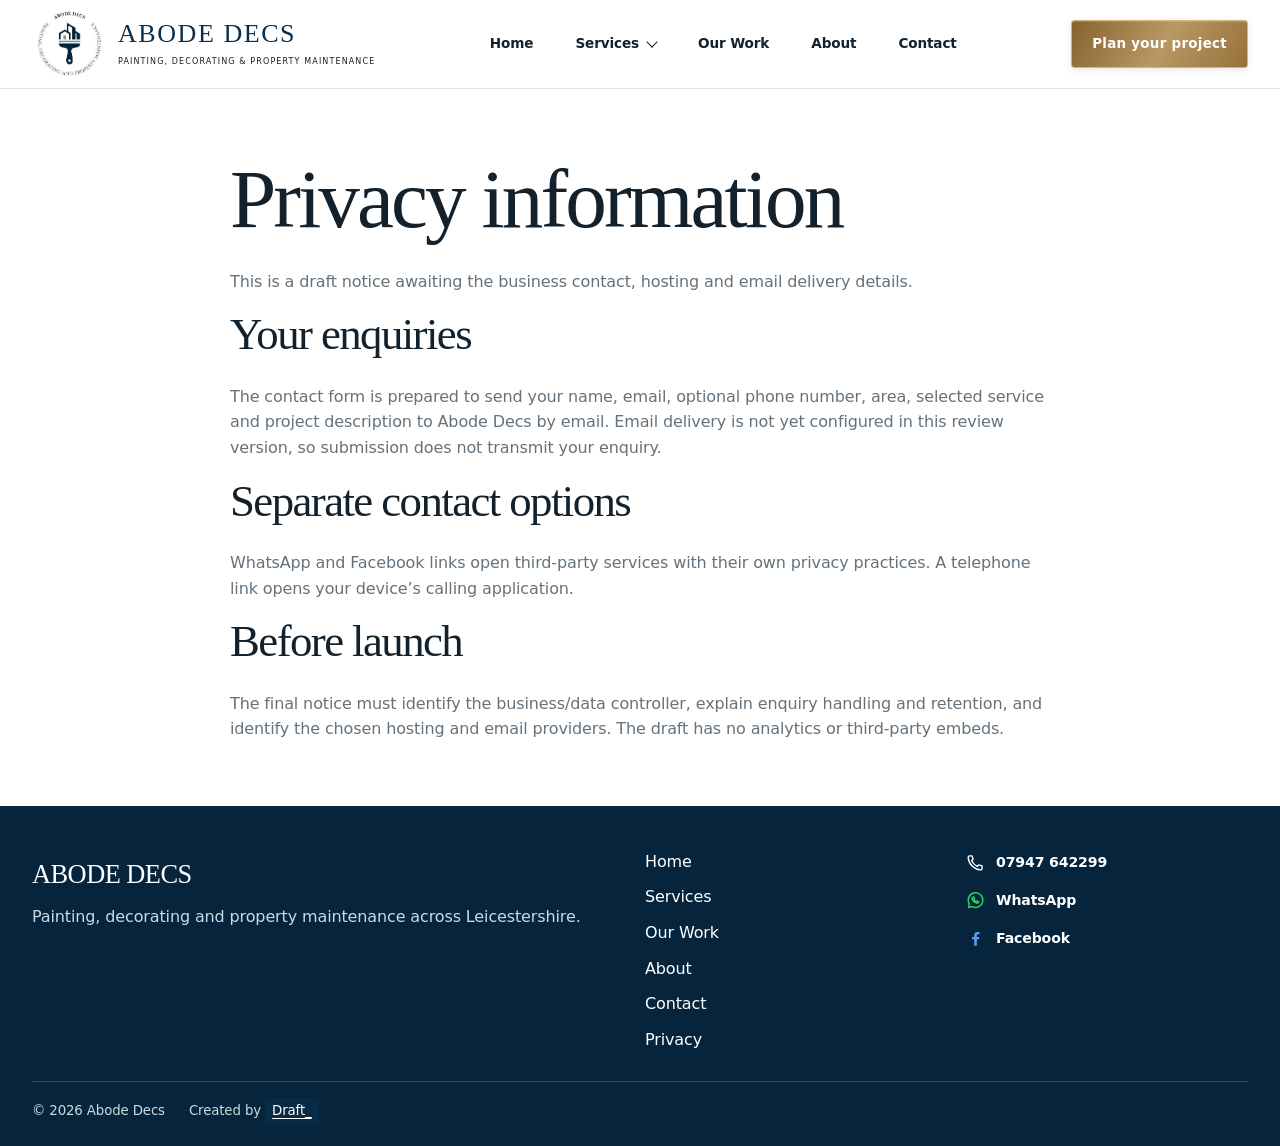
<file: privacy.html>
<!doctype html><html lang="en-GB"><head><meta charset="utf-8"><meta name="viewport" content="width=device-width,initial-scale=1"><title>Privacy | Abode Decs</title><meta name="description" content="Privacy from Abode Decs: painting, decorating and property maintenance across Leicestershire."><link rel="stylesheet" href="assets/style.css?v=43"><script src="assets/config.js?v=16" defer></script><script src="assets/site.js?v=31" defer></script></head><body><a class="skip" href="#main">Skip to content</a><header class="header"><div class="wrap nav"><a href="index.html" class="brand"><img class="" src="assets/image-3.webp" alt="Abode Decs logo" loading="lazy" width="1200" height="900"><span><strong>ABODE DECS</strong><small>PAINTING, DECORATING & PROPERTY MAINTENANCE</small></span></a><nav id="navigation" class="nav-links" aria-label="Main navigation"><a href="index.html" >Home</a><details><summary>Services</summary><div class="submenu"><a href="services.html">All services</a><a href="painting-decorating.html">Painting & Decorating</a><a href="spraying.html">uPVC & Surface Spraying</a><a href="property-improvements.html">Kitchens & Bathrooms</a><a href="flooring-joinery.html">Flooring, Doors & Joinery</a><a href="commercial-maintenance.html">Commercial Property Maintenance</a></div></details><a href="our-work.html" >Our Work</a><a href="about.html" >About</a><a href="contact.html" >Contact</a></nav><a class="button " style="box-shadow:none" href="contact.html">Plan your project <span aria-hidden="true">↗</span></a><button class="menu-toggle" aria-expanded="false" aria-controls="navigation" aria-label="Open navigation menu"><span class="hamburger-icon" aria-hidden="true"><span></span><span></span><span></span></span></button></div></header><main id="main"><section class="section"><div class="wrap narrow"><h1>Privacy information</h1><p>This is a draft notice awaiting the business contact, hosting and email delivery details.</p><h2>Your enquiries</h2><p>The contact form is prepared to send your name, email, optional phone number, area, selected service and project description to Abode Decs by email. Email delivery is not yet configured in this review version, so submission does not transmit your enquiry.</p><h2>Separate contact options</h2><p>WhatsApp and Facebook links open third-party services with their own privacy practices. A telephone link opens your device’s calling application.</p><h2>Before launch</h2><p>The final notice must identify the business/data controller, explain enquiry handling and retention, and identify the chosen hosting and email providers. The draft has no analytics or third-party embeds.</p></div></section></main><footer class="footer"><div class="wrap"><div class="footer-grid"><div><h3>ABODE DECS</h3><p>Painting, decorating and property maintenance across Leicestershire.</p></div><nav aria-label="Footer navigation"><a href="index.html">Home</a><a href="services.html">Services</a><a href="our-work.html">Our Work</a><a href="about.html">About</a><a href="contact.html">Contact</a><a href="privacy.html">Privacy</a></nav><div class="footer-contact-actions" aria-label="Contact Abode Decs"><a class="footer-action footer-action-call" href="tel:+447947642299"><span class="footer-action-icon" aria-hidden="true"><svg viewBox="0 0 24 24"><path d="M5.5 3.5h3l1.2 4-1.8 1.8a15 15 0 0 0 6.8 6.8l1.8-1.8 4 1.2v3c0 1-1 1.8-2 1.7C10.6 19.4 4.6 13.4 3.8 5.5c-.1-1 .7-2 1.7-2z"/></svg></span><span class="footer-action-copy"><strong>07947 642299</strong></span><span class="footer-action-arrow" aria-hidden="true">↗</span></a><a class="footer-action footer-action-whatsapp" href="https://wa.me/447947642299"><span class="footer-action-icon" aria-hidden="true"><svg viewBox="0 0 24 24"><path d="M20.3 11.6a8.3 8.3 0 0 1-12.2 7.3L4 20l1.1-4A8.3 8.3 0 1 1 20.3 11.6Z"/><path d="M9 8.4c.2-.4.4-.4.7-.4h.5l.8 1.9-.8.9c.6 1.2 1.5 2 2.7 2.6l.9-.8 1.8.8v.5c0 .4-.2.7-.6.9-.6.3-1.3.4-2 .2-2.3-.7-4.1-2.4-4.8-4.5-.3-.8-.2-1.5.1-2.1Z"/></svg></span><span class="footer-action-copy"><strong>WhatsApp</strong></span><span class="footer-action-arrow" aria-hidden="true">↗</span></a><a class="footer-action footer-action-facebook" href="https://www.facebook.com/Abodedecs/"><span class="footer-action-icon" aria-hidden="true"><svg viewBox="0 0 24 24"><path d="M13.7 21v-8h2.7l.4-3h-3.1V8.1c0-.9.3-1.5 1.6-1.5H17V3.9c-.3 0-1.3-.1-2.5-.1-2.5 0-4.1 1.5-4.1 4.2V10H7.7v3h2.7v8z"/></svg></span><span class="footer-action-copy"><strong>Facebook</strong></span><span class="footer-action-arrow" aria-hidden="true">↗</span></a></div></div><small class="footer-credit"><span>© 2026 Abode Decs</span><span>Created by <a href="https://www.draftstudio.co.uk" target="_blank" rel="noopener noreferrer">Draft_</a></span></small></div></footer><dialog aria-label="Enlarged project image"><div class="lightbox-head"><span>ABODE DECS / PROJECT GALLERY</span><button type="button">Close ✕</button></div><img alt=""><div class="lightbox-controls"><button class="lightbox-prev" type="button" aria-label="Previous photo">←</button><p></p><button class="lightbox-next" type="button" aria-label="Next photo">→</button></div></dialog></body></html>
</file>
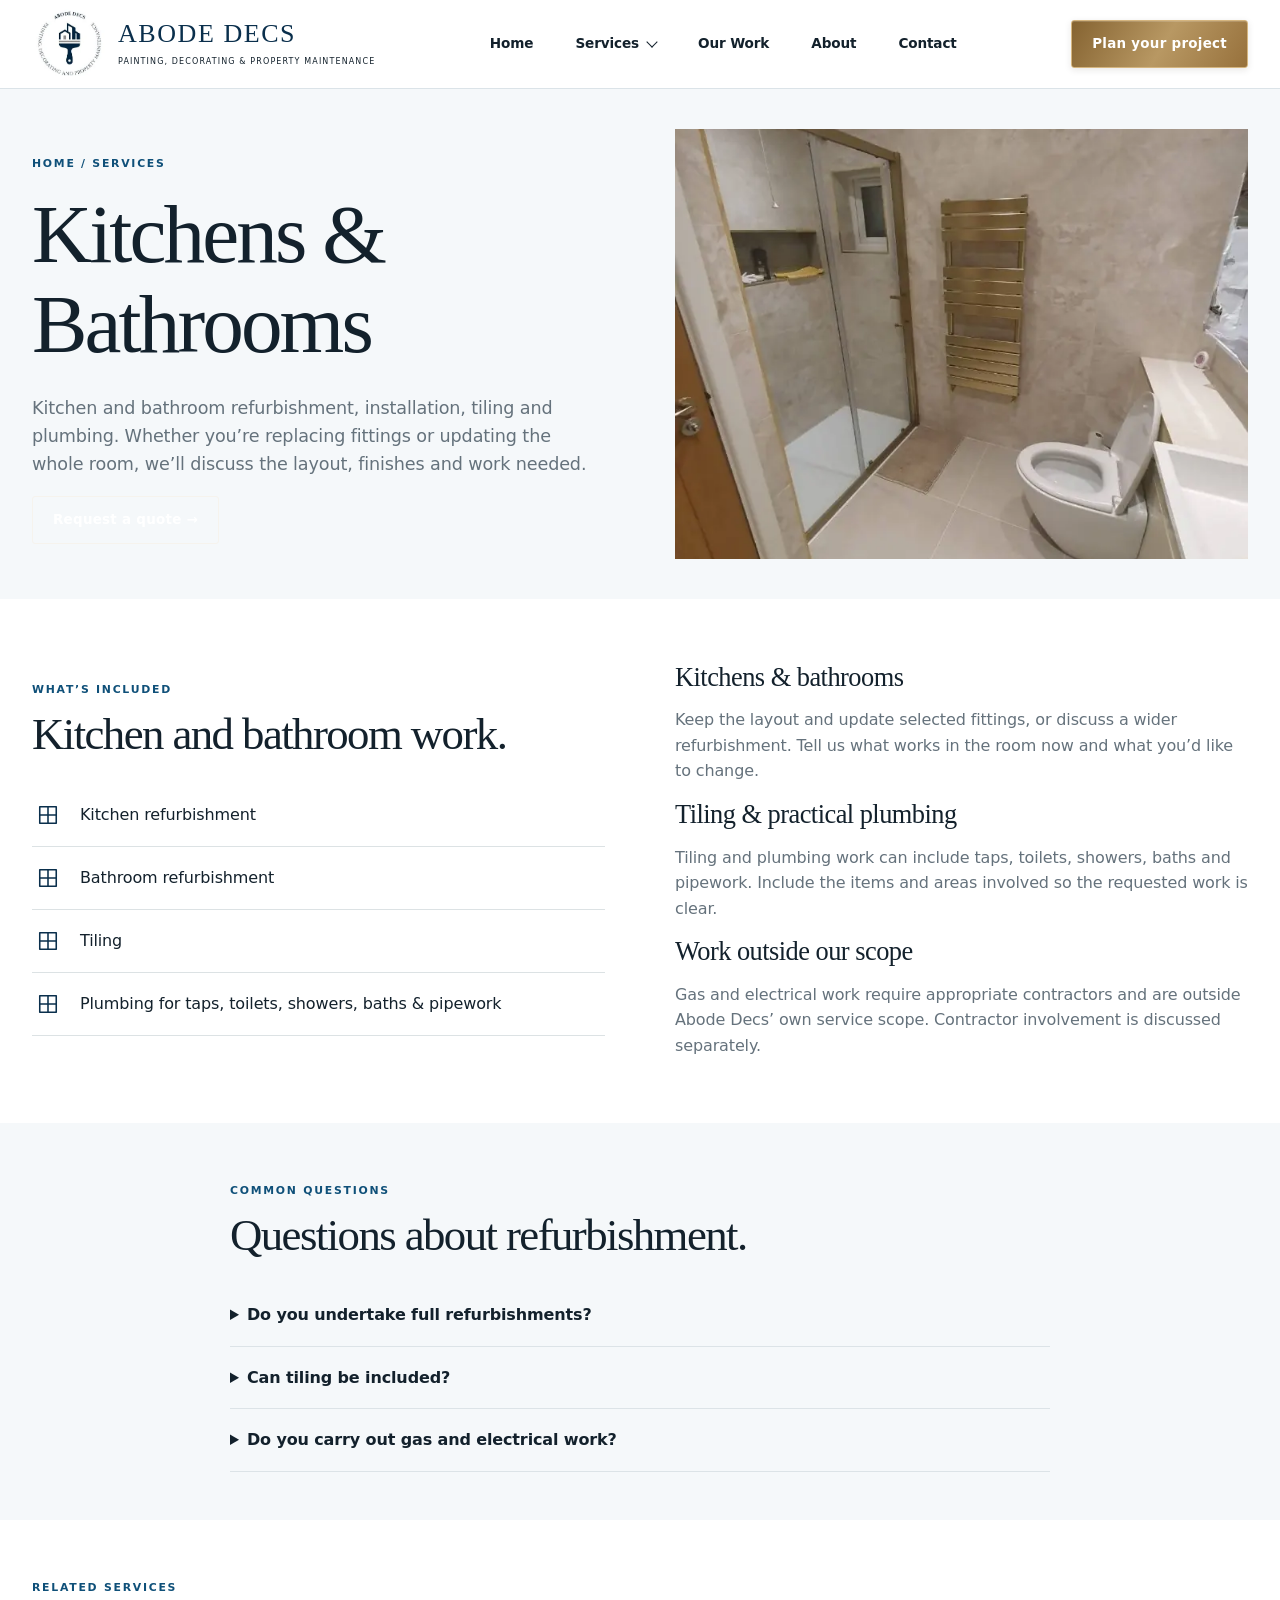
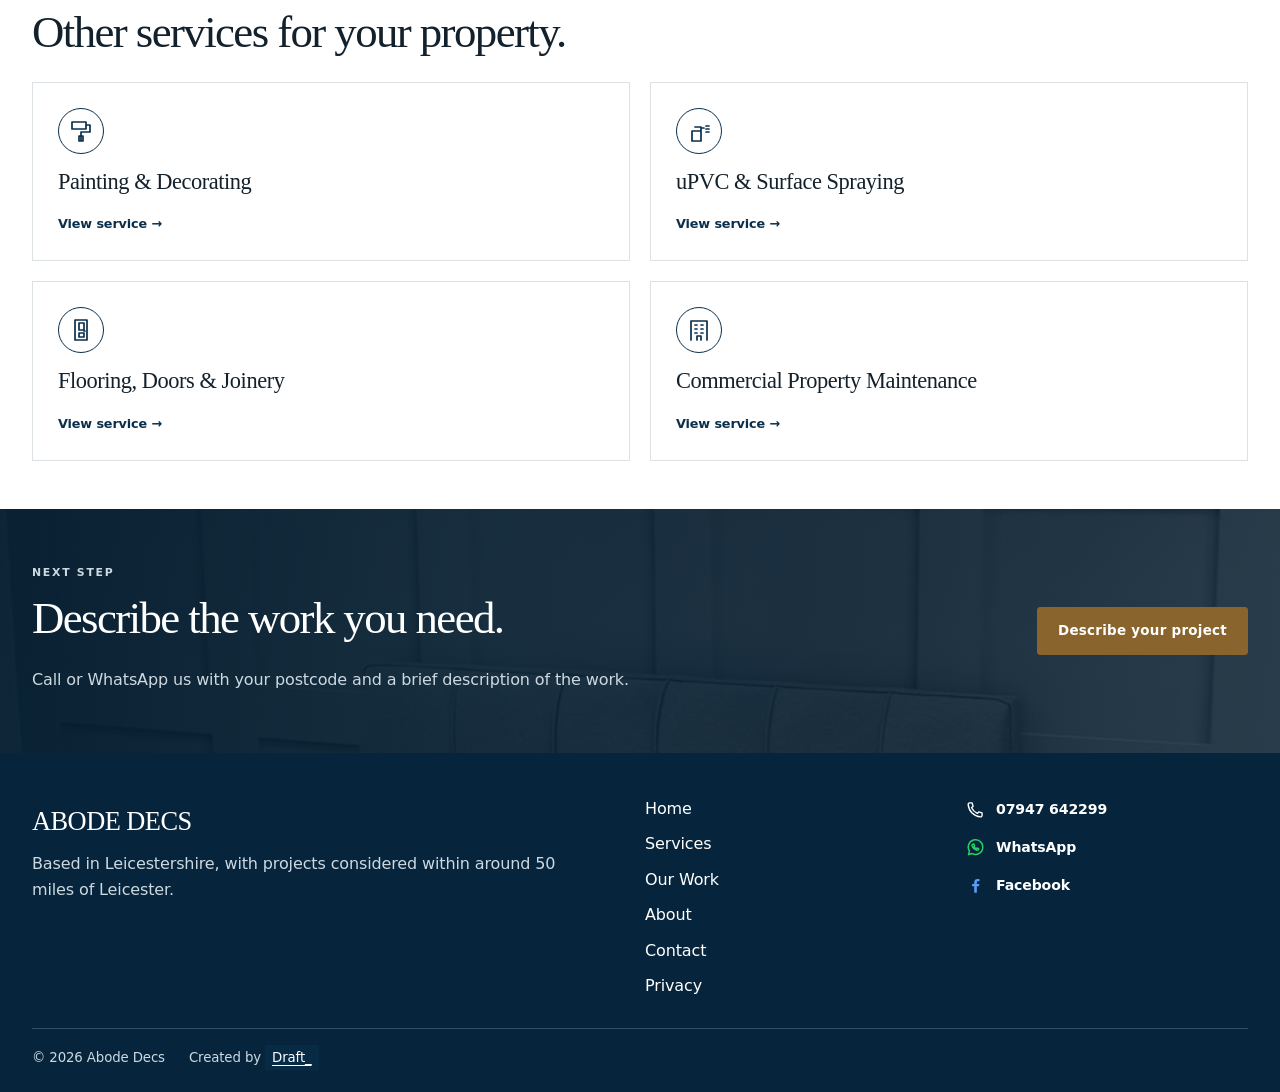
<file: property-improvements.html>
<!doctype html><html lang="en-GB"><head><meta charset="utf-8"><meta name="viewport" content="width=device-width,initial-scale=1"><title>Kitchens & Bathrooms | Abode Decs</title><meta name="description" content="Kitchen and bathroom refurbishment, tiling and plumbing in Leicestershire. Gas and electrical work require appropriate contractors."><link rel="stylesheet" href="assets/style.css?v=43"><script src="assets/config.js?v=16" defer></script><script src="assets/site.js?v=31" defer></script></head><body><a class="skip" href="#main">Skip to content</a><header class="header"><div class="wrap nav"><a href="index.html" class="brand"><img class="" src="assets/image-3.webp" alt="Abode Decs logo" loading="lazy" width="1200" height="900"><span><strong>ABODE DECS</strong><small>PAINTING, DECORATING & PROPERTY MAINTENANCE</small></span></a><nav id="navigation" class="nav-links" aria-label="Main navigation"><a href="index.html" >Home</a><details><summary>Services</summary><div class="submenu"><a href="painting-decorating.html">Painting & Decorating</a><a href="spraying.html">uPVC & Surface Spraying</a><a href="property-improvements.html">Kitchens & Bathrooms</a><a href="flooring-joinery.html">Flooring, Doors & Joinery</a><a href="commercial-maintenance.html">Commercial Property Maintenance</a></div></details><a href="our-work.html" >Our Work</a><a href="about.html" >About</a><a href="contact.html" >Contact</a></nav><a class="button " style="box-shadow:none" href="contact.html">Plan your project <span aria-hidden="true">↗</span></a><button class="menu-toggle" aria-expanded="false" aria-controls="navigation" aria-label="Open navigation menu"><span class="hamburger-icon" aria-hidden="true"><span></span><span></span><span></span></span></button></div></header><main id="main"><section class="page-hero"><div class="wrap split"><div><p class="eyebrow"><a href="index.html">Home</a> / <a href="index.html#services">Services</a></p><h1>Kitchens & Bathrooms</h1><p class="intro">Kitchen and bathroom refurbishment, installation, tiling and plumbing. Whether you’re replacing fittings or updating the whole room, we’ll discuss the layout, finishes and work needed.</p><a class="button" href="contact.html">Request a quote →</a></div><img src="assets/work-bathroom-suite.webp" alt="Kitchens & Bathrooms" loading="lazy" width="1200" height="900"></div></section><section class="section"><div class="wrap split"><div><p class="eyebrow">What’s included</p><h2>Kitchen and bathroom work.</h2><ul class="inclusions"><li><span class="symbol" aria-hidden="true"><svg viewBox="0 0 24 24"><path d="M3 3h18v18H3z M3 12h18 M12 3v18"/></svg></span><span>Kitchen refurbishment</span></li><li><span class="symbol" aria-hidden="true"><svg viewBox="0 0 24 24"><path d="M3 3h18v18H3z M3 12h18 M12 3v18"/></svg></span><span>Bathroom refurbishment</span></li><li><span class="symbol" aria-hidden="true"><svg viewBox="0 0 24 24"><path d="M3 3h18v18H3z M3 12h18 M12 3v18"/></svg></span><span>Tiling</span></li><li><span class="symbol" aria-hidden="true"><svg viewBox="0 0 24 24"><path d="M3 3h18v18H3z M3 12h18 M12 3v18"/></svg></span><span>Plumbing for taps, toilets, showers, baths & pipework</span></li></ul></div><div><h3>Kitchens & bathrooms</h3><p>Keep the layout and update selected fittings, or discuss a wider refurbishment. Tell us what works in the room now and what you’d like to change.</p><h3>Tiling & practical plumbing</h3><p>Tiling and plumbing work can include taps, toilets, showers, baths and pipework. Include the items and areas involved so the requested work is clear.</p><h3>Work outside our scope</h3><p>Gas and electrical work require appropriate contractors and are outside Abode Decs’ own service scope. Contractor involvement is discussed separately.</p></div></div></section><section class="section sand"><div class="wrap narrow"><p class="eyebrow">Common questions</p><h2>Questions about refurbishment.</h2><details><summary>Do you undertake full refurbishments?</summary><p>Yes. We’ll agree what is included, from removing existing fittings to installation and finishing.</p></details><details><summary>Can tiling be included?</summary><p>Yes. Share the area, surface and tile choice when discussing the work.</p></details><details><summary>Do you carry out gas and electrical work?</summary><p>No. These parts of the job need appropriate contractors and should be planned separately.</p></details></div></section><section class="section"><div class="wrap"><p class="eyebrow">Related services</p><h2>Other services for your property.</h2><div class="related"><a href="painting-decorating.html"><span class="symbol" aria-hidden="true"><svg viewBox="0 0 24 24"><path d="M3 3h14v7H3z M17 6h4v7h-9v9 M10 17h4v5h-4z"/></svg></span><h3>Painting & Decorating</h3><span>View service →</span></a><a href="spraying.html"><span class="symbol" aria-hidden="true"><svg viewBox="0 0 24 24"><path d="M5 12h9v10H5z M8 8h6v4 M14 9h3 M19 7h3 M19 10h3 M19 13h3"/></svg></span><h3>uPVC & Surface Spraying</h3><span>View service →</span></a><a href="flooring-joinery.html"><span class="symbol" aria-hidden="true"><svg viewBox="0 0 24 24"><path d="M6 2h12v20H6z M10 5h5v7h-5z M10 15h5v4h-5z M15 13h1"/></svg></span><h3>Flooring, Doors & Joinery</h3><span>View service →</span></a><a href="commercial-maintenance.html"><span class="symbol" aria-hidden="true"><svg viewBox="0 0 24 24"><path d="M4 22V3h16v19 M8 7h2 M14 7h2 M8 11h2 M14 11h2 M8 15h2 M14 15h2 M10 22v-4h4v4"/></svg></span><h3>Commercial Property Maintenance</h3><span>View service →</span></a></div></div></section></main><section class="cta"><div class="wrap"><div><p class="eyebrow">Next step</p><h2>Describe the work you need.</h2><p>Call or WhatsApp us with your postcode and a brief description of the work.</p></div><a class="button " style="box-shadow:none" href="contact.html">Describe your project <span aria-hidden="true">↗</span></a></div></section><footer class="footer"><div class="wrap"><div class="footer-grid"><div><h3>ABODE DECS</h3><p>Based in Leicestershire, with projects considered within around 50 miles of Leicester.</p></div><nav aria-label="Footer navigation"><a href="index.html">Home</a><a href="index.html#services">Services</a><a href="our-work.html">Our Work</a><a href="about.html">About</a><a href="contact.html">Contact</a><a href="privacy.html">Privacy</a></nav><div class="footer-contact-actions" aria-label="Contact Abode Decs"><a class="footer-action footer-action-call" href="tel:+447947642299"><span class="footer-action-icon" aria-hidden="true"><svg viewBox="0 0 24 24"><path d="M5.5 3.5h3l1.2 4-1.8 1.8a15 15 0 0 0 6.8 6.8l1.8-1.8 4 1.2v3c0 1-1 1.8-2 1.7C10.6 19.4 4.6 13.4 3.8 5.5c-.1-1 .7-2 1.7-2z"/></svg></span><span class="footer-action-copy"><strong>07947 642299</strong></span><span class="footer-action-arrow" aria-hidden="true">↗</span></a><a class="footer-action footer-action-whatsapp" href="https://wa.me/447947642299"><span class="footer-action-icon" aria-hidden="true"><svg viewBox="0 0 24 24"><path d="M20.3 11.6a8.3 8.3 0 0 1-12.2 7.3L4 20l1.1-4A8.3 8.3 0 1 1 20.3 11.6Z"/><path d="M9 8.4c.2-.4.4-.4.7-.4h.5l.8 1.9-.8.9c.6 1.2 1.5 2 2.7 2.6l.9-.8 1.8.8v.5c0 .4-.2.7-.6.9-.6.3-1.3.4-2 .2-2.3-.7-4.1-2.4-4.8-4.5-.3-.8-.2-1.5.1-2.1Z"/></svg></span><span class="footer-action-copy"><strong>WhatsApp</strong></span><span class="footer-action-arrow" aria-hidden="true">↗</span></a><a class="footer-action footer-action-facebook" href="https://www.facebook.com/Abodedecs/"><span class="footer-action-icon" aria-hidden="true"><svg viewBox="0 0 24 24"><path d="M13.7 21v-8h2.7l.4-3h-3.1V8.1c0-.9.3-1.5 1.6-1.5H17V3.9c-.3 0-1.3-.1-2.5-.1-2.5 0-4.1 1.5-4.1 4.2V10H7.7v3h2.7v8z"/></svg></span><span class="footer-action-copy"><strong>Facebook</strong></span><span class="footer-action-arrow" aria-hidden="true">↗</span></a></div></div><small class="footer-credit"><span>© 2026 Abode Decs</span><span>Created by <a href="https://www.draftstudio.co.uk" target="_blank" rel="noopener noreferrer">Draft_</a></span></small></div></footer><dialog aria-label="Enlarged project image"><div class="lightbox-head"><span>ABODE DECS / PROJECT GALLERY</span><button type="button">Close ✕</button></div><img alt=""><div class="lightbox-controls"><button class="lightbox-prev" type="button" aria-label="Previous photo">←</button><p></p><button class="lightbox-next" type="button" aria-label="Next photo">→</button></div></dialog></body></html>
</file>
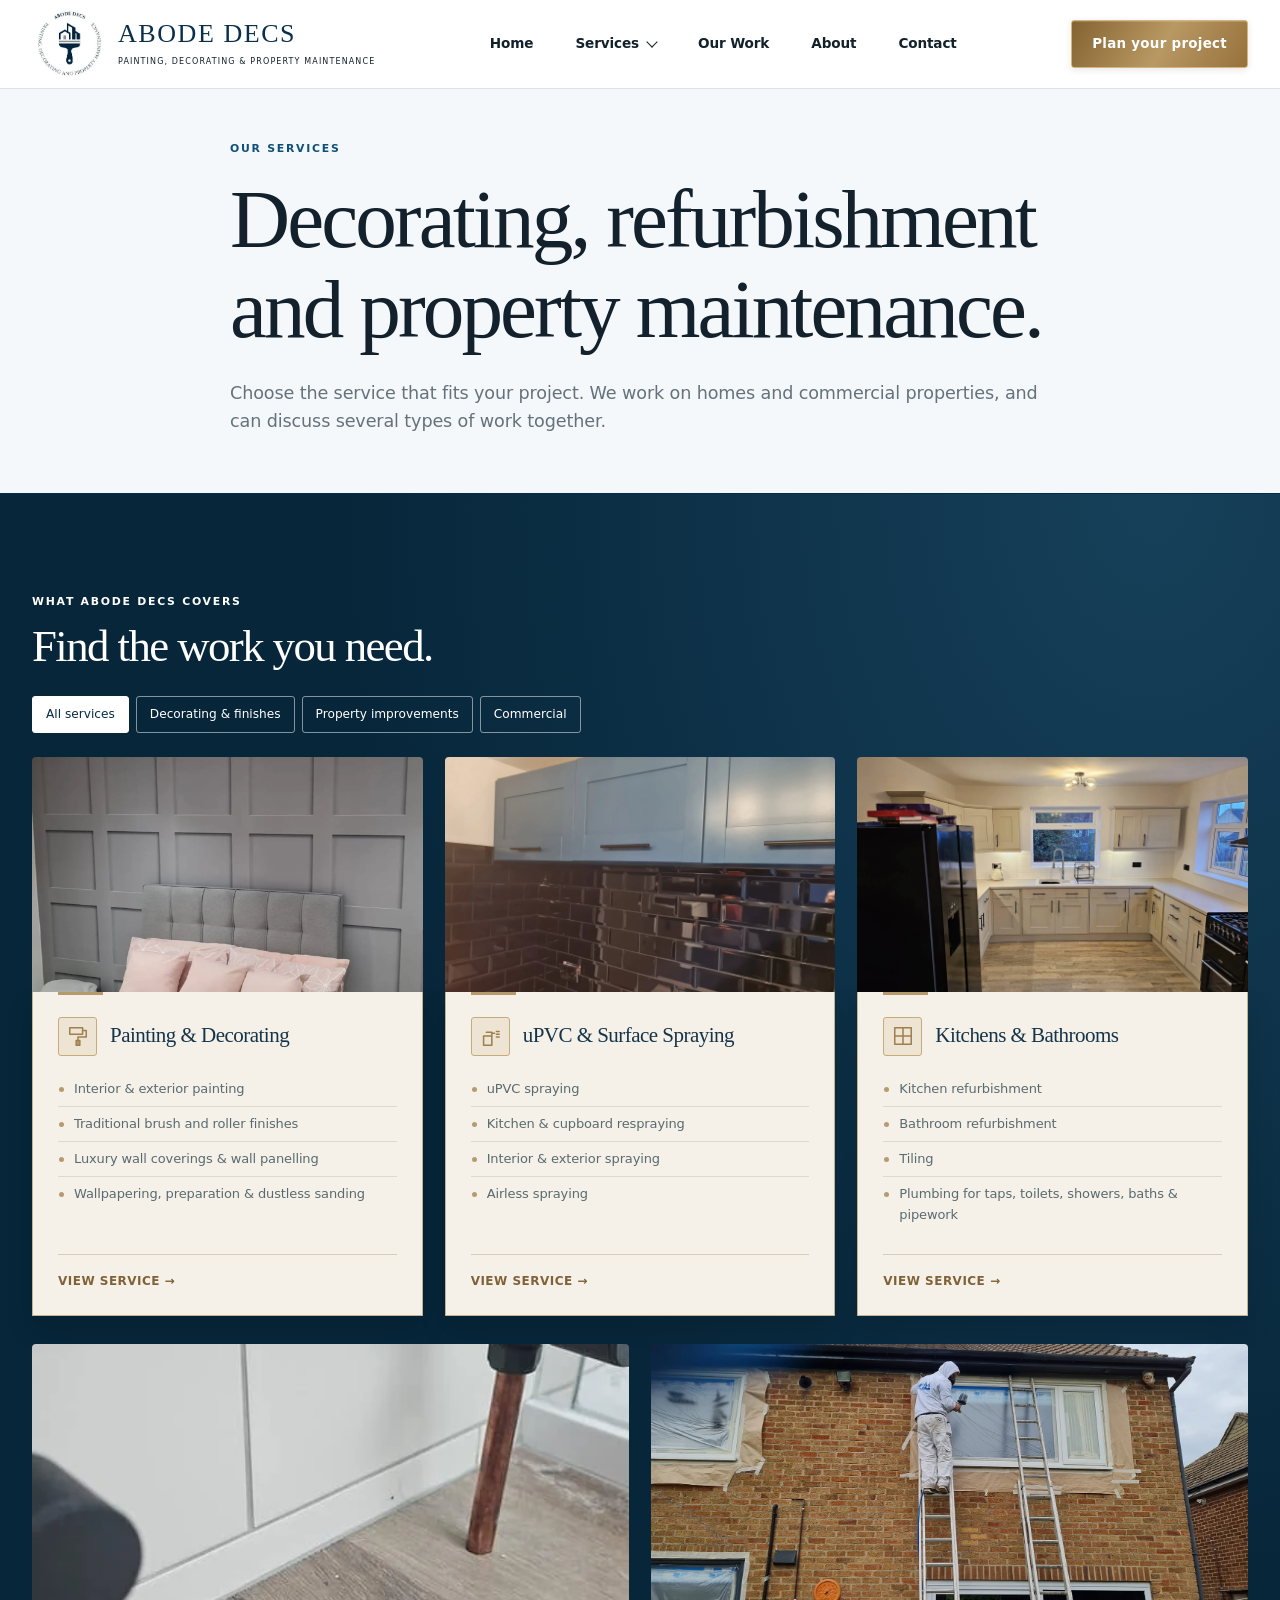
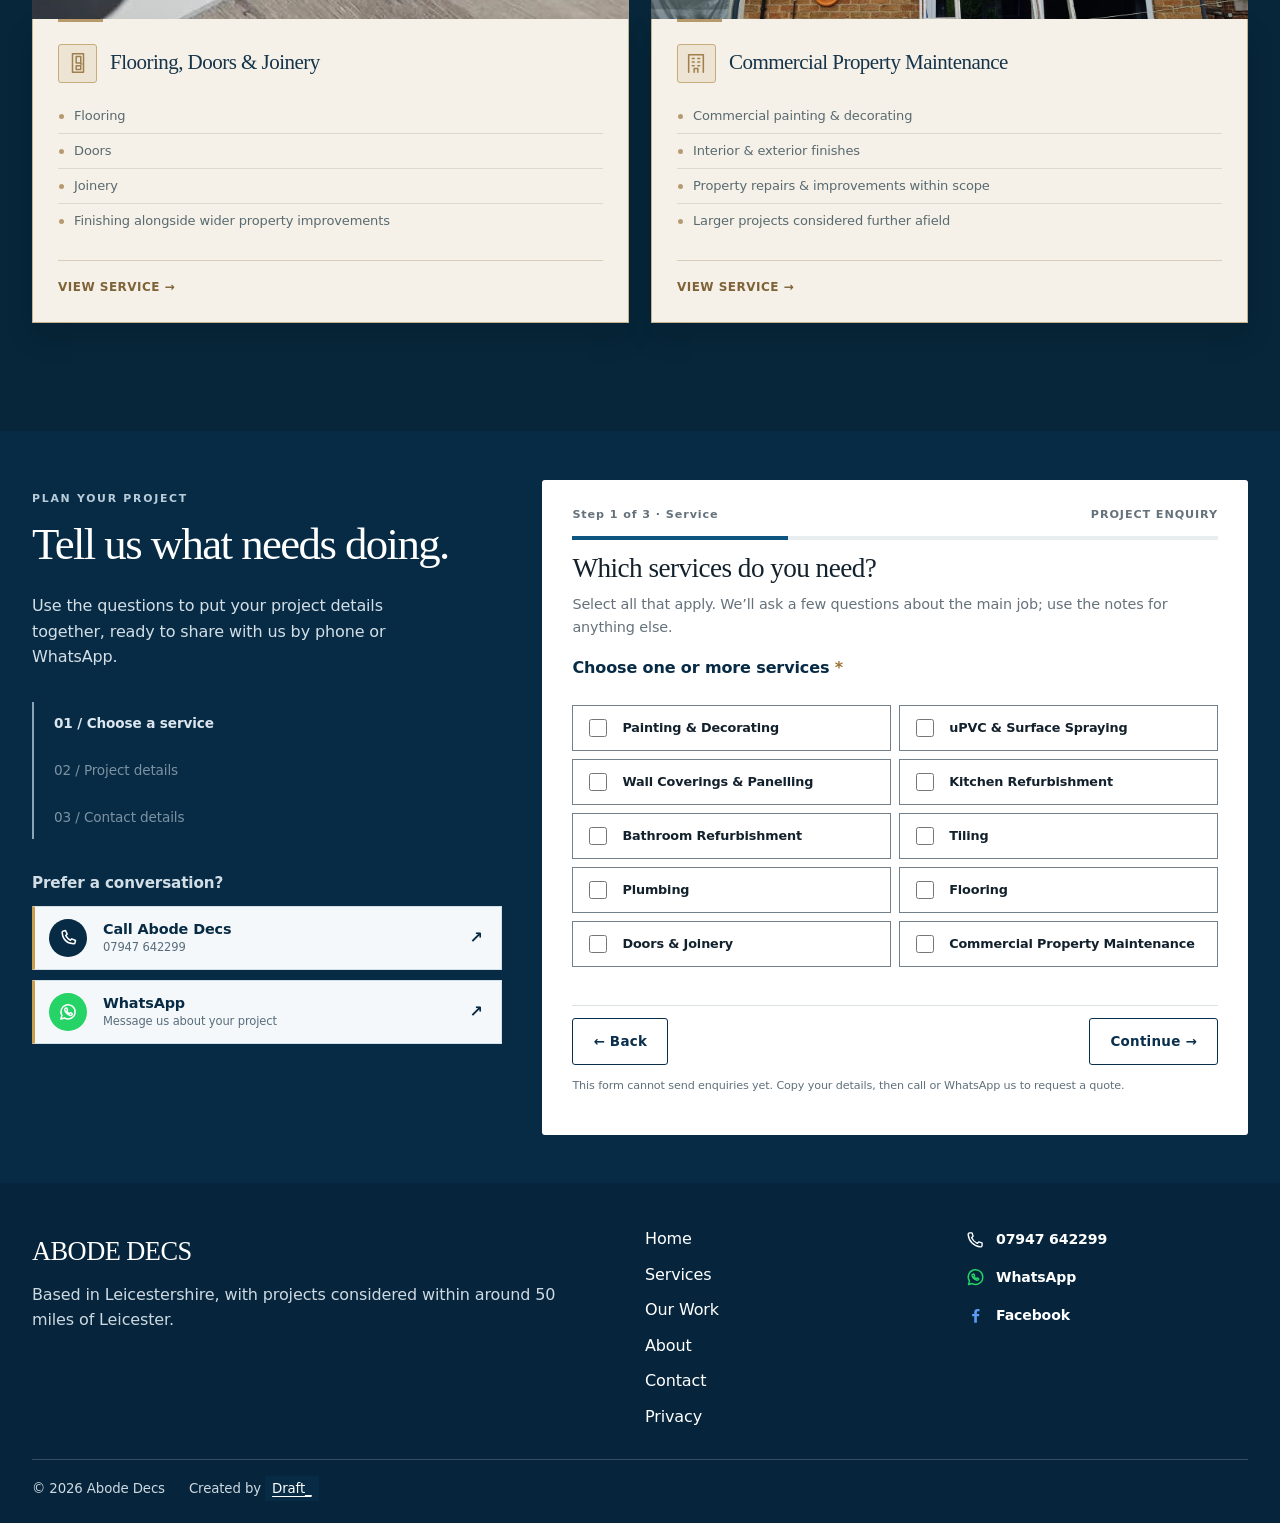
<file: services.html>
<!doctype html><html lang="en-GB"><head><meta charset="utf-8"><meta name="viewport" content="width=device-width,initial-scale=1"><title>Services | Abode Decs</title><meta name="description" content="Explore painting, decorating, cupboard and uPVC spraying, kitchen and bathroom refurbishment, flooring, joinery and commercial maintenance in Leicestershire."><link rel="stylesheet" href="assets/style.css?v=43"><script src="assets/config.js?v=16" defer></script><script src="assets/site.js?v=31" defer></script></head><body><a class="skip" href="#main">Skip to content</a><header class="header"><div class="wrap nav"><a href="index.html" class="brand"><img class="" src="assets/image-3.webp" alt="Abode Decs logo" loading="lazy" width="1200" height="900"><span><strong>ABODE DECS</strong><small>PAINTING, DECORATING & PROPERTY MAINTENANCE</small></span></a><nav id="navigation" class="nav-links" aria-label="Main navigation"><a href="index.html" >Home</a><details><summary>Services</summary><div class="submenu"><a href="services.html">All services</a><a href="painting-decorating.html">Painting & Decorating</a><a href="spraying.html">uPVC & Surface Spraying</a><a href="property-improvements.html">Kitchens & Bathrooms</a><a href="flooring-joinery.html">Flooring, Doors & Joinery</a><a href="commercial-maintenance.html">Commercial Property Maintenance</a></div></details><a href="our-work.html" >Our Work</a><a href="about.html" >About</a><a href="contact.html" >Contact</a></nav><a class="button " style="box-shadow:none" href="contact.html">Plan your project <span aria-hidden="true">↗</span></a><button class="menu-toggle" aria-expanded="false" aria-controls="navigation" aria-label="Open navigation menu"><span class="hamburger-icon" aria-hidden="true"><span></span><span></span><span></span></span></button></div></header><main id="main"><section class="page-hero"><div class="wrap narrow"><p class="eyebrow">Our services</p><h1>Decorating, refurbishment and property maintenance.</h1><p class="intro">Choose the service that fits your project. We work on homes and commercial properties, and can discuss several types of work together.</p></div></section><section class="section services-section"><div class="wrap"><p class="eyebrow">What Abode Decs covers</p><h2>Find the work you need.</h2><div class="service-filter" role="group" aria-label="Browse service groups"><button class="active" type="button" data-service-filter="all">All services</button><button type="button" data-service-filter="finish">Decorating & finishes</button><button type="button" data-service-filter="improve">Property improvements</button><button type="button" data-service-filter="commercial">Commercial</button></div><div class="service-groups"><article class="group-card"><img src="assets/work-bedroom-panelling.webp" alt="Grey bedroom with a painted panelled feature wall" loading="lazy" width="1200" height="900"><div class="card-copy"><span class="symbol" aria-hidden="true"><svg viewBox="0 0 24 24"><path d="M3 3h14v7H3z M17 6h4v7h-9v9 M10 17h4v5h-4z"/></svg></span><h3>Painting & Decorating</h3><ul><li>Interior & exterior painting</li><li>Traditional brush and roller finishes</li><li>Luxury wall coverings & wall panelling</li><li>Wallpapering, preparation & dustless sanding</li></ul><a class="text-link" href="painting-decorating.html">View service →</a></div></article><article class="group-card"><img src="assets/image-5.webp" alt="Blue kitchen cabinets beside a black tiled backsplash" loading="lazy" width="1200" height="900"><div class="card-copy"><span class="symbol" aria-hidden="true"><svg viewBox="0 0 24 24"><path d="M5 12h9v10H5z M8 8h6v4 M14 9h3 M19 7h3 M19 10h3 M19 13h3"/></svg></span><h3>uPVC & Surface Spraying</h3><ul><li>uPVC spraying</li><li>Kitchen & cupboard respraying</li><li>Interior & exterior spraying</li><li>Airless spraying</li></ul><a class="text-link" href="spraying.html">View service →</a></div></article><article class="group-card"><img src="assets/image-10.webp" alt="Cream kitchen cabinetry and timber flooring" loading="lazy" width="1200" height="900"><div class="card-copy"><span class="symbol" aria-hidden="true"><svg viewBox="0 0 24 24"><path d="M3 3h18v18H3z M3 12h18 M12 3v18"/></svg></span><h3>Kitchens & Bathrooms</h3><ul><li>Kitchen refurbishment</li><li>Bathroom refurbishment</li><li>Tiling</li><li>Plumbing for taps, toilets, showers, baths & pipework</li></ul><a class="text-link" href="property-improvements.html">View service →</a></div></article><article class="group-card"><img src="assets/image-16.webp" alt="Timber floor and radiator detail" loading="lazy" width="1200" height="900"><div class="card-copy"><span class="symbol" aria-hidden="true"><svg viewBox="0 0 24 24"><path d="M6 2h12v20H6z M10 5h5v7h-5z M10 15h5v4h-5z M15 13h1"/></svg></span><h3>Flooring, Doors & Joinery</h3><ul><li>Flooring</li><li>Doors</li><li>Joinery</li><li>Finishing alongside wider property improvements</li></ul><a class="text-link" href="flooring-joinery.html">View service →</a></div></article><article class="group-card"><img src="assets/image-7.webp" alt="Exterior window spraying in progress" loading="lazy" width="1200" height="900"><div class="card-copy"><span class="symbol" aria-hidden="true"><svg viewBox="0 0 24 24"><path d="M4 22V3h16v19 M8 7h2 M14 7h2 M8 11h2 M14 11h2 M8 15h2 M14 15h2 M10 22v-4h4v4"/></svg></span><h3>Commercial Property Maintenance</h3><ul><li>Commercial painting & decorating</li><li>Interior & exterior finishes</li><li>Property repairs & improvements within scope</li><li>Larger projects considered further afield</li></ul><a class="text-link" href="commercial-maintenance.html">View service →</a></div></article></div></div></section></main><section class="quote-app-section"><div class="wrap quote-app-layout"><aside><p class="eyebrow">Plan your project</p><h2>Tell us what needs doing.</h2><p>Use the questions to put your project details together, ready to share with us by phone or WhatsApp.</p><div class="quote-side"><span class="current">01 / Choose a service</span><span>02 / Project details</span><span>03 / Contact details</span></div><p class="small conversation-prompt">Prefer a conversation?</p><div class="conversation-actions"><a class="conversation-link" href="tel:+447947642299"><span class="conversation-icon" aria-hidden="true"><svg viewBox="0 0 24 24"><path d="M6.6 3.5 9 3l2 4.4-1.7 1.7a14 14 0 0 0 5.6 5.6l1.7-1.7 4.4 2-.5 2.4c-.2 1-1.1 1.7-2.1 1.6C10.6 18.3 5.7 13.4 5 5.6c-.1-1 .6-1.9 1.6-2.1Z"/></svg></span><span><strong>Call Abode Decs</strong><small>07947 642299</small></span><span class="conversation-arrow" aria-hidden="true">↗</span></a><a class="conversation-link" href="https://wa.me/447947642299"><span class="conversation-icon conversation-icon-whatsapp" aria-hidden="true"><svg viewBox="0 0 24 24"><path d="M20.5 11.7a8.5 8.5 0 0 1-12.6 7.5l-4.4 1.2 1.2-4.3a8.5 8.5 0 1 1 15.8-4.4Z"/><path d="M8.7 7.7c.3-.5.5-.5.8-.5h.6c.2 0 .4.1.5.4l.8 1.8c.1.2.1.4-.1.6l-.6.7c-.2.2-.2.4-.1.6.6 1.1 1.4 1.9 2.5 2.5.2.1.4.1.6-.1l.7-.7c.2-.2.4-.2.6-.1l1.8.8c.3.1.4.3.4.5 0 .4-.2 1.1-.6 1.4-.5.5-1.2.7-1.9.5-1.3-.3-2.8-1.1-4.2-2.5s-2.2-2.9-2.5-4.2c-.1-.6.1-1.3.7-1.7Z"/></svg></span><span><strong>WhatsApp</strong><small>Message us about your project</small></span><span class="conversation-arrow" aria-hidden="true">↗</span></a></div></aside><div class="quote-app"><div class="quote-progress"><span id="quote-step-label">Step 1 of 3 · Service</span><span>PROJECT ENQUIRY</span></div><div class="progress-track"><div id="quote-progress-fill"></div></div><form id="quote-wizard" novalidate><div id="quote-step"></div><p id="quote-error" role="alert"></p><div class="quote-actions"><button id="quote-back" type="button" class="button secondary">← Back</button><button id="quote-next" type="submit" class="button">Continue →</button></div></form><p class="quote-draft-note">This form cannot send enquiries yet. Copy your details, then call or WhatsApp us to request a quote.</p><noscript>JavaScript is needed for this enquiry journey. Please call or use WhatsApp instead.</noscript></div></div></section><footer class="footer"><div class="wrap"><div class="footer-grid"><div><h3>ABODE DECS</h3><p>Based in Leicestershire, with projects considered within around 50 miles of Leicester.</p></div><nav aria-label="Footer navigation"><a href="index.html">Home</a><a href="services.html">Services</a><a href="our-work.html">Our Work</a><a href="about.html">About</a><a href="contact.html">Contact</a><a href="privacy.html">Privacy</a></nav><div class="footer-contact-actions" aria-label="Contact Abode Decs"><a class="footer-action footer-action-call" href="tel:+447947642299"><span class="footer-action-icon" aria-hidden="true"><svg viewBox="0 0 24 24"><path d="M5.5 3.5h3l1.2 4-1.8 1.8a15 15 0 0 0 6.8 6.8l1.8-1.8 4 1.2v3c0 1-1 1.8-2 1.7C10.6 19.4 4.6 13.4 3.8 5.5c-.1-1 .7-2 1.7-2z"/></svg></span><span class="footer-action-copy"><strong>07947 642299</strong></span><span class="footer-action-arrow" aria-hidden="true">↗</span></a><a class="footer-action footer-action-whatsapp" href="https://wa.me/447947642299"><span class="footer-action-icon" aria-hidden="true"><svg viewBox="0 0 24 24"><path d="M20.3 11.6a8.3 8.3 0 0 1-12.2 7.3L4 20l1.1-4A8.3 8.3 0 1 1 20.3 11.6Z"/><path d="M9 8.4c.2-.4.4-.4.7-.4h.5l.8 1.9-.8.9c.6 1.2 1.5 2 2.7 2.6l.9-.8 1.8.8v.5c0 .4-.2.7-.6.9-.6.3-1.3.4-2 .2-2.3-.7-4.1-2.4-4.8-4.5-.3-.8-.2-1.5.1-2.1Z"/></svg></span><span class="footer-action-copy"><strong>WhatsApp</strong></span><span class="footer-action-arrow" aria-hidden="true">↗</span></a><a class="footer-action footer-action-facebook" href="https://www.facebook.com/Abodedecs/"><span class="footer-action-icon" aria-hidden="true"><svg viewBox="0 0 24 24"><path d="M13.7 21v-8h2.7l.4-3h-3.1V8.1c0-.9.3-1.5 1.6-1.5H17V3.9c-.3 0-1.3-.1-2.5-.1-2.5 0-4.1 1.5-4.1 4.2V10H7.7v3h2.7v8z"/></svg></span><span class="footer-action-copy"><strong>Facebook</strong></span><span class="footer-action-arrow" aria-hidden="true">↗</span></a></div></div><small class="footer-credit"><span>© 2026 Abode Decs</span><span>Created by <a href="https://www.draftstudio.co.uk" target="_blank" rel="noopener noreferrer">Draft_</a></span></small></div></footer><dialog aria-label="Enlarged project image"><div class="lightbox-head"><span>ABODE DECS / PROJECT GALLERY</span><button type="button">Close ✕</button></div><img alt=""><div class="lightbox-controls"><button class="lightbox-prev" type="button" aria-label="Previous photo">←</button><p></p><button class="lightbox-next" type="button" aria-label="Next photo">→</button></div></dialog></body></html>
</file>
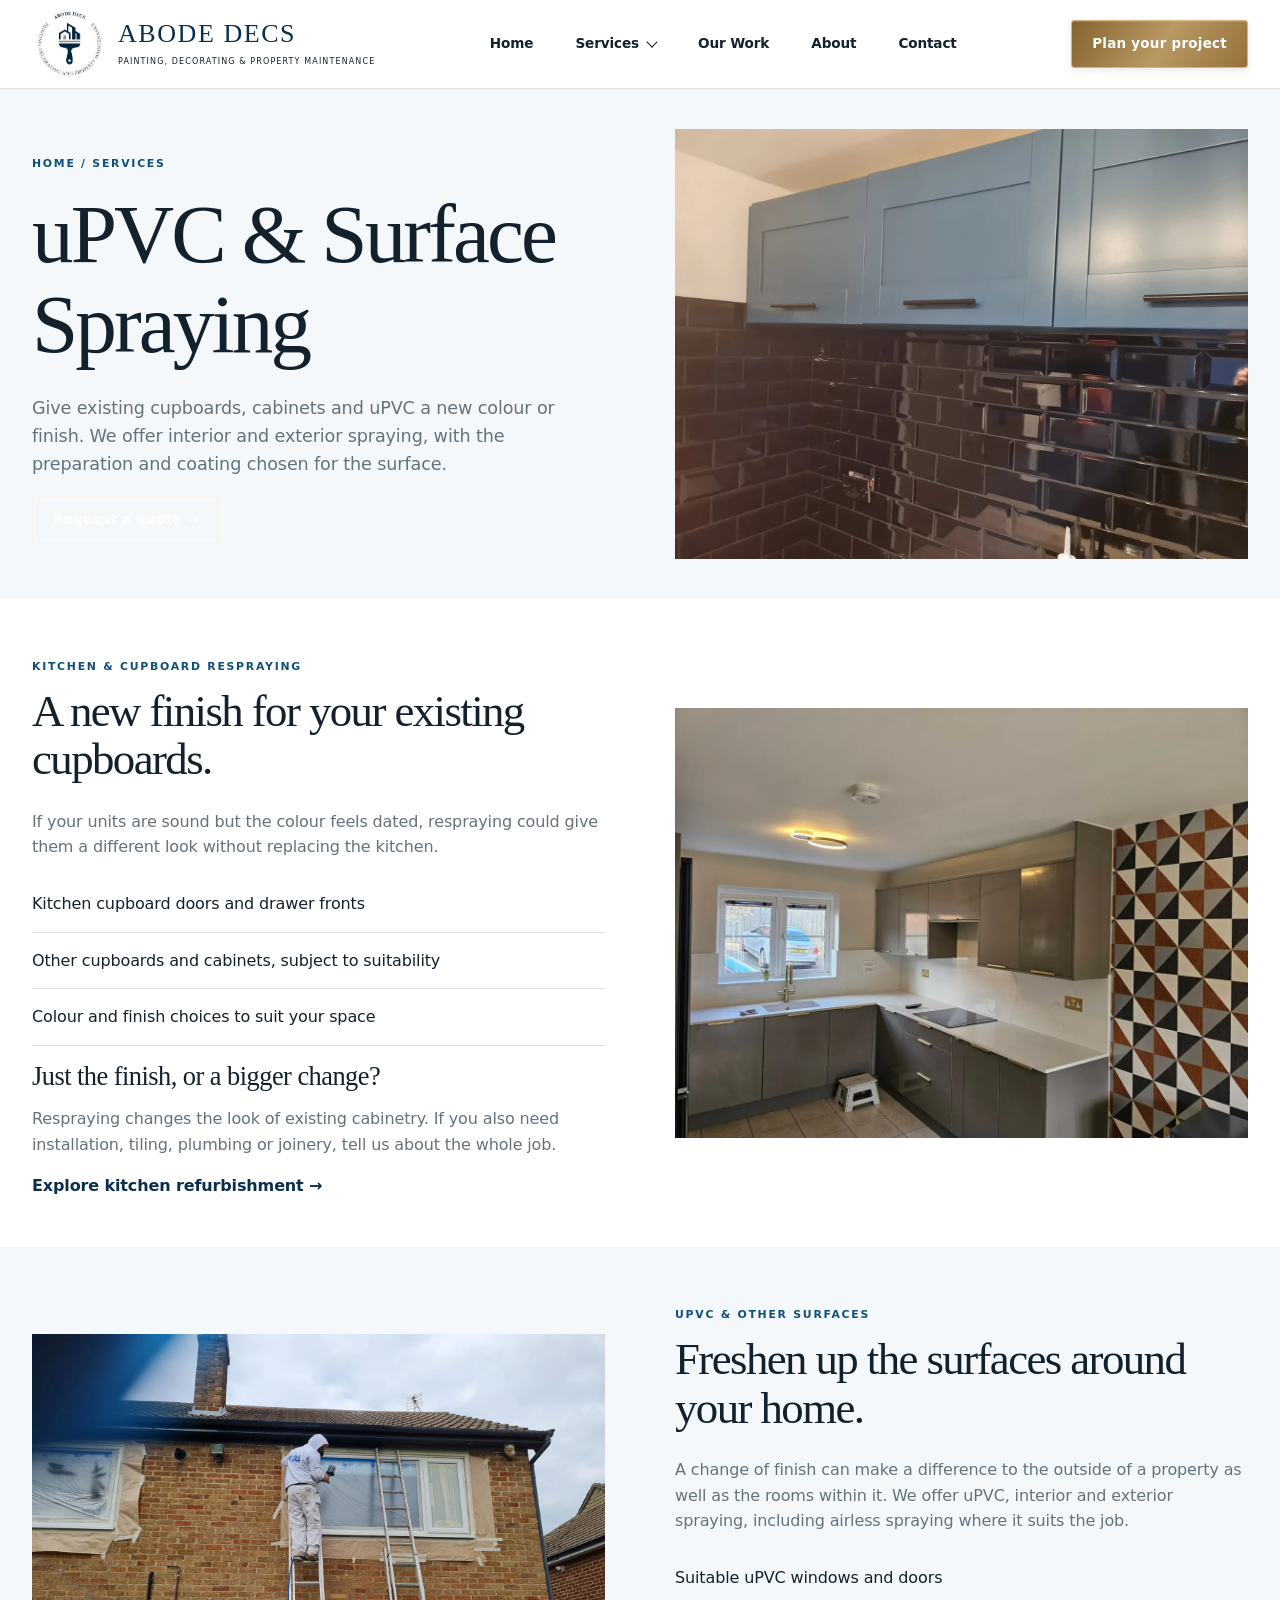
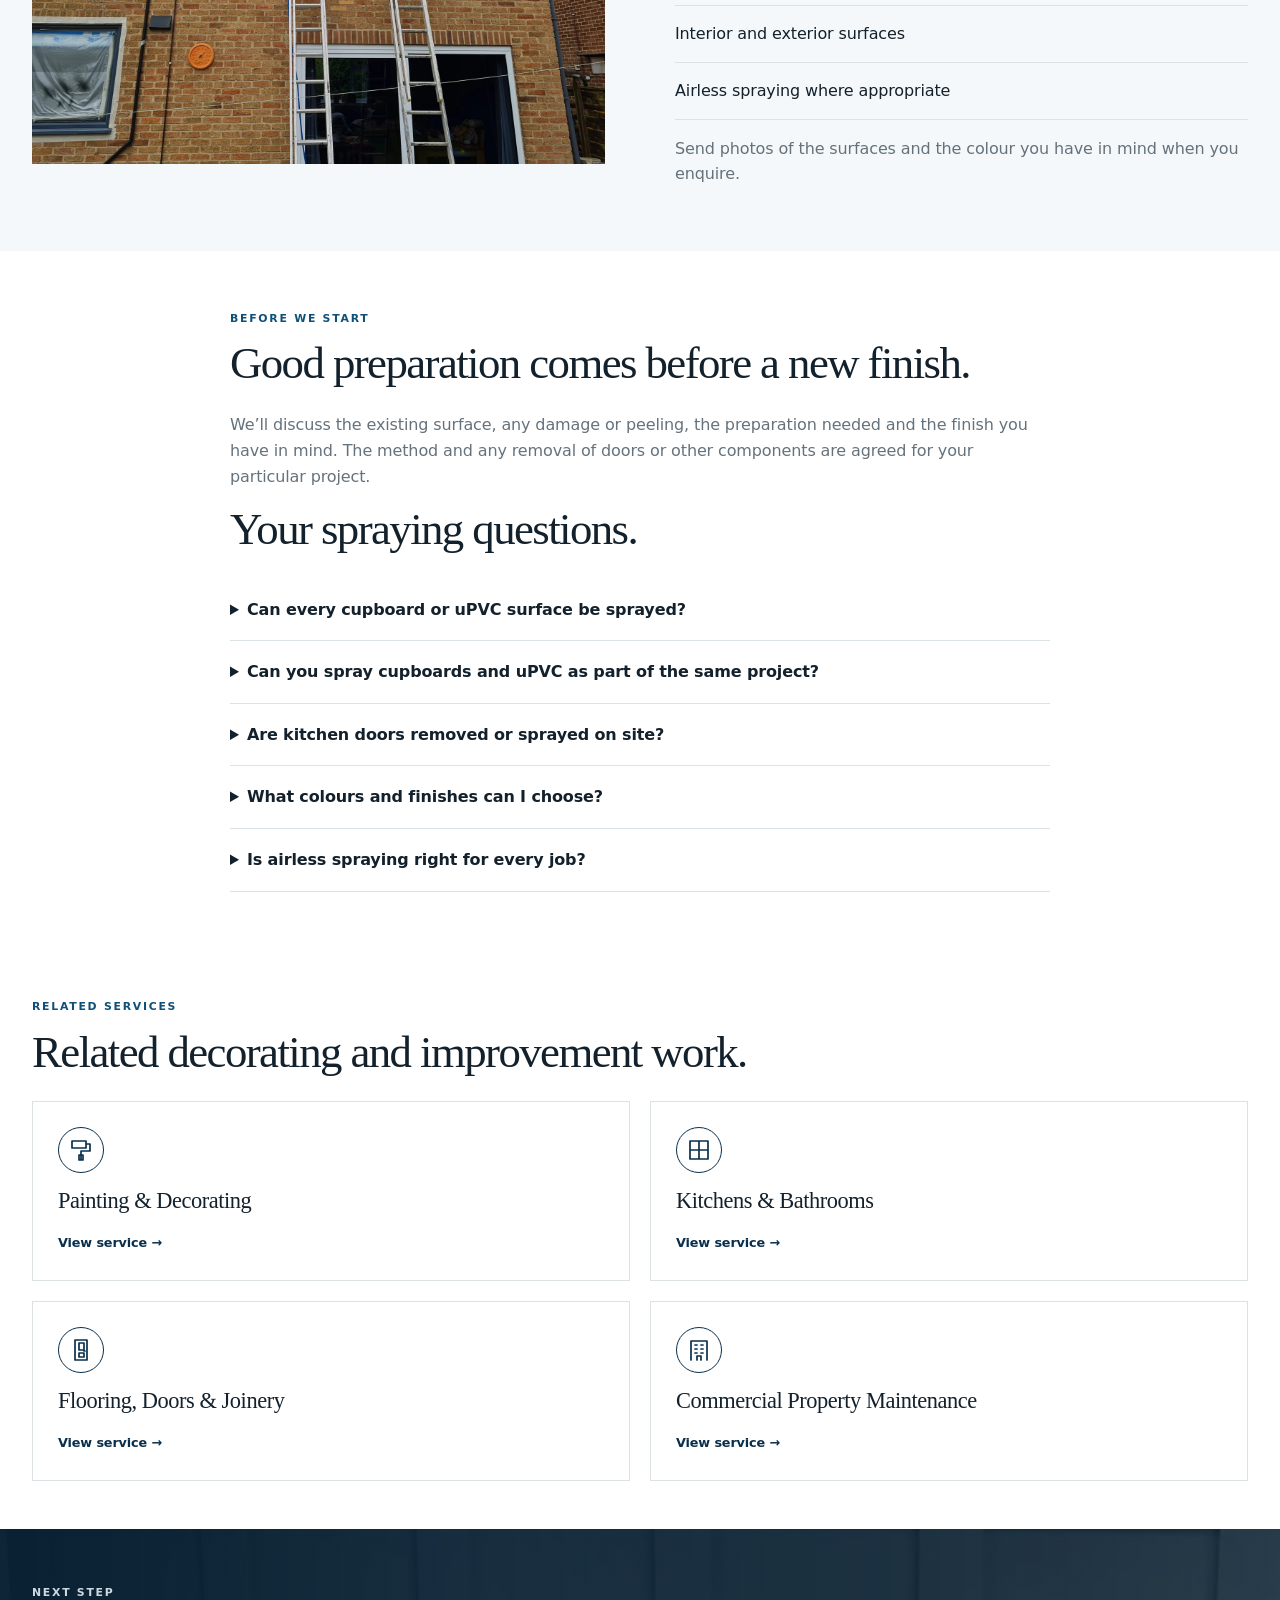
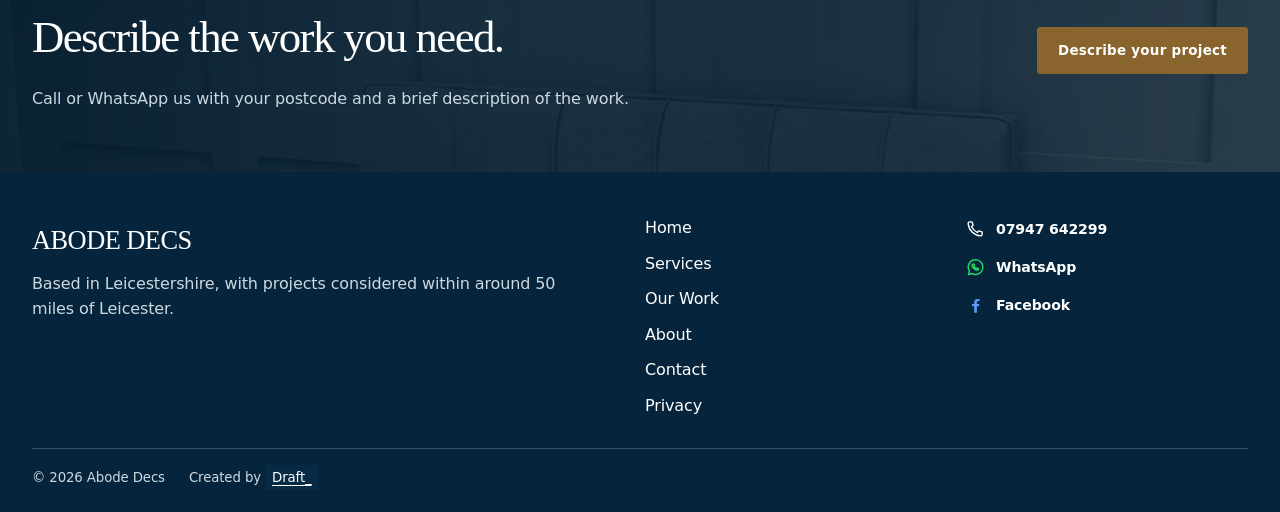
<file: spraying.html>
<!doctype html><html lang="en-GB"><head><meta charset="utf-8"><meta name="viewport" content="width=device-width,initial-scale=1"><title>uPVC & Surface Spraying | Abode Decs</title><meta name="description" content="Kitchen and cupboard respraying, uPVC spraying and interior or exterior spray finishes across Leicestershire and around 50 miles of Leicester."><link rel="canonical" href="https://abode-decs.vercel.app/spraying.html"><link rel="stylesheet" href="assets/style.css?v=43"><script src="assets/config.js?v=16" defer></script><script src="assets/site.js?v=31" defer></script></head><body><a class="skip" href="#main">Skip to content</a><header class="header"><div class="wrap nav"><a href="index.html" class="brand"><img class="" src="assets/image-3.webp" alt="Abode Decs logo" loading="lazy" width="1200" height="900"><span><strong>ABODE DECS</strong><small>PAINTING, DECORATING & PROPERTY MAINTENANCE</small></span></a><nav id="navigation" class="nav-links" aria-label="Main navigation"><a href="index.html" >Home</a><details><summary>Services</summary><div class="submenu"><a href="painting-decorating.html">Painting & Decorating</a><a href="spraying.html">uPVC & Surface Spraying</a><a href="property-improvements.html">Kitchens & Bathrooms</a><a href="flooring-joinery.html">Flooring, Doors & Joinery</a><a href="commercial-maintenance.html">Commercial Property Maintenance</a></div></details><a href="our-work.html" >Our Work</a><a href="about.html" >About</a><a href="contact.html" >Contact</a></nav><a class="button " style="box-shadow:none" href="contact.html">Plan your project <span aria-hidden="true">↗</span></a><button class="menu-toggle" aria-expanded="false" aria-controls="navigation" aria-label="Open navigation menu"><span class="hamburger-icon" aria-hidden="true"><span></span><span></span><span></span></span></button></div></header><main id="main"><section class="page-hero"><div class="wrap split"><div><p class="eyebrow"><a href="index.html">Home</a> / <a href="index.html#services">Services</a></p><h1>uPVC & Surface Spraying</h1><p class="intro">Give existing cupboards, cabinets and uPVC a new colour or finish. We offer interior and exterior spraying, with the preparation and coating chosen for the surface.</p><a class="button" href="contact.html">Request a quote →</a></div><img src="assets/image-5.webp" alt="Blue kitchen cabinets beside a black tiled backsplash" loading="lazy" width="1200" height="900"></div></section><section class="section" id="kitchen-cupboards"><div class="wrap split"><div><p class="eyebrow">Kitchen &amp; cupboard respraying</p><h2>A new finish for your existing cupboards.</h2><p>If your units are sound but the colour feels dated, respraying could give them a different look without replacing the kitchen.</p><ul class="inclusions"><li>Kitchen cupboard doors and drawer fronts</li><li>Other cupboards and cabinets, subject to suitability</li><li>Colour and finish choices to suit your space</li></ul><h3>Just the finish, or a bigger change?</h3><p>Respraying changes the look of existing cabinetry. If you also need installation, tiling, plumbing or joinery, tell us about the whole job.</p><a class="text-link" href="property-improvements.html">Explore kitchen refurbishment →</a></div><img src="assets/work-kitchen-modern.webp" alt="Finished kitchen cabinetry" loading="lazy" width="1200" height="900"></div></section><section class="section sand" id="upvc-surfaces"><div class="wrap split"><img src="assets/image-7.webp" alt="Exterior window spraying in progress" loading="lazy" width="1200" height="900"><div><p class="eyebrow">uPVC &amp; other surfaces</p><h2>Freshen up the surfaces around your home.</h2><p>A change of finish can make a difference to the outside of a property as well as the rooms within it. We offer uPVC, interior and exterior spraying, including airless spraying where it suits the job.</p><ul class="inclusions"><li>Suitable uPVC windows and doors</li><li>Interior and exterior surfaces</li><li>Airless spraying where appropriate</li></ul><p>Send photos of the surfaces and the colour you have in mind when you enquire.</p></div></div></section><section class="section"><div class="wrap narrow"><p class="eyebrow">Before we start</p><h2>Good preparation comes before a new finish.</h2><p>We’ll discuss the existing surface, any damage or peeling, the preparation needed and the finish you have in mind. The method and any removal of doors or other components are agreed for your particular project.</p><h2>Your spraying questions.</h2><details><summary>Can every cupboard or uPVC surface be sprayed?</summary><p>No. We need to check the material, condition and any existing coating. Let us know about peeling, damage or previous repairs when you enquire.</p></details><details><summary>Can you spray cupboards and uPVC as part of the same project?</summary><p>Yes. List all the items you’d like sprayed so we can discuss them as one project.</p></details><details><summary>Are kitchen doors removed or sprayed on site?</summary><p>That depends on the project. We’ll discuss how the work will be carried out, including any removal of components and the protection needed around the work.</p></details><details><summary>What colours and finishes can I choose?</summary><p>Tell us the colour and look you want. We’ll discuss the options available for the particular material and surface.</p></details><details><summary>Is airless spraying right for every job?</summary><p>No. The method depends on the surface, setting and finish required. Traditional brush and roller decorating is also available.</p></details></div></section><section class="section"><div class="wrap"><p class="eyebrow">Related services</p><h2>Related decorating and improvement work.</h2><div class="related"><a href="painting-decorating.html"><span class="symbol" aria-hidden="true"><svg viewBox="0 0 24 24"><path d="M3 3h14v7H3z M17 6h4v7h-9v9 M10 17h4v5h-4z"/></svg></span><h3>Painting & Decorating</h3><span>View service →</span></a><a href="property-improvements.html"><span class="symbol" aria-hidden="true"><svg viewBox="0 0 24 24"><path d="M3 3h18v18H3z M3 12h18 M12 3v18"/></svg></span><h3>Kitchens & Bathrooms</h3><span>View service →</span></a><a href="flooring-joinery.html"><span class="symbol" aria-hidden="true"><svg viewBox="0 0 24 24"><path d="M6 2h12v20H6z M10 5h5v7h-5z M10 15h5v4h-5z M15 13h1"/></svg></span><h3>Flooring, Doors & Joinery</h3><span>View service →</span></a><a href="commercial-maintenance.html"><span class="symbol" aria-hidden="true"><svg viewBox="0 0 24 24"><path d="M4 22V3h16v19 M8 7h2 M14 7h2 M8 11h2 M14 11h2 M8 15h2 M14 15h2 M10 22v-4h4v4"/></svg></span><h3>Commercial Property Maintenance</h3><span>View service →</span></a></div></div></section></main><section class="cta"><div class="wrap"><div><p class="eyebrow">Next step</p><h2>Describe the work you need.</h2><p>Call or WhatsApp us with your postcode and a brief description of the work.</p></div><a class="button " style="box-shadow:none" href="contact.html">Describe your project <span aria-hidden="true">↗</span></a></div></section><footer class="footer"><div class="wrap"><div class="footer-grid"><div><h3>ABODE DECS</h3><p>Based in Leicestershire, with projects considered within around 50 miles of Leicester.</p></div><nav aria-label="Footer navigation"><a href="index.html">Home</a><a href="index.html#services">Services</a><a href="our-work.html">Our Work</a><a href="about.html">About</a><a href="contact.html">Contact</a><a href="privacy.html">Privacy</a></nav><div class="footer-contact-actions" aria-label="Contact Abode Decs"><a class="footer-action footer-action-call" href="tel:+447947642299"><span class="footer-action-icon" aria-hidden="true"><svg viewBox="0 0 24 24"><path d="M5.5 3.5h3l1.2 4-1.8 1.8a15 15 0 0 0 6.8 6.8l1.8-1.8 4 1.2v3c0 1-1 1.8-2 1.7C10.6 19.4 4.6 13.4 3.8 5.5c-.1-1 .7-2 1.7-2z"/></svg></span><span class="footer-action-copy"><strong>07947 642299</strong></span><span class="footer-action-arrow" aria-hidden="true">↗</span></a><a class="footer-action footer-action-whatsapp" href="https://wa.me/447947642299"><span class="footer-action-icon" aria-hidden="true"><svg viewBox="0 0 24 24"><path d="M20.3 11.6a8.3 8.3 0 0 1-12.2 7.3L4 20l1.1-4A8.3 8.3 0 1 1 20.3 11.6Z"/><path d="M9 8.4c.2-.4.4-.4.7-.4h.5l.8 1.9-.8.9c.6 1.2 1.5 2 2.7 2.6l.9-.8 1.8.8v.5c0 .4-.2.7-.6.9-.6.3-1.3.4-2 .2-2.3-.7-4.1-2.4-4.8-4.5-.3-.8-.2-1.5.1-2.1Z"/></svg></span><span class="footer-action-copy"><strong>WhatsApp</strong></span><span class="footer-action-arrow" aria-hidden="true">↗</span></a><a class="footer-action footer-action-facebook" href="https://www.facebook.com/Abodedecs/"><span class="footer-action-icon" aria-hidden="true"><svg viewBox="0 0 24 24"><path d="M13.7 21v-8h2.7l.4-3h-3.1V8.1c0-.9.3-1.5 1.6-1.5H17V3.9c-.3 0-1.3-.1-2.5-.1-2.5 0-4.1 1.5-4.1 4.2V10H7.7v3h2.7v8z"/></svg></span><span class="footer-action-copy"><strong>Facebook</strong></span><span class="footer-action-arrow" aria-hidden="true">↗</span></a></div></div><small class="footer-credit"><span>© 2026 Abode Decs</span><span>Created by <a href="https://www.draftstudio.co.uk" target="_blank" rel="noopener noreferrer">Draft_</a></span></small></div></footer><dialog aria-label="Enlarged project image"><div class="lightbox-head"><span>ABODE DECS / PROJECT GALLERY</span><button type="button">Close ✕</button></div><img alt=""><div class="lightbox-controls"><button class="lightbox-prev" type="button" aria-label="Previous photo">←</button><p></p><button class="lightbox-next" type="button" aria-label="Next photo">→</button></div></dialog></body></html>
</file>
<file: assets/style.css>
*{box-sizing:border-box}body{margin:0;color:#13212c;background:white;font:16px/1.7 Inter,system-ui,sans-serif}h1,h2,h3{font-family:Georgia,serif;font-weight:400;line-height:1.08}h1{font-size:clamp(2.8rem,5.5vw,5.5rem);margin:18px 0 24px}h2{font-size:clamp(2.2rem,4vw,3.7rem);margin:12px 0 25px}h3{font-size:1.65rem;margin:16px 0}p{color:#65727c}a{color:inherit;text-decoration:none}a:hover{text-decoration:underline}button,input,select,textarea{font:inherit}button{cursor:pointer}img{display:block;width:100%;height:auto;object-fit:cover}.wrap{width:min(1200px,calc(100% - 48px));margin:auto}.narrow{max-width:820px}.section{padding:88px 0}.sand{background:#f2efe9}.eyebrow{color:#0f5079;text-transform:uppercase;font-size:.72rem;font-weight:800;letter-spacing:.18em}.split{display:grid;grid-template-columns:1fr 1fr;gap:70px;align-items:center}.split>img{aspect-ratio:4/3}.intro{font-size:1.1rem}.button{display:inline-flex;align-items:center;justify-content:center;gap:20px;padding:14px 23px;background:#0a2f4c;color:white;border:1px solid #0a2f4c;border-radius:3px;font-size:.9rem;font-weight:700;text-decoration:none}.button:hover{background:#0f5079;text-decoration:none}.outline{background:transparent;border-color:#fff}.actions{display:flex;gap:14px;flex-wrap:wrap}.header{position:sticky;top:0;background:white;border-bottom:1px solid #dce3e7;z-index:10}.nav{min-height:90px;display:flex;align-items:center;gap:25px;justify-content:space-between}.brand{display:flex;align-items:center;gap:12px}.brand img{width:66px;height:66px;object-fit:contain}.brand strong{font:22px Georgia,serif;letter-spacing:.05em;color:#0a2f4c}.brand small{display:block;font-size:9px;letter-spacing:.08em}.nav-links{display:flex;align-items:center;gap:25px;font-size:.85rem;font-weight:600}.nav-links a[aria-current]{border-bottom:2px solid #0a2f4c}.nav-links details{position:relative}.nav-links summary{cursor:pointer}.submenu{position:absolute;background:white;width:235px;padding:15px;border:1px solid #dce3e7;box-shadow:0 10px 30px #13212c16}.submenu a{display:block;padding:8px}.menu-toggle{display:none}.hero{min-height:650px;background-size:cover;background-position:center;display:flex;align-items:center;color:white}.hero h1{max-width:780px}.hero p{color:white;max-width:580px}.hero .eyebrow{color:#dde8ee}.hero .button{background:white;color:#0a2f4c}.hero .outline{background:transparent;color:white}.trust{background:#06253c;color:white;padding:23px 0}.trust .wrap{display:flex;justify-content:space-between;gap:18px;font-size:.85rem}.section-head{display:flex;justify-content:space-between;gap:50px;align-items:center;margin-bottom:40px}.section-head>p{max-width:430px}.cards{display:grid;grid-template-columns:repeat(3,1fr);gap:24px}.cards article{border:1px solid #dce3e7;background:white}.cards img{height:270px}.card-copy,.text-cards article{padding:27px}.number{font:1.9rem Georgia,serif;color:#94a4ae}.text-link{font-weight:700;color:#0a2f4c}.gallery{display:grid;grid-template-columns:repeat(2,1fr);gap:22px}.photo{padding:0;border:0;text-align:left;background:#f7f8f8}.photo img{height:340px}.photo span{display:flex;justify-content:space-between;padding:16px 20px}.steps{display:grid;grid-template-columns:repeat(3,1fr);gap:45px}.page-hero{padding:65px 0;background:#f7f8f8}.cta{background:#06253c;color:white;padding:75px 0}.cta p{color:#cdd9e1}.cta .wrap{display:flex;align-items:center;justify-content:space-between;gap:50px}.cta h2{max-width:640px}.footer{padding:55px 0 25px;background:#f7f8f8}.footer-grid{display:grid;grid-template-columns:2fr 1fr 1fr;gap:40px}.footer nav a{display:block;padding:5px}.footer small{display:block;border-top:1px solid #dce3e7;padding-top:20px;margin-top:35px;color:#65727c}.contact-grid{display:grid;grid-template-columns:1fr 1fr;gap:80px}.contact-links{display:grid;gap:20px;margin:30px 0}.contact-links .button{justify-self:start}form{padding:32px;background:#f2efe9}label{display:block;font-weight:600;font-size:.9rem;margin-top:18px}input,select,textarea{width:100%;padding:12px;border:1px solid #a1afb7;background:white;border-radius:2px;color:#13212c}form .button{margin-top:22px}.small,.review-note{font-size:.83rem}.review-note{background:#f2efe9;padding:16px}details{border-bottom:1px solid #dce3e7;padding:18px 0}summary{font-weight:600;cursor:pointer}.nav details{border:0;padding:0}dialog{border:0;padding:18px;max-width:min(1000px,95vw);max-height:95vh;background:white}dialog::backdrop{background:#06253cdd}dialog img{max-height:75vh;object-fit:contain}dialog button{float:right;padding:8px 15px;margin-bottom:12px}.skip{position:absolute;left:-999px}.skip:focus{left:10px;top:10px;background:white;padding:15px;z-index:100}:focus-visible{outline:3px solid #bf8b38;outline-offset:4px}.mobile-contact{display:none}@media(max-width:960px){.nav-links{display:none;position:absolute;left:0;right:0;top:90px;background:white;padding:25px}.nav-links.open{display:grid}.menu-toggle{display:block;background:transparent;border:1px solid #dce3e7;padding:10px}.submenu{position:static;box-shadow:none;width:auto}.nav>.button{display:none}.split{gap:35px}.cards img{height:210px}.contact-grid{gap:35px}}@media(max-width:650px){.wrap{width:calc(100% - 32px)}.section{padding:60px 0}.split,.cards,.steps,.contact-grid,.footer-grid{grid-template-columns:1fr}.split{gap:30px}.page-hero{padding:40px 0}.hero{min-height:670px}.hero .actions{display:grid;justify-items:start}.trust .wrap{display:grid;grid-template-columns:1fr 1fr;font-size:.75rem}.section-head,.cta .wrap{display:block}.section-head .button{margin-bottom:15px}.cards img{height:280px}.gallery{gap:12px}.photo img{height:200px}.photo span{padding:12px;font-size:.8rem}.brand small{display:none}.brand strong{font-size:19px}.footer{padding-bottom:90px}.mobile-contact{display:block;position:fixed;bottom:0;left:0;right:0;text-align:center;background:#0a2f4c;color:white;padding:13px;z-index:9}.cta .button{margin-top:12px}form{padding:23px}}@media(prefers-reduced-motion:reduce){*{scroll-behavior:auto!important}}
:root{--navy:#082b45;--navy2:#041e31;--sand:#f2efe8}body{letter-spacing:-.008em}h1,h2,h3{letter-spacing:-.035em}h1{font-size:clamp(3.75rem,6.5vw,6.65rem)}h2{font-size:clamp(2.55rem,4.2vw,4.65rem)}.wrap{width:min(1240px,calc(100% - 64px))}.section{padding:112px 0}.hero{min-height:720px;background-position:center 54%}.hero h1{max-width:780px}.hero p{max-width:590px;font-size:1.12rem;line-height:1.7}.hero .button{background:#082b45;color:white;border-color:#082b45}.hero .outline{background:rgba(255,255,255,.08);border-color:#91a2ae}.hero-trust{display:grid;grid-template-columns:34px auto 34px auto 34px auto 34px auto;align-items:center;gap:12px;border-top:1px solid #ffffff50;margin-top:65px;padding-top:24px;max-width:880px;font-size:.82rem}.symbol{display:inline-grid;place-items:center;width:46px;height:46px;border:1px solid currentColor;border-radius:50%;color:#0a2f4c;flex-shrink:0}.symbol svg{width:24px;height:24px;fill:none;stroke:currentColor;stroke-width:1.7;stroke-linecap:round;stroke-linejoin:round}.hero .symbol{width:34px;height:34px;color:white}.hero .symbol svg{width:20px;height:20px}.benefits{background:#041e31;color:white}.benefits-grid{display:grid;grid-template-columns:repeat(4,1fr)}.benefits-grid>div{padding:38px 25px;text-align:center;border-right:1px solid #ffffff22}.benefits-grid>div:last-child{border:0}.benefits .symbol{color:white;width:64px;height:64px}.benefits .symbol svg{width:30px;height:30px}.benefits h3{font-size:1.35rem;margin:22px 0 14px}.benefits p{color:#c3d0d8;font-size:.88rem;line-height:1.6}.service-groups{display:grid;grid-template-columns:repeat(3,1fr);gap:20px}.group-card{border:1px solid #dce2e4;overflow:hidden}.group-card>img{height:250px}.group-card h3{font-size:1.5rem}.group-card .card-copy{padding:24px}.group-card ul{padding-left:19px;line-height:1.9;font-size:.88rem;color:#60707b}.group-card .symbol{width:36px;height:36px;border-radius:3px}.group-card:last-child{grid-column:span 2}.choose-grid{display:grid;grid-template-columns:repeat(4,1fr);gap:15px;margin-top:35px}.choose-grid>a,.related>a{background:white;border:1px solid #dce2e4;padding:25px;text-decoration:none}.choose-grid>a:hover,.related>a:hover{border-color:#0a2f4c}.choose-grid h3{font-size:1.3rem}.choose-grid span:not(.symbol),.related span:not(.symbol){font-size:.8rem;font-weight:700;color:#0a2f4c}.inclusions{list-style:none;padding:0}.inclusions li{display:flex;align-items:center;gap:16px;padding:15px 0;border-bottom:1px solid #dce2e4}.inclusions .symbol{width:32px;height:32px;border:0}.inclusions .symbol svg{width:22px;height:22px}.related{display:grid;grid-template-columns:repeat(2,1fr);gap:20px}.related h3{font-size:1.4rem}.cta{background:linear-gradient(90deg,#041e31f0,#041e31bd),url(image-2.webp) center/cover}.gallery{grid-template-columns:repeat(12,1fr);grid-auto-rows:145px;gap:14px}.gallery .photo:nth-child(4n+1){grid-column:span 6;grid-row:span 3}.gallery .photo{grid-column:span 3;grid-row:span 2;position:relative;overflow:hidden}.gallery .photo img{height:100%}.gallery .photo>span{position:absolute;bottom:18px;left:18px;color:white;background:#041e31e6;text-transform:uppercase;font-size:.7rem;letter-spacing:.05em;padding:8px 12px;gap:20px}.steps>div{border:1px solid #dce2e4;padding:28px}.steps .number{display:block;margin-bottom:35px}.honeypot{position:absolute;left:-10000px;width:1px;height:1px;overflow:hidden}#form-status{padding:14px;background:#fff;font-size:.85rem;border-left:3px solid #0a2f4c}form button[disabled]{opacity:.65;cursor:not-allowed}.footer{background:#fbfbfa}.nav-links{gap:20px}.submenu{width:275px}.trust{display:none}@media(max-width:1080px){.service-groups{grid-template-columns:repeat(2,1fr)}.group-card:last-child{grid-column:span 2}.choose-grid{grid-template-columns:repeat(2,1fr)}.gallery{grid-template-columns:repeat(2,1fr);grid-auto-rows:280px}.gallery .photo,.gallery .photo:nth-child(4n+1){grid-column:auto;grid-row:auto}.benefits-grid{grid-template-columns:repeat(2,1fr)}}@media(max-width:650px){.wrap{width:calc(100% - 30px)}h1{font-size:clamp(3.15rem,16vw,4.45rem)}h2{font-size:clamp(2.35rem,11vw,3.4rem)}.section{padding:78px 0}.service-groups,.choose-grid,.related,.benefits-grid{grid-template-columns:1fr}.group-card:last-child{grid-column:auto}.hero-trust{grid-template-columns:30px auto 30px auto;gap:12px 8px;font-size:.73rem;margin-top:42px}.hero{min-height:760px}.gallery{grid-template-columns:1fr;grid-auto-rows:330px}.benefits-grid>div{border-right:0;border-bottom:1px solid #ffffff22}.group-card>img{height:270px}}

/* Mobile review refinement */
.mobile-contact{display:none!important}.footer{padding-bottom:30px}.group-card:last-child{grid-column:auto}.hero-trust-wrap{position:relative;border-top:1px solid #ffffff45;margin-top:52px;padding-top:20px;max-width:900px}.hero-trust{display:flex;gap:30px;overflow-x:auto;border:0;margin:0;padding:0 0 8px;scrollbar-width:none;scroll-snap-type:x mandatory}.hero-trust::-webkit-scrollbar{display:none}.hero-value{display:flex;align-items:center;gap:10px;flex:none;white-space:nowrap;scroll-snap-align:start}.trust-pause{display:none}.quality-section{padding:90px 0;background:#041e31;color:#fff}.quality-section .eyebrow{color:#a8c5d7}.quality-section .section-head>p{color:#c0ced7}.quality-layout{display:grid;grid-template-columns:1fr 1.35fr;gap:45px}.quality-tabs{display:grid;gap:10px}.quality-tabs button{display:flex;align-items:center;gap:18px;padding:18px 22px;background:transparent;color:white;border:1px solid #ffffff30;text-align:left;font-weight:600}.quality-tabs button>span:last-child{margin-left:auto}.quality-tabs .symbol{color:white;border-color:#ffffff55}.quality-tabs button[aria-selected=true]{background:#fff;color:#082b45;border-color:white}.quality-tabs button[aria-selected=true] .symbol{color:#082b45;border-color:#082b4540}.quality-panel{padding:45px;background:#ffffff09;border:1px solid #ffffff30;align-self:stretch;display:flex;flex-direction:column;justify-content:center}.quality-panel h3{font-size:clamp(1.9rem,3vw,3rem);margin:25px 0 15px}.quality-panel p{color:#cbd7df;max-width:550px}.quality-panel .text-link{color:white;margin-top:22px}.quality-number{font-size:.75rem;letter-spacing:.14em;color:#a2bccd}.gallery-controls,.gallery-hint{display:none}.process-line{list-style:none;margin:45px 0 0;padding:0;display:grid;grid-template-columns:repeat(3,1fr);gap:40px}.process-line li{position:relative;padding-top:28px;border-top:1px solid #b9c7cf;display:flex;gap:22px}.process-line h3{font-size:1.4rem;margin:0 0 14px}.process-line p{font-size:.92rem;margin:0}.process-number{font:2.4rem Georgia,serif;color:#0e557f;line-height:1}.process-section{background:#f5f6f5}.process-line li:not(:last-child)::after{content:'→';position:absolute;right:-27px;top:-18px;color:#0e557f;background:#f5f6f5;padding:5px;font-size:1.1rem}@media(max-width:650px){.hero-trust-wrap{margin-top:42px;padding-top:17px;padding-bottom:22px}.hero-trust{gap:28px;padding-right:25px;max-width:100%;scroll-snap-type:x proximity}.hero-value{min-width:calc(50% - 20px);font-size:.75rem}.trust-pause{display:block;position:absolute;right:0;bottom:-8px;background:transparent;color:#fff;border:0;font-size:.7rem;text-decoration:underline;padding:8px}.quality-section{padding:65px 0}.quality-layout{grid-template-columns:1fr;gap:20px}.quality-tabs{grid-template-columns:1fr 1fr;gap:8px}.quality-tabs button{padding:13px 10px;flex-direction:column;text-align:center;font-size:.75rem;gap:10px;line-height:1.3}.quality-tabs button>span:last-child{display:none}.quality-tabs .symbol{width:36px;height:36px}.quality-panel{padding:26px;min-height:310px}.quality-panel h3{font-size:2rem}.gallery-shell{width:100%;min-width:0}.gallery{display:flex;gap:12px;overflow-x:auto;scroll-snap-type:x mandatory;scrollbar-width:none;grid-auto-rows:unset;padding:0 0 8px}.gallery::-webkit-scrollbar{display:none}.gallery .photo,.gallery .photo:nth-child(4n+1){flex:0 0 calc((100% - 12px)/2);width:calc((100% - 12px)/2);height:240px;scroll-snap-align:start;min-width:0}.gallery .photo>span{bottom:8px;left:8px;right:8px;font-size:.58rem;padding:7px;line-height:1.4;gap:4px}.gallery .photo>span b{font-size:.9rem}.gallery-controls{display:flex;align-items:center;justify-content:center;gap:22px;margin-top:18px}.gallery-controls button{width:44px;height:44px;background:white;border:1px solid #a8bac6;border-radius:50%;color:#082b45}.gallery-controls button:disabled{opacity:.35;cursor:default}.gallery-count{font-size:.78rem;min-width:90px;text-align:center;color:#0a2f4c}.gallery-hint{display:block;text-align:center;font-size:.75rem;margin:12px 0 0}.process-line{grid-template-columns:1fr;gap:0;margin-top:30px}.process-line li{padding:24px 0;gap:23px;border-top:1px solid #d0d9de}.process-line li:last-child{border-bottom:1px solid #d0d9de}.process-line li::after{display:none}.process-number{font-size:2rem}.process-line h3{font-size:1.35rem;margin:0 0 10px}.process-line p{font-size:.9rem}}@media(prefers-reduced-motion:reduce){.hero-trust{scroll-behavior:auto}.gallery{scroll-behavior:auto}}

.topline{background:#041e31;color:#d8e3eb;font-size:.63rem;letter-spacing:.13em;padding:9px 0}.topline .wrap{display:flex;justify-content:space-between;align-items:center;gap:12px}.header{background:#fffefb;border-bottom:1px solid #d1dce3;box-shadow:0 8px 25px #082b450d}.nav{min-height:98px}.brand strong{font-size:26px;letter-spacing:.04em}.brand img{width:74px;height:74px}.brand small{font-size:8px;letter-spacing:.14em;margin-top:6px}.nav-links>a,.nav-links>details>summary{padding:10px 12px;border-radius:3px}.nav-links a[aria-current]{background:#e8eef1;border:0}.nav-links>a:hover,.nav-links>details>summary:hover{background:#f2efe8;text-decoration:none}.nav>.button{border-radius:2px;box-shadow:5px 5px 0 #c8b79e}.submenu{border-top:3px solid #c8b79e;padding:18px;background:#fffefb}.submenu a{border-bottom:1px solid #e9edef}.values-section{background:#f2efe8;padding:32px 0 36px}.values-section .eyebrow{text-align:center;margin:0 0 23px}.values-section .hero-trust-wrap{max-width:none;border:0;margin:0;padding:0}.values-section .hero-trust{justify-content:space-between;gap:25px}.values-section .hero-value{font-size:1rem;font-weight:700;color:#082b45}.values-section .symbol{color:#082b45!important;width:48px!important;height:48px!important;border-color:#a5b4bf;background:white}.values-section .trust-pause{color:#082b45}.service-filter,.gallery-filter{display:flex;gap:8px;flex-wrap:wrap;margin:25px 0}.service-filter button,.gallery-filter button{border:1px solid #b9c8d1;background:transparent;padding:10px 16px;border-radius:30px;font-size:.8rem;color:#082b45}.service-filter .active,.gallery-filter .active{background:#082b45;color:white;border-color:#082b45}.service-groups{gap:24px}.group-card{background:#fff;position:relative;transition:transform .2s,box-shadow .2s;border-color:#d8e1e5}.group-card:hover{transform:translateY(-5px);box-shadow:0 20px 40px #082b4515}.group-card>img{height:240px}.group-card .card-copy{padding:28px}.group-card .text-link{display:flex;justify-content:space-between;border-top:1px solid #dce2e4;padding-top:18px;margin-top:20px}.group-card[hidden]{display:none}.quality-panel{padding:0;justify-content:flex-start;overflow:hidden}.quality-image{height:270px;width:100%;object-fit:cover}.quality-detail{padding:30px 38px}.quality-detail h3{font-size:2.3rem;margin-top:15px}.quality-tabs button{min-height:100px}.gallery-toolbar{display:flex;align-items:center;justify-content:space-between;gap:20px;margin-bottom:25px;border-top:1px solid #d2dce1;border-bottom:1px solid #d2dce1}.gallery-toolbar>span{font-size:.68rem;letter-spacing:.12em;color:#65727c}.gallery .photo{transition:transform .25s}.gallery .photo[hidden]{display:none!important}.gallery .photo:hover{transform:translateY(-3px)}.gallery .photo>span{background:#041e31d9}.gallery-controls{display:flex;justify-content:center;gap:22px;align-items:center;margin:24px 0}.gallery-controls button{width:44px;height:44px;background:white;border:1px solid #a8bac6;border-radius:50%;color:#082b45}.gallery-controls button:disabled{opacity:.35}.gallery-hint{display:block;text-align:center;font-size:.8rem}.gallery-shell{min-width:0}.lightbox-head,.lightbox-controls{display:flex;align-items:center;justify-content:space-between;gap:20px}.lightbox-head{font-size:.65rem;letter-spacing:.1em}.lightbox-controls p{margin:8px 0}.lightbox-controls button{float:none;width:44px;height:44px;padding:0}.quote-app-section{padding:85px 0;background:#f2efe8}.quote-app-layout{display:grid;grid-template-columns:.8fr 1.2fr;gap:65px;align-items:start}.quote-app-layout aside h2{font-size:3.4rem}.quote-side{display:grid;gap:15px;border-left:2px solid #c9b79d;padding:6px 0 6px 20px;margin:32px 0;font-size:.85rem;color:#082b45}.quote-app{background:#fff;padding:40px;box-shadow:0 20px 60px #082b4510;border:1px solid #d7dfe3}.quote-app form{padding:0;background:transparent}.quote-progress{display:flex;justify-content:space-between;font-size:.7rem;font-weight:700;color:#65727c;letter-spacing:.08em}.progress-track{height:4px;background:#e8edef;margin:18px 0 32px}.progress-track>div{height:100%;background:#0e557f;width:20%;transition:width .2s}.quote-app h3{font-size:2rem}.quote-app p{font-size:.9rem}.quote-actions{display:flex;justify-content:space-between;gap:12px;margin-top:25px;border-top:1px solid #dce2e4;padding-top:15px}.secondary{background:transparent;color:#082b45}.choice-grid{display:grid;grid-template-columns:repeat(2,1fr);gap:10px;margin:25px 0}.choice-grid label{margin:0;display:flex;align-items:center;gap:12px;border:1px solid #c5d1d8;padding:16px;cursor:pointer;font-size:.86rem;background:white}.choice-grid label:has(input:checked){background:#eef3f6;border-color:#0a2f4c}.choice-grid input{width:auto;accent-color:#0a2f4c}.quote-app label{margin-top:16px}.quote-app textarea{resize:vertical}.quote-draft-note{font-size:.75rem!important;color:#60707b;margin-top:25px}.room-row{border:1px solid #d3dce2;padding:18px;margin:18px 0;background:#f7f8f8}.room-row h4{margin:0;color:#082b45}.room-grid{display:grid;grid-template-columns:1fr 1fr;gap:12px}.inline-link{border:0;background:none;padding:8px 0;color:#0a2f4c;text-decoration:underline;font-size:.85rem}.quote-review{display:grid;gap:10px}.quote-review div{border-bottom:1px solid #dce2e4;padding:10px 0}.quote-review dt{font-size:.74rem;color:#65727c}.quote-review dd{margin:5px 0;font-size:.9rem;white-space:pre-line;overflow-wrap:anywhere}#quote-error{color:#a02e27;font-size:.85rem}.quote-app input,.quote-app select{min-height:48px}@media(max-width:1050px){.nav-links{gap:2px}.brand strong{font-size:22px}.nav>.button{font-size:.8rem}.quote-app-layout{gap:30px}}@media(max-width:650px){.topline{font-size:.56rem;letter-spacing:.05em}.topline .wrap>span:last-child{display:none}.nav{min-height:85px}.nav-links{top:85px}.brand strong{font-size:22px}.brand img{width:65px;height:65px}.menu-toggle{background:#082b45;color:white;padding:12px 16px;border:0;letter-spacing:.06em}.values-section{padding:26px 0 36px}.values-section .hero-trust{justify-content:flex-start;gap:25px}.values-section .hero-value{min-width:calc(70% - 15px);font-size:1rem}.values-section .trust-pause{bottom:-26px}.values-section .symbol{width:42px!important;height:42px!important}.quality-detail{padding:24px}.quality-image{height:210px}.quality-detail h3{font-size:2rem}.quality-panel{min-height:0}.quality-tabs button{min-height:110px}.gallery-toolbar{display:block;padding-top:18px}.gallery-filter{margin:14px 0 18px}.gallery-filter button{font-size:.75rem;padding:8px 12px}.quote-app-section{padding:45px 0}.quote-app-layout{grid-template-columns:1fr;gap:25px}.quote-app-layout aside h2{font-size:2.6rem}.quote-side{display:none}.quote-app{padding:24px 20px}.quote-progress{font-size:.6rem}.choice-grid{gap:8px}.choice-grid label{padding:13px 10px;font-size:.8rem}.quote-app h3{font-size:1.75rem}.room-grid{grid-template-columns:1fr}.quote-actions .button{padding:12px 16px}.service-filter{flex-wrap:nowrap;overflow:auto;padding-bottom:8px}.service-filter button{flex:none}.quality-section .section-head{margin-bottom:25px}}

/* Layout adjustments — 8 October */
.nav-links>details>summary{display:flex;align-items:center;gap:9px;list-style:none}.nav-links>details>summary::-webkit-details-marker{display:none}.nav-links>details>summary::marker{content:''}.nav-links>details>summary::after{content:'';width:7px;height:7px;border-right:1.5px solid currentColor;border-bottom:1.5px solid currentColor;transform:rotate(45deg);margin-left:auto;margin-top:-4px;transition:transform .2s}.nav-links>details[open]>summary::after{transform:rotate(225deg);margin-top:4px}.hero{min-height:0;height:clamp(450px,calc(100svh - 132px),660px);padding:45px 0}.hero h1{font-size:clamp(3.2rem,5.6vw,5.8rem);margin:15px 0 20px}.hero p{margin:15px 0 25px}.values-section{padding:0;background:#f2efe8}.values-section>.wrap{width:100%;max-width:none}.values-section .hero-trust-wrap{margin:0;padding:0;max-width:none}.values-section .hero-trust{display:grid;grid-template-columns:repeat(4,minmax(0,1fr));gap:0;padding:0;overflow:visible}.values-section .hero-value{display:flex;justify-content:center;align-items:center;gap:15px;border:1px solid #bdcbd4;border-right:0;padding:27px 14px;min-width:0;font-size:.95rem;text-align:center}.values-section .hero-value:last-child{border-right:1px solid #bdcbd4}.values-section .symbol{background:transparent;border:0;width:42px!important;height:42px!important}.choose-grid>a{padding:0;overflow:hidden;position:relative;display:flex;flex-direction:column;background:white}.choose-image{height:210px;width:100%;object-fit:cover;transition:transform .3s}.choose-grid>a:hover .choose-image{transform:scale(1.04)}.choose-grid>a h3{padding:0 23px;margin:23px 0 15px}.choose-grid>a>span{padding:0 23px 23px}.gallery{display:flex;gap:18px;overflow-x:auto;scroll-snap-type:x mandatory;scrollbar-width:none;grid-auto-rows:unset;padding-bottom:8px}.gallery::-webkit-scrollbar{display:none}.gallery .photo,.gallery .photo:nth-child(4n+1){flex:0 0 calc((100% - 36px)/3);width:calc((100% - 36px)/3);height:350px;min-width:0;scroll-snap-align:start;position:relative}.gallery .photo img{height:100%;width:100%;object-fit:cover}.gallery-toolbar{margin:25px 0 0;padding:18px 0;justify-content:space-between}.gallery-filter{margin:0}.gallery-count{font-size:.8rem;min-width:100px;text-align:center}.integrated-quote{margin-top:70px;padding-top:55px;border-top:1px solid #b9c7cf;scroll-margin-top:120px}.integrated-quote .quote-app-layout{gap:55px}.integrated-quote aside h2{font-size:3.2rem}.quote-app{scroll-margin-top:110px}@media(max-width:960px){.values-section .hero-value{flex-direction:column;gap:10px;font-size:.82rem}.gallery .photo,.gallery .photo:nth-child(4n+1){flex-basis:calc((100% - 18px)/2);width:calc((100% - 18px)/2);height:320px}.integrated-quote .quote-app-layout{gap:30px}}@media(max-width:650px){.hero{height:auto;min-height:0;padding:42px 0 45px;max-height:none}.hero h1{font-size:clamp(2.65rem,12vw,3.65rem);line-height:1.05}.hero .eyebrow{font-size:.61rem;letter-spacing:.12em}.hero p{font-size:.95rem;line-height:1.55}.hero .actions{display:flex;gap:9px}.hero .button{padding:12px 14px;font-size:.78rem;gap:8px}.values-section .hero-trust{grid-template-columns:repeat(4,minmax(0,1fr));gap:0}.values-section .hero-value{padding:17px 4px;gap:8px;font-size:.62rem;line-height:1.3;white-space:normal;min-width:0}.values-section .symbol{width:30px!important;height:30px!important}.values-section .symbol svg{width:23px;height:23px}.choose-image{height:220px}.gallery{gap:12px}.gallery .photo,.gallery .photo:nth-child(4n+1){flex:0 0 calc((100% - 12px)/2);width:calc((100% - 12px)/2);height:245px}.gallery-toolbar{display:flex;flex-direction:column;align-items:stretch;gap:18px;padding:18px 0}.gallery-toolbar .gallery-page-link{align-self:flex-start}.gallery-filter{flex-wrap:wrap}.integrated-quote{margin-top:35px;padding-top:35px;scroll-margin-top:100px}.integrated-quote aside h2{font-size:2.5rem}.process-section{padding-bottom:65px}}@media(max-height:650px) and (min-width:651px){.hero{height:auto;min-height:370px;padding:30px 0}.hero h1{font-size:3.5rem}}

/* Clear section hierarchy and centred credentials */
:root{--soft-blue:#edf3f6;--warm-white:#fffdf9;--warm-sand:#eee7dd}.values-section{background:#fffdf9;border-bottom:2px solid #c2ad8b;padding:0}.values-section>.wrap{width:min(1240px,calc(100% - 64px));margin:auto}.values-section .hero-trust{grid-template-columns:repeat(4,minmax(0,1fr));justify-content:center}.values-section .hero-value{border:0;border-right:1px solid #d5dfe4;padding:28px 16px;justify-content:center;gap:13px;min-height:105px;text-align:center}.values-section .hero-value:last-child{border-right:0}.values-section .hero-value>span:last-child{display:block;font-size:.93rem;font-weight:700;line-height:1.35}.values-section .hero-value small{display:block;font-size:.7rem;font-weight:500;letter-spacing:.015em;margin-top:4px;color:#60707b}.values-section .symbol{color:#082b45!important;background:transparent}.services-section{background:var(--soft-blue);border-top:1px solid #dce5eb;border-bottom:1px solid #dce5eb}.services-section .group-card{background:white}.work-section{background:var(--warm-white)}.section.sand:has(.choose-grid){background:#eee7dd}.quote-app-section{background:#082b45;color:#fff}.quote-app-layout aside .eyebrow{color:#b7ccdb}.quote-app-layout aside>p{color:#d2dee6}.quote-app-layout aside .text-link{color:white}.quote-side{color:#dbe6ee}.quote-app{color:#13212c;border:0}.gallery-toolbar{margin:12px 0 18px;padding:12px 0;border-top:0;gap:18px}.work-section .section-head{margin-bottom:15px}.gallery-page-link{min-height:44px;padding:11px 18px}.gallery-filter{margin:0}.footer{background:#eee7dd}@media(max-width:960px){.values-section .hero-value{flex-direction:column;gap:9px}.values-section .hero-value>span:last-child{font-size:.84rem}}@media(max-width:650px){.values-section>.wrap{width:100%}.values-section .hero-value{padding:18px 5px;min-height:112px}.values-section .hero-value>span:last-child{font-size:.65rem;line-height:1.4}.values-section .hero-value small{font-size:.57rem;line-height:1.35;margin-top:3px}.gallery-toolbar{margin:8px 0 15px;padding:8px 0;gap:12px}.gallery-filter{gap:6px}.work-section .section-head{margin-bottom:12px}.quote-app-layout aside .small{color:#d2dee6}.quote-app{box-shadow:none}}

.values-section .hero-trust{display:grid;grid-template-columns:repeat(6,minmax(0,1fr));gap:0;width:100%}.values-section .hero-value{flex-direction:column;gap:10px;min-height:110px;padding:23px 10px}.values-section .hero-value>span:last-child{font-size:.82rem}.gallery-stage{display:grid;grid-template-columns:44px minmax(0,1fr) 44px;gap:16px;align-items:center;min-width:0}.gallery-stage>.gallery-prev,.gallery-stage>.gallery-next{width:44px;height:44px;background:#fff;border:1px solid #a8bac6;border-radius:50%;color:#082b45;padding:0;font-size:1.2rem}.gallery-stage>button:disabled{opacity:.35;cursor:default}.gallery{min-width:0;touch-action:pan-x pan-y}.gallery-controls{margin:12px 0 0}.gallery-hint{margin-top:6px}.gallery-stage .gallery .photo,.gallery-stage .gallery .photo:nth-child(4n+1){height:320px}@media(max-width:650px){.values-section .hero-trust{grid-template-columns:repeat(6,minmax(0,1fr))}.values-section .hero-value{padding:16px 3px;min-height:111px;gap:8px}.values-section .hero-value>span:last-child{font-size:.57rem;line-height:1.35}.values-section .symbol{width:27px!important;height:27px!important}.values-section .symbol svg{width:22px;height:22px}.gallery-stage{grid-template-columns:30px minmax(0,1fr) 30px;gap:7px}.gallery-stage>.gallery-prev,.gallery-stage>.gallery-next{width:30px;height:36px;font-size:1rem}.gallery-stage .gallery .photo,.gallery-stage .gallery .photo:nth-child(4n+1){height:220px}.gallery .photo>span{font-size:.53rem;left:5px;right:5px;padding:6px}.gallery{gap:9px}.gallery .photo,.gallery .photo:nth-child(4n+1){flex-basis:calc((100% - 9px)/2);width:calc((100% - 9px)/2)}}

.quote-side span{opacity:.55;padding:5px 0;transition:opacity .2s}.quote-side span.current{opacity:1;font-weight:700}.project-summary{background:#f2f6f8;padding:15px 18px;border:1px solid #d3dfe6;margin:22px 0}.project-summary summary{font-size:.86rem;color:#082b45}.quote-app .choice-grid label{min-height:76px;transition:border-color .2s,background .2s}.quote-app .choice-grid label:hover{border-color:#0e557f;background:#f7f9fa}.quote-app .choice-grid label:has(input:checked){box-shadow:inset 3px 0 0 #0e557f;background:#edf3f6}@media(max-width:650px){.quote-progress{letter-spacing:.015em}.quote-app .choice-grid label{min-height:78px}}

/* Compact, balanced navigation and enquiry refinements */
.nav>.button{box-shadow:none}
.values-section>.wrap{width:100%;max-width:none}.values-section .hero-trust-wrap{width:100%}.values-section .hero-trust{width:100%;max-width:none;margin:0;grid-template-columns:repeat(6,minmax(0,1fr))}.values-section .hero-value{justify-content:center;align-items:center;text-align:center}.values-section .symbol{margin:0 auto;flex:none}
.section.sand:has(.choose-grid){background:#e5edf1;padding:42px 0 46px;border-bottom:1px solid #cbd9e1}.section.sand:has(.choose-grid) .eyebrow{margin-bottom:10px}.section.sand:has(.choose-grid) h2{margin-top:0;margin-bottom:24px}.choose-grid{margin-top:22px}
.gallery-stage>.gallery-prev,.gallery-stage>.gallery-next{background:#082b45;color:white;border:0;border-radius:4px;display:grid;place-items:center;box-shadow:none}.gallery-stage>button>span{display:block;width:13px;height:13px;border-top:4px solid currentColor;border-right:4px solid currentColor;transform:rotate(45deg)}.gallery-stage>.gallery-prev>span{transform:rotate(-135deg)}
.quote-app{padding:26px 30px}.progress-track{margin:12px 0 20px}.quote-app h3{font-size:1.7rem;margin:0 0 10px}.quote-app p{margin:8px 0 14px}.quote-app label{margin-top:10px}.quote-app .choice-grid{gap:8px;margin:16px 0}.quote-app .choice-grid label{min-height:46px;padding:10px 12px;font-size:.8rem;margin:0}.quote-app input,.quote-app select{min-height:42px;padding:10px}.quote-actions{margin-top:18px;padding-top:12px}.quote-app textarea{min-height:70px}.quote-question{display:grid;gap:8px}.quote-question>.room-row{margin:8px 0;padding:12px}.quote-question .room-grid{grid-template-columns:1fr 1fr}.question-position{font-size:.72rem!important;color:#60707b}.quote-app-layout{gap:40px}.project-summary{margin:12px 0;padding:10px 14px}
@media(max-width:650px){.section.sand:has(.choose-grid){padding:28px 0 30px}.choose-grid{margin-top:16px}.quote-app{padding:20px 16px}.quote-app h3{font-size:1.45rem}.quote-app .choice-grid label{min-height:48px;padding:9px}.quote-question .room-grid{gap:8px}.gallery-stage>button>span{width:10px;height:10px;border-width:3px}.values-section .hero-value{padding-left:2px;padding-right:2px}}

/* Authoritative styles for the reviewed sections */
.values-section{display:block;width:100%;padding:0;background:#fffdf9;border-bottom:2px solid #c2ad8b}.values-section>.wrap,.values-section .hero-trust-wrap{display:block;width:100%;max-width:100%;margin:0;padding:0;border-top:0}.values-section .hero-trust{display:grid;width:100%;max-width:100%;grid-template-columns:repeat(6,minmax(0,1fr));gap:0;margin:0;padding:0;border:0;overflow:visible;justify-items:stretch}.values-section .hero-value{display:flex;flex-direction:column;align-items:center;justify-content:center;min-width:0;margin:0;gap:10px;padding:22px 8px;text-align:center;white-space:normal}.values-section .hero-value .symbol{display:grid;place-items:center;margin:0;width:40px!important;height:40px!important}.values-section .hero-value>span:last-child{width:100%;text-align:center}
.choose-section{background:#dce8ef;padding:32px 0 36px;border-bottom:1px solid #bccfdc}.choose-section .eyebrow{margin:0 0 8px}.choose-section h2{margin:0 0 12px}.choose-section .wrap>p:not(.eyebrow){margin:0 0 18px}.choose-section .choose-grid{margin:0}.choose-section .choose-grid>a{box-shadow:none;background:#fffdf9}
.header .nav>a.button,.header .nav>a.button:hover,.header .nav>a.button:focus{box-shadow:none;filter:none}
.quote-question fieldset{border:0;padding:0;margin:0}.quote-question legend{font-size:1.3rem;line-height:1.25;font-weight:700;color:#082b45;padding:0;margin-bottom:8px}.quote-question .choice-grid{margin:10px 0}.quote-question .choice-grid label{min-height:48px}.quote-question .choice-grid input{min-height:0;width:16px;height:16px;padding:0;flex:none}.quote-app .contact-fields{display:grid;grid-template-columns:1fr 1fr;gap:10px 14px}.quote-app .contact-fields label{margin:0}.quote-app .quote-actions .button{margin-top:0}.quote-app .choice-grid label{line-height:1.35}.quote-app form{margin:0}.quote-app .progress-track{margin-bottom:14px}.quote-app .quote-draft-note{margin-top:12px;font-size:.7rem!important}
.gallery-stage>.gallery-prev,.gallery-stage>.gallery-next{width:48px;height:54px;opacity:1;background:#082b45;color:white;border-radius:3px}.gallery-stage{grid-template-columns:48px minmax(0,1fr) 48px}.gallery-stage>button:disabled{background:#c2ccd3;color:#60707b;opacity:1}.gallery-stage>button>span{width:15px;height:15px;border-top:4px solid currentColor;border-right:4px solid currentColor}
@media(max-width:650px){.choose-section{padding:24px 0 26px}.choose-section h2{font-size:2.1rem;margin-bottom:10px}.choose-section .choose-grid{gap:12px}.values-section .hero-value{padding:15px 2px;gap:7px;min-height:96px}.values-section .hero-value .symbol{width:26px!important;height:26px!important}.values-section .hero-value>span:last-child{font-size:.58rem}.gallery-stage{grid-template-columns:32px minmax(0,1fr) 32px;gap:6px}.gallery-stage>.gallery-prev,.gallery-stage>.gallery-next{width:32px;height:46px}.gallery-stage>button>span{width:11px;height:11px;border-top-width:3px;border-right-width:3px}.quote-app .contact-fields{gap:10px}.quote-app .contact-fields label{font-size:.78rem}.quote-question legend{font-size:1.15rem}.quote-app .choice-grid{gap:6px}.quote-app .choice-grid label{padding:9px;min-height:44px;font-size:.75rem}}

.quote-app .choice-grid input{min-height:0;width:16px;height:16px;padding:0;flex:none}

/* Restored navy and white palette */
:root{--soft-blue:#f5f8fa;--warm-white:#fff;--warm-sand:#fff}.header,.values-section,.work-section,.choose-section,.choose-section .choose-grid>a{background:#fff}.values-section{border-bottom-color:#082b45}.services-section{background:#082b45;color:white;border-color:#082b45}.services-section h2,.services-section>.wrap>.section-head p,.services-section>.wrap>.eyebrow{color:white}.services-section .service-filter button{color:white;border-color:#ffffff80}.services-section .service-filter button.active{background:white;color:#082b45;border-color:white}.services-section .group-card{background:white;color:#13212c}.footer{background:#06253c;color:white}.footer p,.footer small{color:#cdd9e1}.footer small{border-color:#ffffff30}.choose-section{border-bottom-color:#dce3e7}.quote-app-section{background:#082b45}.page-hero,.section.sand{background:#f5f8fa}

/* Revision 11: refined navy and white styling, existing layout retained */
:root{--navy:#082b45;--ink:#13212c;--muted:#586d7c}body{color:var(--ink);line-height:1.6}h1,h2,h3{font-family:Georgia,'Times New Roman',serif;font-weight:400;letter-spacing:-.035em}h2{font-size:clamp(2rem,3.5vw,3.25rem)}h3{letter-spacing:-.02em}.eyebrow{font-size:.68rem;letter-spacing:.16em}.section{padding:48px 0}.page-hero{padding:40px 0}.services-section,.work-section{padding:48px 0}.quote-app-section{padding:48px 0}.cta{padding:44px 0}.footer{padding:38px 0 22px}.section-head{margin-bottom:24px;gap:30px}.section-head h2{margin:8px 0 15px}.section-head p{margin:8px 0}.header{box-shadow:none;border-bottom:1px solid #dbe3e8;background:#fff}.nav{min-height:88px}.brand strong{letter-spacing:.06em}.nav-links>a,.nav-links>details>summary{border-radius:0;padding:10px 11px}.nav-links a[aria-current]{background:transparent;box-shadow:inset 0 -2px 0 #082b45}.nav-links>a:hover,.nav-links>details>summary:hover{background:#f3f6f8}.nav>.button{box-shadow:none}.button{border-radius:2px;font-size:.84rem;letter-spacing:.02em;padding:12px 20px}.button:hover{background:#164a6d}.hero .button:hover{background:#e7eef3;color:#082b45}.hero .outline:hover{background:#ffffff15;color:white}.values-section{border:0;border-bottom:0}.values-section .hero-value{min-height:92px;padding-top:18px;padding-bottom:18px;border-color:#e0e6ea}.values-section .hero-value>span:last-child{font-weight:600}.choose-section .choose-grid>a,.group-card{border:1px solid #dce3e7;border-radius:2px;box-shadow:none}.choose-grid>a h3{margin-top:18px;margin-bottom:12px;font-size:1.25rem}.choose-grid>a>span{padding-bottom:18px}.group-card:hover{transform:translateY(-3px);box-shadow:none;border-color:#8ba4b5}.group-card .card-copy{padding:23px}.group-card .text-link{padding-top:14px;margin-top:16px}.group-card>img{height:220px}.service-filter,.gallery-filter{gap:7px}.service-filter button,.gallery-filter button{border-radius:3px;padding:8px 13px;font-size:.76rem}.services-section .service-filter{margin:18px 0 24px}.gallery-toolbar{margin-top:6px;margin-bottom:14px;padding-top:6px;padding-bottom:10px}.gallery .photo>span{background:#082b45e8}.gallery-page-link{min-height:42px}.quote-app{box-shadow:none;border-radius:3px}.quote-side{border-color:#8ba4b5}.quote-app-layout aside h2{font-size:clamp(2.3rem,3.5vw,3.1rem)}.quote-app-layout aside>p{max-width:420px}.quote-actions{margin-top:16px}.footer small{margin-top:24px;padding-top:16px}
@media(max-width:650px){.section,.services-section,.work-section,.quote-app-section{padding:30px 0}.page-hero{padding:28px 0}.cta{padding:30px 0}.footer{padding:30px 0 22px}.section-head{margin-bottom:18px}.nav{min-height:80px}.nav-links{top:80px}.values-section .hero-value{min-height:86px;padding-top:12px;padding-bottom:12px}.choose-grid>a h3{margin-top:16px;font-size:1.2rem}.choose-grid>a>span{padding-bottom:16px}.group-card .card-copy{padding:21px}.quote-app-layout{gap:18px}.quote-app-layout aside h2{font-size:2.3rem;margin:8px 0 14px}.quote-app-layout aside>p{margin:0 0 12px}.quote-app-layout aside>.eyebrow{margin:0 0 8px}.work-section .section-head{margin-bottom:10px}}

.measurement-group{border:1px solid #d3dfe6!important;padding:16px!important;margin:0!important;background:#f6f9fb}.measurement-group legend{font-size:1.05rem!important;padding:0 6px!important}.measurement-grid{display:grid;grid-template-columns:repeat(2,minmax(0,1fr));gap:8px 12px}.measurement-grid label{margin:0}.measurement-group>label{margin:0 0 12px}.room-row .measurement-group{margin-top:14px!important}.measurement-group .small{margin:10px 0 0!important}.measurement-grid input{width:100%;min-width:0}

/* Revision 13: circle icons and manually scrollable mobile values */
.values-section{background:#fff;border:0;padding:8px 0}.values-section .hero-trust{grid-template-columns:repeat(6,minmax(0,1fr));gap:0;overflow:visible}.values-section .hero-value{border:0;gap:12px;min-height:110px;padding:16px 8px}.values-section .hero-value .symbol{width:58px!important;height:58px!important;background:#eaf0f4;border-radius:50%;color:#082b45!important;border:0}.values-section .symbol svg{width:30px;height:30px;stroke-width:1.6}.values-section .hero-value>span:last-child{font-size:.85rem;font-weight:600;line-height:1.35}.values-navigation{display:none}
@media(max-width:650px){.values-section{padding:8px 0 6px}.values-section .hero-trust{display:flex;gap:12px;overflow-x:auto;overflow-y:hidden;scroll-snap-type:x mandatory;scroll-padding-left:16px;padding:0 16px;scrollbar-width:none;max-width:100%;touch-action:pan-x pan-y}.values-section .hero-trust::-webkit-scrollbar{display:none}.values-section .hero-value{flex:0 0 calc((100% - 18px)/2.25);scroll-snap-align:start;white-space:normal;min-height:112px;padding:12px 6px;gap:10px}.values-section .hero-value .symbol{width:52px!important;height:52px!important}.values-section .symbol svg{width:28px;height:28px}.values-section .hero-value>span:last-child{font-size:.79rem}.values-navigation{display:flex;align-items:center;justify-content:center;gap:16px;margin:0 0 4px}.values-navigation button{display:grid;place-items:center;width:30px;height:30px;border:0;background:transparent;color:#082b45;font-size:1.7rem;line-height:1;padding:0}.values-navigation button:disabled{opacity:.3;cursor:default}.values-position{font-size:.66rem;color:#60707b;min-width:65px;text-align:center}}

/* Mobile values: fixed two-card viewport across phones and narrow previews */
@media(max-width:960px){.values-section>.wrap{width:100%;min-width:0}.values-section .hero-trust-wrap{min-width:0;overflow:hidden}.values-section .hero-trust{display:flex!important;grid-template-columns:none!important;flex-wrap:nowrap!important;overflow-x:auto!important;overflow-y:hidden;max-width:100%;width:100%;gap:12px;padding:0 16px;scroll-snap-type:x mandatory;scroll-padding-left:16px;scrollbar-width:none}.values-section .hero-value{flex:0 0 calc((100% - 20px)/2.2)!important;width:calc((100% - 20px)/2.2);max-width:none;min-width:0!important;scroll-snap-align:start;white-space:normal;padding:12px 6px;min-height:112px;border:0}.values-section .hero-value .symbol{width:52px!important;height:52px!important}.values-section .hero-value>span:last-child{font-size:.79rem;line-height:1.35}.values-navigation{display:flex;justify-content:center;align-items:center;gap:16px;margin:2px 0 6px}.values-navigation button{display:grid;place-items:center;width:32px;height:32px;border:0;background:transparent;color:#082b45;font-size:1.7rem;padding:0;line-height:1}.values-navigation button:disabled{opacity:.3}.values-position{font-size:.67rem;color:#60707b;min-width:100px;text-align:center}}

/* Independent service-value carousel: no legacy hero rules */
.service-values{width:100%;min-width:0;background:#fff;padding:12px 0;border:0;overflow:hidden}.service-values-track{display:grid;grid-template-columns:repeat(6,minmax(0,1fr));width:100%;min-width:0;margin:0;padding:0;gap:0;list-style:none}.service-values-card{display:flex;flex-direction:column;align-items:center;justify-content:center;gap:12px;min-width:0;padding:12px 8px;text-align:center;color:#082b45;font-size:.85rem;font-weight:600;line-height:1.35}.service-values-icon{display:grid;place-items:center;flex:none;width:58px;height:58px;background:#eaf0f4;border-radius:50%;color:#082b45}.service-values-icon svg{width:30px;height:30px;fill:none;stroke:currentColor;stroke-width:1.6;stroke-linecap:round;stroke-linejoin:round}.service-values-controls{display:none}
@media(max-width:960px){.service-values-track{display:flex;flex-wrap:nowrap;justify-content:flex-start;gap:12px;padding:0 16px;overflow-x:scroll;overflow-y:hidden;scroll-snap-type:x mandatory;scroll-padding-inline:16px;scrollbar-width:thin;-webkit-overflow-scrolling:touch}.service-values-card{flex:0 0 44%;width:44%;max-width:none;min-width:0;scroll-snap-align:start;scroll-snap-stop:normal;padding:12px 6px;font-size:.79rem}.service-values-icon{width:52px;height:52px}.service-values-icon svg{width:28px;height:28px}.service-values-controls{display:flex;align-items:center;justify-content:center;gap:18px;margin-top:4px}.service-values-controls button{width:36px;height:36px;padding:0;border:0;background:transparent;color:#082b45;font-size:1.8rem;line-height:1}.service-values-controls button:disabled{opacity:.3;cursor:default}.service-values-count{font-size:.68rem;color:#60707b;min-width:105px;text-align:center}}

@media (max-width:650px){.gallery{display:grid;grid-auto-flow:column;grid-auto-columns:100%;grid-template-columns:none;gap:0;overflow-x:auto;scroll-snap-type:x mandatory}.gallery .photo,.gallery .photo:nth-child(4n+1){width:100%;min-width:100%;max-width:100%;flex:none;scroll-snap-align:start}}

/* About page: experience, approach and service scope */
.about-hero .split{align-items:center;gap:clamp(32px,6vw,76px)}
.about-hero-image{width:100%;height:clamp(320px,38vw,510px);object-fit:cover;object-position:center;border-radius:3px}
.about-proof{background:#f1f4f5;border-top:1px solid #dce3e7;border-bottom:1px solid #dce3e7;padding:24px 0}
.about-proof-grid{display:grid;grid-template-columns:repeat(3,1fr);gap:24px}
.about-proof-item{display:flex;align-items:center;gap:16px;min-height:68px;border-right:1px solid #ccd6dc;padding-right:22px}
.about-proof-item:last-child{border:0}
.about-proof-item strong{font-size:1.65rem;line-height:1;color:#0c3854;white-space:nowrap}
.about-proof-item span{color:#425461;font-size:.94rem}
.about-story-grid{display:grid;grid-template-columns:minmax(220px,.8fr) minmax(0,1.2fr);gap:clamp(32px,7vw,100px);align-items:start}
.about-story-grid h2,.about-scope h2{max-width:14ch}
.about-story-grid p{max-width:66ch}
.about-story-grid .about-lead{font-size:1.2rem;line-height:1.55;color:#183c54}
.about-approach{background:#f7f8f7}
.about-approach-grid{display:grid;grid-template-columns:repeat(3,minmax(0,1fr));gap:16px}
.about-approach-grid article{padding:25px 24px 26px;background:#fff;border:1px solid #e0e5e7;min-height:210px}
.about-number{display:inline-block;color:#9a7135;font-size:.78rem;font-weight:700;letter-spacing:.12em;margin-bottom:20px}
.about-approach-grid h3,.about-scope-grid h3{margin:0 0 10px}
.about-approach-grid p,.about-scope-grid p{margin:0;color:#50616b}
.about-scope-heading{margin-bottom:24px}
.about-scope-grid{display:grid;grid-template-columns:repeat(2,minmax(0,1fr));gap:30px;margin-bottom:28px}
.about-scope-grid>div{border-left:3px solid #c7a16c;padding:4px 0 4px 18px}
@media(max-width:700px){
 .about-proof-grid{grid-template-columns:1fr;gap:0}
 .about-proof-item{border-right:0;border-bottom:1px solid #ccd6dc;padding:14px 0;min-height:unset}
 .about-proof-item:last-child{border-bottom:0}
 .about-story-grid{grid-template-columns:1fr;gap:14px}
 .about-approach-grid,.about-scope-grid{grid-template-columns:1fr}
 .about-approach-grid article{min-height:0}
 .about-hero-image{height:300px}
}



/* Reputation and customer review carousel beneath the homepage hero */
.review-strip{position:relative;isolation:isolate;overflow:hidden;padding:25px 0;background:#fff;border-top:1px solid #dce3e7;border-bottom:1px solid #dce3e7}
.review-strip:before{display:none}
.review-inner{display:grid;grid-template-columns:minmax(170px,.8fr) minmax(0,1.8fr) minmax(170px,.8fr);align-items:center;gap:24px;position:relative;background:#fff}
.review-heading{background:#fff;min-width:0;max-width:100%;overflow:hidden}.review-proof{background:#fff}
.review-heading h2{display:block;width:100%;min-width:0;max-width:100%;font-size:clamp(1.55rem,2.1vw,1.85rem);line-height:1.12;margin:0;color:#082b45;letter-spacing:-.035em;border-left:3px solid #c99d4b;padding:3px 0 3px 14px;overflow-wrap:anywhere}
.review-carousel{min-width:0}
.review-viewport{overflow:hidden;border-radius:2px}
.review-track{display:flex;align-items:stretch;transition:transform .85s cubic-bezier(.22,.72,.2,1)}
.review-quote{position:relative;display:flex;flex:0 0 100%;flex-direction:column;justify-content:center;min-width:0;min-height:126px;margin:0;padding:16px 20px 15px 47px;background:#faf9f6;border:1px solid #ece9e2;box-shadow:0 5px 16px #082b4508}
.review-quote-mark{position:absolute;top:9px;left:15px;color:#b18a52;font-family:Georgia,serif;font-size:2.6rem;line-height:1}
.review-quote>p{margin:0 0 10px;color:#233e50;font-family:Georgia,'Times New Roman',serif;font-size:.96rem;line-height:1.45}
.review-quote footer{display:flex;align-items:center;gap:8px;color:#586d7c;font-size:.72rem;line-height:1.2}
.review-quote footer strong{color:#082b45;font-size:.76rem}
.review-quote footer span{padding-left:8px;border-left:1px solid #d5dee4}







.review-count{min-width:34px;color:#586d7c;font-size:.66rem;text-align:center}
.review-proof{display:flex;flex-direction:column;align-items:flex-start;justify-content:center;gap:8px;min-width:0}
.review-stars{color:#c99d4b;font-size:1.35rem;letter-spacing:.12em;line-height:1}
.review-rating-copy{margin:0;color:#082b45;font-size:.9rem;line-height:1.3}
.review-rating-copy strong{font-weight:700}
.review-more{display:inline-flex;align-items:center;justify-content:center;gap:9px;white-space:nowrap;padding:10px 13px;border:1px solid #082b45;background:#fff;color:#082b45;text-decoration:none;font-size:.77rem;font-weight:650;transition:background .2s ease,color .2s ease,transform .2s ease}
.review-more:hover,.review-more:focus-visible{background:#fff;color:#082b45;transform:translateY(-2px)}
.review-count-label{margin:0;color:#586d7c;font-size:.72rem;line-height:1.3}
@keyframes review-orbit{to{transform:rotate(360deg)}}
@media(max-width:850px){.review-inner{grid-template-columns:minmax(150px,.75fr) minmax(0,1.5fr);gap:18px}.review-proof{grid-column:1/-1;display:grid;grid-template-columns:auto 1fr auto auto;align-items:center;gap:12px}.review-count-label{white-space:nowrap}}
@media(max-width:650px){.review-strip{padding:19px 0}.review-inner{grid-template-columns:1fr;gap:13px}.review-heading h2{font-size:1.45rem;line-height:1.12;max-width:100%;overflow-wrap:anywhere}.review-proof{grid-column:auto;display:flex;flex-direction:row;flex-wrap:wrap;align-items:center;justify-content:flex-start;gap:8px 12px}.review-stars{font-size:1.15rem}.review-rating-copy{font-size:.83rem}.review-more{padding:9px 11px;font-size:.72rem}.review-count-label{font-size:.68rem}.review-quote{min-height:118px;padding:16px 16px 13px 38px}.review-quote-mark{left:10px;top:8px;font-size:2.15rem}.review-quote>p{font-size:.88rem;margin-bottom:8px}.review-quote footer{font-size:.67rem}.review-quote footer strong{font-size:.7rem}}
@media(max-width:420px){.review-proof{gap:8px 10px}.review-more{padding:8px 10px;font-size:.69rem}.review-quote{min-height:135px}}
@media(prefers-reduced-motion:reduce){.review-strip:before{animation:none}.review-track,.review-more{transition:none}}

/* Keep service links level across cards with headings that wrap */
.service-groups>.group-card{display:flex;flex-direction:column}
.service-groups>.group-card>.card-copy{display:flex;flex:1;flex-direction:column}
.service-groups>.group-card>.card-copy>.text-link{margin-top:auto;padding-top:18px}

/* Project enquiry: faster choices, grouped prompts and clear contact actions */
.multi-choice-group{border:0;padding:0;margin:18px 0 22px;min-width:0}
.multi-choice-group legend,.tile-choice-group legend{font-size:1rem;font-weight:700;line-height:1.35;color:#082b45;padding:0;margin-bottom:10px}
.multi-choice-group legend span{color:#9a7135}
.multi-choice-grid{grid-template-columns:repeat(2,minmax(0,1fr));gap:9px}
.multi-choice-grid label{min-height:54px;line-height:1.35}
.multi-choice-grid input[type=checkbox]{width:18px;height:18px;min-height:0;padding:0;flex:none;accent-color:#082b45}
.tile-choice-group{border:0;padding:0;margin:18px 0;min-width:0}
.tile-choice-group .choice-grid{grid-template-columns:repeat(3,minmax(0,1fr));gap:9px}
.tile-choice-group .choice-grid label{justify-content:center;min-height:54px;padding:12px}
.conversation-prompt{margin:26px 0 10px;color:#082b45;font-weight:700;font-size:.95rem}
.conversation-actions{display:grid;gap:10px;margin:0 0 8px}
.conversation-link{display:grid;grid-template-columns:42px minmax(0,1fr) 18px;align-items:center;gap:12px;padding:12px 14px;background:#f5f8fa;border:1px solid #d3dfe6;border-left:3px solid #c99d4b;color:#082b45;text-decoration:none;transition:background .18s ease,border-color .18s ease,transform .18s ease}
.conversation-link:hover,.conversation-link:focus-visible{background:#eaf0f4;border-color:#9eb2bf;transform:translateY(-1px);text-decoration:none}
.conversation-icon{display:grid;place-items:center;width:38px;height:38px;background:#082b45;border-radius:50%;color:#fff}
.conversation-icon svg{width:20px;height:20px;fill:none;stroke:currentColor;stroke-width:1.8;stroke-linecap:round;stroke-linejoin:round}
.conversation-link>span:nth-child(2){display:grid;gap:2px}
.conversation-link strong{font-size:.9rem;line-height:1.25}
.conversation-link small{color:#586d7c;font-size:.72rem;line-height:1.3}
.conversation-arrow{font-size:1rem;font-weight:700}
@media(max-width:650px){.multi-choice-group{margin:14px 0 18px}.multi-choice-grid,.tile-choice-group .choice-grid{grid-template-columns:repeat(2,minmax(0,1fr));gap:7px}.multi-choice-grid label{min-height:48px;padding:10px;font-size:.78rem}.tile-choice-group .choice-grid label{min-height:48px;padding:10px}.conversation-actions{grid-template-columns:1fr}.conversation-link{padding:11px 12px}}

/* Contact actions and multi-select painting scope */
.conversation-icon-whatsapp{background:#25d366}
.conversation-icon-whatsapp svg{stroke:#fff}

/* Gold primary action colour across project and Facebook calls to action */
a.button[href="contact.html"],
a.button[href="contact.html"]:focus-visible{background:#8a642d;border-color:#8a642d;color:#fff}
a.button[href="contact.html"]:hover{background:#745222;border-color:#745222;color:#fff}
a.review-more{background:#8a642d;border-color:#8a642d;color:#fff;font-weight:700}
a.review-more:hover,a.review-more:focus-visible{background:#745222;border-color:#745222;color:#fff}

/* Match the Our Work Facebook action to the gold primary buttons */
a.button[href="https://www.facebook.com/Abodedecs/"]{background:#8a642d;border-color:#8a642d;color:#fff}
a.button[href="https://www.facebook.com/Abodedecs/"]:hover,a.button[href="https://www.facebook.com/Abodedecs/"]:focus-visible{background:#745222;border-color:#745222;color:#fff}


/* WCAG fixes: stronger form boundaries */
input,select,textarea{border-color:#71808a}
.choice-grid label{border-color:#71808a}


/* Mobile and tablet navigation, review layout and gallery action */
@media(max-width:960px){
 .menu-toggle{display:grid;place-content:center;gap:5px;width:48px;height:48px;padding:0;background:#082b45;color:#fff;border:0;border-radius:2px;cursor:pointer}
 .menu-toggle:focus-visible{outline:3px solid #c99d4b;outline-offset:3px}
 .hamburger-icon{display:grid;width:22px;gap:5px}
 .hamburger-icon span{display:block;width:22px;height:2px;background:currentColor;border-radius:2px;transition:transform .2s ease,opacity .2s ease}
 .menu-toggle[aria-expanded=true] .hamburger-icon span:first-child{transform:translateY(7px) rotate(45deg)}
 .menu-toggle[aria-expanded=true] .hamburger-icon span:nth-child(2){opacity:0}
 .menu-toggle[aria-expanded=true] .hamburger-icon span:last-child{transform:translateY(-7px) rotate(-45deg)}
 .review-inner{grid-template-columns:minmax(0,1fr);gap:16px;text-align:center;justify-items:center}
 .review-heading{display:flex;justify-content:center;width:100%;overflow:visible}
 .review-heading h2{text-align:center;border-left:0;padding:0 0 9px;max-width:680px}
 .review-heading h2:after{content:"";display:block;width:48px;height:2px;margin:10px auto 0;background:#c99d4b}
 .review-carousel{width:min(100%,700px)}
 .review-viewport{overflow-x:auto;overflow-y:hidden;scroll-snap-type:x mandatory;scroll-behavior:smooth;scrollbar-width:thin;scrollbar-color:#c99d4b #f1f2f1;-webkit-overflow-scrolling:touch}
 .review-track{width:100%;transform:none!important;transition:none}
 .review-quote{flex:0 0 100%;scroll-snap-align:center}
 .review-proof{grid-column:auto;display:flex;flex-direction:column;flex-wrap:wrap;align-items:center;justify-content:center;text-align:center;gap:8px}
 .work-section .wrap>a.button[href="https://www.facebook.com/Abodedecs/"]{display:table;margin:28px auto 0}
}
@media(prefers-reduced-motion:reduce){.review-viewport{overflow-x:auto;scroll-snap-type:x mandatory;scroll-behavior:auto}.review-track{width:100%;transform:none!important;transition:none}.review-quote{scroll-snap-align:center}}


/* Footer contact actions */
.footer-contact-actions{display:grid;gap:9px;align-content:start}.footer-action{display:grid;grid-template-columns:36px minmax(0,1fr) auto;align-items:center;gap:11px;min-height:58px;padding:9px 11px;background:#fff;border:1px solid #dce3e7;border-left:3px solid #c99d4b;border-radius:2px;color:#082b45;text-decoration:none;transition:background .18s ease,border-color .18s ease,transform .18s ease}.footer-action:hover,.footer-action:focus-visible{background:#fffdf8;border-color:#c99d4b;text-decoration:none;transform:translateY(-1px)}.footer-action:focus-visible{outline:3px solid #c99d4b;outline-offset:3px}.footer-action-icon{display:grid;place-items:center;width:34px;height:34px;border-radius:50%;background:#082b45;color:#fff}.footer-action-icon svg{width:19px;height:19px;fill:none;stroke:currentColor;stroke-width:1.7;stroke-linecap:round;stroke-linejoin:round}.footer-action-whatsapp .footer-action-icon{background:#25d366}.footer-action-whatsapp .footer-action-icon svg{width:21px;height:21px}.footer-action-facebook .footer-action-icon{background:#1877f2}.footer-action-facebook .footer-action-icon svg{width:19px;height:19px;fill:currentColor;stroke:none}.footer-action-copy{display:grid;gap:1px;line-height:1.25}.footer-action-copy strong{font-size:.82rem;font-weight:700}.footer-action-copy small{color:#65727c;font-size:.68rem;line-height:1.25}.footer-action-arrow{color:#8a642d;font-size:.95rem;font-weight:700}


/* Footer links: restore the simple text-link treatment with refined icons */
.footer-contact-actions{display:grid;gap:0;align-content:start}
.footer-action{display:flex;align-items:center;gap:12px;min-height:0;padding:11px 0;background:transparent;border:0;border-bottom:1px solid #dce3e7;border-radius:0;color:#082b45;text-decoration:none;transition:color .18s ease}
.footer-action:last-child{border-bottom:0}
.footer-action:hover,.footer-action:focus-visible{background:transparent;border-color:#dce3e7;color:#8a642d;text-decoration:none;transform:none}
.footer-action:focus-visible{outline:2px solid #c99d4b;outline-offset:3px}
.footer-action-icon{display:grid;place-items:center;flex:0 0 22px;width:22px;height:22px;background:transparent;border-radius:0;color:#082b45}
.footer-action-icon svg{width:20px;height:20px;fill:none;stroke:currentColor;stroke-width:1.65;stroke-linecap:round;stroke-linejoin:round}
.footer-action-whatsapp .footer-action-icon{background:transparent;color:#25a95a}
.footer-action-whatsapp .footer-action-icon svg{width:21px;height:21px}
.footer-action-facebook .footer-action-icon{background:transparent;color:#1877f2}
.footer-action-facebook .footer-action-icon svg{width:19px;height:19px;fill:currentColor;stroke:none}
.footer-action-copy{display:grid;gap:2px;line-height:1.3}
.footer-action-copy strong{font-size:.88rem;font-weight:650}
.footer-action-copy small{color:#65727c;font-size:.72rem;line-height:1.3}
.footer-action:hover .footer-action-copy small{color:#65727c}
.footer-action-arrow{display:none}


/* Footer link contrast on the navy footer */
.footer-action{color:#fff;border-bottom-color:#ffffff2b}
.footer-action:hover,.footer-action:focus-visible{color:#e3bd7d;border-bottom-color:#ffffff2b}
.footer-action-icon{color:#fff}
.footer-action-whatsapp .footer-action-icon{color:#25d366}
.footer-action-facebook .footer-action-icon{color:#5b9df6}
.footer-action-copy small,.footer-action:hover .footer-action-copy small{color:#c3d0d8}


/* Footer contact actions: compact inline links without separators */
.footer-contact-actions{gap:0}
.footer-action{gap:10px;padding:8px 0;border:0;min-height:0}
.footer-action:last-child{border:0}
.footer-action:hover,.footer-action:focus-visible{border:0}
.footer-action-icon{flex:0 0 22px;width:22px;height:22px}
.footer-action-copy{display:flex;align-items:baseline;gap:9px;line-height:1.35}
.footer-action-copy strong{font-size:.88rem}
.footer-action-copy small{color:#c3d0d8;font-size:.72rem}
.footer-action-arrow{display:none}
@media(max-width:650px){.footer-contact-actions{gap:0}.footer-action{padding:8px 0}}


/* Compact review strip on mobile and tablet */
@media(max-width:960px){
 .review-heading h2{font-size:clamp(.78rem,3.8vw,1.12rem);line-height:1.15;white-space:nowrap;letter-spacing:-.025em}
 .review-heading h2:after{margin-top:7px}
 .review-proof{width:calc(100% + 30px);margin-inline:-15px;display:flex;flex-direction:row;flex-wrap:nowrap;align-items:center;justify-content:center;gap:clamp(4px,1.25vw,10px)}
 .review-stars{flex:none;font-size:clamp(.92rem,3.2vw,1.15rem);letter-spacing:.08em;white-space:nowrap}
 .review-rating-copy{flex:none;font-size:clamp(.65rem,2.7vw,.83rem);white-space:nowrap}
 .review-more{flex:none;gap:5px;padding:clamp(6px,1.7vw,9px) clamp(7px,2vw,11px);font-size:clamp(.6rem,2.45vw,.72rem)}
 .review-count-label{display:none}
}


/* Mobile reviews: place stars on each panel and simplify the rating actions */
.review-slide-stars{display:none}
@media(max-width:650px){
 .review-heading{width:calc(100% + 30px);margin-inline:-15px}
 .review-heading h2{font-size:clamp(1rem,5.1vw,1.25rem);line-height:1.15;white-space:nowrap;letter-spacing:-.03em}
 .review-heading h2:after{display:none}
 .review-quote{position:relative;min-height:138px;padding:39px 16px 13px 38px}
 .review-slide-stars{position:absolute;top:13px;right:14px;display:flex;align-items:center;color:#c99d4b;font-family:system-ui,sans-serif;font-size:1.05rem;letter-spacing:.08em;line-height:1}
 .review-proof{display:flex;flex-direction:column;align-items:center;justify-content:center;width:100%;margin:0;text-align:center;gap:8px}
 .review-proof>.review-stars,.review-proof>.review-rating-copy{display:none}
 .review-more{display:inline-flex;align-self:center;margin:0 auto;padding:14px 23px;font-size:.9rem;font-weight:700}
}
@media(max-width:420px){.review-quote{min-height:142px}}


/* Mobile review panels: roomier copy, bottom-right stars and text link */
@media(max-width:650px){
 .review-heading h2:after{display:block;width:48px;height:2px;margin:8px auto 0;background:#c99d4b}
 .review-carousel{width:calc(100% + 30px);margin-inline:-15px}
 .review-quote{min-height:142px;padding:16px 16px 42px 38px}
 .review-quote>p{font-size:.82rem;line-height:1.4;margin-bottom:8px}
 .review-quote footer{padding-right:100px;font-size:.64rem}
 .review-quote footer strong{font-size:.68rem}
 .review-slide-stars{top:auto;right:14px;bottom:13px}
 .review-more{padding:8px 0;border:0;background:transparent;color:#8a642d;text-decoration:underline;text-underline-offset:3px;font-size:.9rem;font-weight:700;transform:none}
 .review-more:hover,.review-more:focus-visible{background:transparent;border:0;color:#745222;transform:none}
}


/* Facebook review link: gold text with no filled button background */
a.review-more,a.review-more:hover,a.review-more:focus-visible{background:transparent;border:0;color:#8a642d;text-decoration:underline;text-underline-offset:3px;box-shadow:none;transform:none}


/* Footer credit beside the copyright */
.footer .footer-credit{display:flex;align-items:center;gap:10px 24px;flex-wrap:wrap}
.footer-credit a{display:inline-block;padding:2px 7px;background:#082b45;color:#fff;text-decoration:underline;text-underline-offset:3px}

/* Review slideshow controls use the existing review-card format at every width. */
.review-controls{display:flex;align-items:center;justify-content:center;gap:10px;margin-top:10px}
.review-controls button{min-width:44px;min-height:44px;padding:6px 12px;border:1px solid #d5dee4;border-radius:2px;background:#fff;color:#082b45;font-size:.8rem}
.review-controls button:hover{background:#f2efe9}
.review-position{min-width:42px;text-align:center;color:#586d7c;font-size:.75rem}
.review-viewport{overscroll-behavior-x:contain}

/* Expandable customer recommendations */
.review-quote .review-text{display:-webkit-box;-webkit-box-orient:vertical;-webkit-line-clamp:2;line-clamp:2;overflow:hidden;min-height:0}
.review-quote.is-expanded .review-text{display:block;overflow:visible;-webkit-line-clamp:unset;line-clamp:unset}
.review-expand{align-self:flex-start;margin:0 0 10px;padding:5px 0;border:0;background:transparent;color:#0a4268;text-decoration:underline;text-underline-offset:3px;font:600 .82rem/1.3 inherit;cursor:pointer}
.review-expand:focus-visible{outline:2px solid #0a4268;outline-offset:3px}
.review-quote.is-expanded{justify-content:flex-start}

/* Desktop review navigation: matches the navy, cream and gold review palette. */
.review-carousel{position:relative}
.review-navigation{display:flex;justify-content:flex-end;gap:9px;margin-top:10px}
.review-nav-button{display:inline-flex;align-items:center;justify-content:center;width:38px;height:38px;padding:0;border:1px solid #d5dee4;border-radius:2px;background:#faf9f6;color:#082b45;font-size:1.25rem;line-height:1;cursor:pointer;transition:background .2s ease,border-color .2s ease,color .2s ease}
.review-nav-button:hover{background:#082b45;border-color:#082b45;color:#fff}
.review-nav-button:focus-visible{outline:2px solid #c99d4b;outline-offset:3px}
@media(max-width:650px){.review-navigation{display:none}}
@media(prefers-reduced-motion:reduce){.review-nav-button{transition:none}}

/* CTA design refresh: outline treatment consistent with Explore our work. */
a.button,button.button,.quote-app .button,.header .nav>a.button{border:1.5px solid #0a2f4c;background:transparent;color:#0a2f4c;border-radius:3px;box-shadow:none!important;gap:8px;transition:background-color .2s ease,color .2s ease,border-color .2s ease}
a.button:hover,button.button:hover,.quote-app .button:hover,.header .nav>a.button:hover{background:#0a2f4c;color:#fff;border-color:#0a2f4c}
a.button:focus-visible,button.button:focus-visible{outline:3px solid #c99d4b;outline-offset:3px}
a.button>span[aria-hidden="true"],button.button>span[aria-hidden="true"]{display:none!important}
.hero a.button,.page-hero a.button,.services-section a.button,.quote-app-section a.button{border-color:#f6f3ed;color:#fff;background:transparent}
.hero a.button:hover,.page-hero a.button:hover,.services-section a.button:hover,.quote-app-section a.button:hover{background:#f6f3ed;color:#082b45}
a.button.gold,.button.gold,.button-gold,.gold-button,.button.accent{background:transparent!important;border:1.5px solid #b58b43!important;color:#8a642d!important}
a.button.gold:hover,.button.gold:hover,.button-gold:hover,.gold-button:hover,.button.accent:hover{background:#b58b43!important;color:#081f31!important}
.hero a.button.gold,.page-hero a.button.gold,.services-section a.button.gold{color:#e9c88c!important}
/* Keep choose-a-service photographs at native resolution and avoid enlarged hover sampling. */
.choose-section .choose-image{object-fit:cover;object-position:center;transform:none!important;image-rendering:auto;transition:none}
.choose-section .choose-grid>a:hover .choose-image{transform:none!important}

/* Muted antique-gold CTA treatment: header/hero Plan your project and Our Work Facebook link. */
:root{--abode-cta-gold:#aa8955;--abode-cta-gold-ink:#76582e;--abode-cta-gold-soft:rgba(170,137,85,.12);--abode-cta-gold-hover:rgba(170,137,85,.24)}
.header .nav>a.button[href="contact.html"],
.work-section a.button[href*="facebook.com"],
body:has(.work-section) .gallery-page-link[href*="facebook.com"]{
 background:var(--abode-cta-gold-soft)!important;
 color:var(--abode-cta-gold-ink)!important;
 border:1.5px solid rgba(150,113,56,.74)!important;
 border-radius:3px;
 box-shadow:none!important;
 text-decoration:none;
 font-weight:700;
 transition:background-color .2s ease,border-color .2s ease,color .2s ease!important;
}
.header .nav>a.button[href="contact.html"]:hover,
.work-section a.button[href*="facebook.com"]:hover,
body:has(.work-section) .gallery-page-link[href*="facebook.com"]:hover{
 background:var(--abode-cta-gold-hover)!important;
 border-color:#957344!important;
 color:#5c431f!important;
}
#abode-transformation-hero .abode-hero-content .actions>a.button:first-child{
 background:rgba(170,137,85,.22)!important;
 border:1.5px solid rgba(221,184,122,.85)!important;
 color:#f2d6a7!important;
}
#abode-transformation-hero .abode-hero-content .actions>a.button:first-child:hover{
 background:rgba(170,137,85,.42)!important;
 border-color:#e5c491!important;
 color:#fff5e4!important;
}
.header .nav>a.button[href="contact.html"]:focus-visible,
.work-section a.button[href*="facebook.com"]:focus-visible,
#abode-transformation-hero .abode-hero-content .actions>a.button:first-child:focus-visible{
 outline:3px solid #b58b43;outline-offset:3px;
}

/* Solid muted-gold CTAs: white text, contrasting lighter gold border. */
.header .nav>a.button[href="contact.html"],
.work-section a.button[href*="facebook.com"],
body:has(.work-section) .gallery-page-link[href*="facebook.com"],
#abode-transformation-hero .abode-hero-content .actions>a.button:first-child{
 background:#97713c!important;
 color:#fff!important;
 border:1.5px solid #c7a36a!important;
 box-shadow:none!important;
}
.header .nav>a.button[href="contact.html"]:hover,
.work-section a.button[href*="facebook.com"]:hover,
body:has(.work-section) .gallery-page-link[href*="facebook.com"]:hover,
#abode-transformation-hero .abode-hero-content .actions>a.button:first-child:hover{
 background:#805e30!important;
 color:#fff!important;
 border-color:#d6b681!important;
}

/* Option 02 — brushed gold: gentle tonal depth with a champagne edge. */
.header .nav>a.button[href="contact.html"],
.work-section a.button[href*="facebook.com"],
body:has(.work-section) .gallery-page-link[href*="facebook.com"],
#abode-transformation-hero .abode-hero-content .actions>a.button:first-child{
 background:linear-gradient(120deg,#856331 0%,#b89863 52%,#97713c 100%)!important;
 border:1.5px solid #d5b57f!important;
 color:#fff!important;
 box-shadow:inset 0 1px 0 rgba(255,255,255,.16),0 2px 7px rgba(39,30,16,.10)!important;
 transition:background .2s ease,filter .2s ease,border-color .2s ease,box-shadow .2s ease!important;
}
.header .nav>a.button[href="contact.html"]:hover,
.work-section a.button[href*="facebook.com"]:hover,
body:has(.work-section) .gallery-page-link[href*="facebook.com"]:hover,
#abode-transformation-hero .abode-hero-content .actions>a.button:first-child:hover{
 background:linear-gradient(120deg,#97713c 0%,#c5a675 52%,#a27b43 100%)!important;
 border-color:#e1c796!important;
 color:#fff!important;
 box-shadow:inset 0 1px 0 rgba(255,255,255,.22),0 3px 10px rgba(39,30,16,.15)!important;
}

/* Architectural framed service panels — four inline on desktop, no numbering. */
.choose-section .choose-grid{
 display:grid;
 grid-template-columns:repeat(4,minmax(0,1fr));
 gap:16px;
 align-items:stretch;
}
.choose-section .choose-grid>a{
 display:flex;
 flex-direction:column;
 min-width:0;
 height:100%;
 padding:7px!important;
 background:#f1ece3!important;
 border:1px solid #d4c5ab!important;
 border-radius:3px;
 box-shadow:none!important;
 text-decoration:none;
 transition:transform .22s ease,border-color .22s ease,box-shadow .22s ease;
}
.choose-section .choose-grid>a .choose-image{
 display:block;
 width:100%;
 height:clamp(170px,18vw,250px);
 object-fit:cover;
 object-position:center;
 border-radius:1px;
 transform:none!important;
}
.choose-section .choose-grid>a h3{
 margin:0!important;
 padding:18px 15px 0!important;
 color:#102f43;
 font-size:clamp(1rem,1.35vw,1.24rem);
 line-height:1.3;
}
.choose-section .choose-grid>a>span{
 margin-top:auto;
 padding:22px 15px 14px!important;
 color:#876a3f;
 font-size:.82rem;
 font-weight:700;
}
.choose-section .choose-grid>a>span::before{
 content:"";
 display:block;
 width:36px;
 height:2px;
 margin-bottom:12px;
 background:#b69560;
}
.choose-section .choose-grid>a:hover{
 transform:translateY(-3px);
 border-color:#b69560!important;
 box-shadow:0 9px 22px rgba(16,47,67,.10)!important;
}
.choose-section .choose-grid>a:focus-visible{
 outline:3px solid #a67c42;
 outline-offset:3px;
}
@media(max-width:960px){
 .choose-section .choose-grid{grid-template-columns:repeat(2,minmax(0,1fr))}
 .choose-section .choose-grid>a .choose-image{height:220px}
}
@media(max-width:540px){
 .choose-section .choose-grid{grid-template-columns:minmax(0,1fr);gap:14px}
 .choose-section .choose-grid>a .choose-image{height:220px}
 .choose-section .choose-grid>a h3{font-size:1.2rem}
}
@media(prefers-reduced-motion:reduce){
 .choose-section .choose-grid>a{transition:none}
 .choose-section .choose-grid>a:hover{transform:none}
}

/* Enhance perceived detail in existing client project images without changing their content. */
.choose-section .choose-grid>a .choose-image{
 filter:none;
 image-rendering:auto;
 object-fit:cover;
}


/* Floating Image Cards — approved Abode Decs services preview (Option 03). */
.section.services-section{
 background:radial-gradient(ellipse at 90% 0%,#16405a 0%,transparent 50%),#07263a!important;
 color:#fff;
 padding-top:88px;
 padding-bottom:108px;
}
.services-section .section-head{align-items:end;margin-bottom:38px}
.services-section .section-head .eyebrow{color:#d1b789}
.services-section .section-head h2{color:#fff}
.services-section .section-head>p{color:#c4d1d8;max-width:365px;line-height:1.75}
.services-section .service-groups{
 display:grid!important;
 grid-template-columns:repeat(6,minmax(0,1fr))!important;
 gap:28px 22px;
 align-items:stretch;
}
.services-section .group-card,
.services-section .group-card:last-child{
 grid-column:span 2;
 min-width:0;
 display:flex;
 flex-direction:column;
 overflow:visible;
 border:0!important;
 border-radius:0!important;
 background:transparent!important;
 box-shadow:none!important;
 transition:transform .25s ease;
}
.services-section .group-card:nth-child(n+4){grid-column:span 3}
.services-section .group-card:hover{transform:translateY(-6px);box-shadow:none!important}
.services-section .group-card>img{
 display:block;
 width:100%;
 height:235px!important;
 object-fit:cover;
 border-radius:4px 4px 0 0;
 background:#335063;
 transition:filter .35s ease;
}
.services-section .group-card:nth-child(n+4)>img{height:275px!important}
.services-section .group-card:hover>img{filter:brightness(1.045)}
.services-section .group-card .card-copy{
 background:#f5f1e8!important;
 color:#15344a!important;
 border:1px solid #c4b18d;
 border-top:0;
 box-shadow:0 14px 26px rgba(0,0,0,.13);
 padding:25px 25px 24px!important;
 flex:1;
 display:grid;
 grid-template-columns:39px minmax(0,1fr);
 grid-template-rows:auto 1fr auto;
 align-content:start;
 column-gap:13px;
 position:relative;
}
.services-section .group-card .card-copy::before{
 content:"";position:absolute;top:0;left:25px;width:45px;height:3px;background:#b69a6b;
}
.services-section .group-card .symbol{
 grid-column:1;grid-row:1;
 width:39px;height:39px;
 border:1px solid #c6ac7b;
 background:#ede4d4;
 border-radius:3px;
 display:grid;place-items:center;
 align-self:center;
}
.services-section .group-card .symbol svg{
 width:22px;height:22px;
 fill:none!important;stroke:#9e7f4d!important;
 stroke-width:1.65;stroke-linecap:round;stroke-linejoin:round;
}
.services-section .group-card h3{
 grid-column:2;grid-row:1;
 align-self:center;
 font-family:Georgia,'Times New Roman',serif;
 font-size:21px!important;
 line-height:1.14;
 font-weight:500;
 letter-spacing:-.025em;
 color:#15344a!important;
 margin:0!important;
}
.services-section .group-card ul{
 grid-column:1/-1;grid-row:2;
 padding:0!important;list-style:none;
 margin:16px 0 22px!important;
 color:#596a70!important;font-size:13px;line-height:1.55;
}
.services-section .group-card li{
 padding:7px 0 7px 16px;
 border-bottom:1px solid #ded9ce;
 position:relative;
}
.services-section .group-card li::before{
 content:"";position:absolute;left:1px;top:15px;width:5px;height:5px;border-radius:50%;background:#b79b70;
}
.services-section .group-card li:last-child{border-bottom:0}
.services-section .group-card .text-link{
 grid-column:1/-1;grid-row:3;
 margin-top:auto!important;padding-top:17px!important;
 border-top:1px solid #d8cdb9!important;
 display:flex;justify-content:space-between;align-items:center;
 color:#7f6238!important;
 font-weight:750;font-size:12px;letter-spacing:.04em;text-transform:uppercase;text-decoration:none;
}
.services-section .group-card .text-link:hover{color:#5d4527!important}
.services-section .group-card .text-link:focus-visible{outline:3px solid #a67c42;outline-offset:4px}
.services-section .group-card:hover .card-copy{
 border-color:#b39865;box-shadow:0 20px 32px rgba(0,0,0,.23);
}
@media(max-width:960px){
 .section.services-section{padding:65px 0}
 .services-section .service-groups{grid-template-columns:repeat(2,minmax(0,1fr))!important}
 .services-section .group-card,.services-section .group-card:nth-child(n+4),.services-section .group-card:last-child{grid-column:span 1}
 .services-section .group-card:nth-child(n+4)>img{height:235px!important}
}
@media(max-width:620px){
 .section.services-section{padding:54px 0 70px}
 .services-section .section-head{display:block;margin-bottom:28px}
 .services-section .section-head>p{margin-top:18px}
 .services-section .service-groups{grid-template-columns:minmax(0,1fr)!important;gap:22px}
 .services-section .group-card,.services-section .group-card:nth-child(n+4),.services-section .group-card:last-child{grid-column:span 1}
 .services-section .group-card>img,.services-section .group-card:nth-child(n+4)>img{height:235px!important}
 .services-section .group-card .card-copy{padding:23px!important}
 .services-section .group-card h3{font-size:23px!important}
}
@media(prefers-reduced-motion:reduce){
 .services-section .group-card,.services-section .group-card>img{transition:none}
}


/* Decorator's portfolio wall: larger, single-row project filmstrip. */
.work-section{position:relative;overflow:hidden}
.work-section .gallery-shell{
 position:relative;
 padding:23px 0 14px;
 border-top:3px solid #b89b6c;
}
.work-section .gallery-shell::before{
 content:"";position:absolute;top:-3px;left:0;width:118px;height:3px;
 background:#082b45;
}
.work-section .gallery-stage{align-items:center}
.work-section .gallery{
 display:flex!important;
 flex-wrap:nowrap!important;
 grid-template-columns:none!important;
 grid-auto-flow:unset!important;
 gap:18px!important;
 overflow-x:auto;
 overflow-y:hidden;
 scroll-snap-type:x mandatory;
 scroll-padding-inline:4px;
 overscroll-behavior-x:contain;
 padding:13px 5px 22px!important;
 -webkit-overflow-scrolling:touch;
}
.work-section .gallery-stage .gallery .photo,
.work-section .gallery-stage .gallery .photo:nth-child(4n+1){
 position:relative;
 flex:0 0 clamp(330px,39vw,550px)!important;
 width:clamp(330px,39vw,550px)!important;
 min-width:0;
 height:clamp(350px,37vw,475px)!important;
 display:block;
 border:7px solid #fff;
 border-radius:2px;
 background:#d6d4cf;
 box-shadow:0 7px 23px rgba(9,40,58,.14);
 scroll-snap-align:start;
 overflow:hidden;
 transition:transform .3s ease,box-shadow .3s ease;
}
.work-section .gallery .photo img{
 display:block;width:100%;height:100%;
 object-fit:cover;
 transition:transform .65s cubic-bezier(.2,.75,.2,1),filter .35s ease;
}
.work-section .gallery .photo:hover{
 transform:translateY(-5px);
 box-shadow:0 15px 30px rgba(9,40,58,.19);
}
.work-section .gallery .photo:hover img{transform:scale(1.045)}
/* Small translucent painter's-tape tabs, placed over the frame rather than the project photo. */
.work-section .gallery .photo::before,
.work-section .gallery .photo::after{
 content:"";position:absolute;z-index:2;
 width:52px;height:16px;
 background:rgba(197,170,115,.76);
 box-shadow:0 1px 3px rgba(0,0,0,.08);
 pointer-events:none;
}
.work-section .gallery .photo::before{top:7px;left:-14px;transform:rotate(-37deg)}
.work-section .gallery .photo::after{top:7px;right:-14px;transform:rotate(37deg)}
.work-section .gallery .photo>span{
 position:absolute;z-index:3;
 left:12px;right:12px;bottom:12px;
 display:flex;align-items:center;justify-content:space-between;
 background:rgba(7,38,58,.92);
 border-left:3px solid #c6a572;
 color:#fff;
 padding:13px 15px;
 font-size:.76rem;
 letter-spacing:.035em;
 line-height:1.45;
 text-transform:none;
 backdrop-filter:blur(5px);
}
.work-section .gallery .photo>span b{font-size:1.2rem;font-weight:400}
.work-section .gallery-stage>.gallery-prev,
.work-section .gallery-stage>.gallery-next{
 background:#082b45;color:#fff;
 border:1px solid #c3a16c;
 border-radius:3px;
 box-shadow:0 4px 12px rgba(8,43,69,.12);
 transition:background .2s ease,transform .2s ease;
}
.work-section .gallery-stage>button:not(:disabled):hover{background:#174662;transform:scale(1.04)}
.work-section .gallery-filter button{
 border-radius:3px;
 transition:background .2s ease,border-color .2s ease,color .2s ease;
}
.work-section .gallery-filter button.active{border-color:#b89b6c}
.work-section .gallery .photo:focus-visible,
.work-section .gallery-stage>button:focus-visible{outline:3px solid #a47c3c;outline-offset:3px}
@media(max-width:760px){
 .work-section .gallery{gap:12px!important;padding:10px 2px 18px!important}
 .work-section .gallery-stage .gallery .photo,
 .work-section .gallery-stage .gallery .photo:nth-child(4n+1){
  flex-basis:min(78vw,440px)!important;
  width:min(78vw,440px)!important;
  height:clamp(290px,78vw,410px)!important;
  border-width:5px;
 }
 .work-section .gallery .photo>span{left:8px;right:8px;bottom:8px;padding:10px 12px;font-size:.68rem}
 .work-section .gallery-stage{grid-template-columns:32px minmax(0,1fr) 32px;gap:6px}
}
@media(max-width:420px){
 .work-section .gallery-stage .gallery .photo,
 .work-section .gallery-stage .gallery .photo:nth-child(4n+1){
  flex-basis:calc(100vw - 104px)!important;
  width:calc(100vw - 104px)!important;
  height:310px!important;
 }
}
@media(prefers-reduced-motion:reduce){
 .work-section .gallery .photo,
 .work-section .gallery .photo img,
 .work-section .gallery-stage>button{transition:none!important}
 .work-section .gallery .photo:hover,
 .work-section .gallery .photo:hover img{transform:none!important}
}

/* Gallery lightbox: larger image and safe hover magnification.
   CSS-only enhancement; existing dialog markup, controls and JavaScript untouched. */
dialog:has(.lightbox-head){
 box-sizing:border-box;
 width:min(1450px,96vw);
 max-width:96vw;
 max-height:96dvh;
 padding:16px 20px;
 overflow:auto;
 background:#f7f4ed;
 border:1px solid #c3a878;
 box-shadow:0 25px 75px #061d2b66;
}
dialog:has(.lightbox-head) > img{
 display:block;
 width:auto;
 height:auto;
 max-width:100%;
 max-height:76dvh;
 margin:0 auto;
 object-fit:contain;
 transform:scale(1);
 transition:transform .3s ease;
 transform-origin:center center;
}
@media(hover:hover) and (pointer:fine){
 dialog:has(.lightbox-head) > img:hover{
  transform:scale(1.55);
  cursor:zoom-in;
 }
}
dialog:has(.lightbox-head) .lightbox-head{margin-bottom:8px}
dialog:has(.lightbox-head) .lightbox-controls{margin-top:10px}
@media(max-width:650px){
 dialog:has(.lightbox-head){width:98vw;max-width:98vw;padding:10px}
 dialog:has(.lightbox-head) > img{max-height:70dvh}
}
@media(prefers-reduced-motion:reduce){
 dialog:has(.lightbox-head) > img{transition:none}
}


/* Homepage: restrained photorealistic freshly painted wall + natural daylight.
   Layered CSS only: no new assets, no extra requests, no layout/interaction changes. */
body:has(#abode-transformation-hero) .review-strip,
body:has(#abode-transformation-hero) .choose-section,
body:has(#abode-transformation-hero) .work-section{
  position:relative;
  isolation:isolate;
  background-color:#faf9f6;
  background-image:
    radial-gradient(ellipse 78% 110% at 82% 14%,rgba(255,255,255,.94),transparent 78%),
    radial-gradient(ellipse 72% 90% at 4% 100%,rgba(223,216,204,.24),transparent 76%),
    repeating-linear-gradient(93deg,rgba(102,89,71,.012) 0px,rgba(102,89,71,.012) 1px,transparent 1px,transparent 5px);
  background-repeat:no-repeat, no-repeat, repeat;
}
body:has(#abode-transformation-hero) .review-strip .review-inner,
body:has(#abode-transformation-hero) .review-strip .review-heading{
  background:transparent;
}
body:has(#abode-transformation-hero) .choose-section{
  background-color:#fbfaf8;
  background-image:
    linear-gradient(119deg,rgba(229,218,201,.17) 0%,rgba(255,255,255,0) 33%),
    linear-gradient(119deg,transparent 38%,rgba(218,208,192,.075) 42%,rgba(255,255,255,0) 56%),
    radial-gradient(ellipse 80% 95% at 85% 70%,rgba(255,255,255,.9),transparent 82%),
    repeating-linear-gradient(91deg,rgba(107,96,80,.009) 0px,rgba(107,96,80,.009) 1px,transparent 1px,transparent 6px);
}
body:has(#abode-transformation-hero) .work-section{
  background-color:#faf9f7;
  background-image:
    radial-gradient(ellipse 100% 95% at 50% 25%,rgba(255,255,255,.93),transparent 80%),
    radial-gradient(ellipse 72% 80% at 95% 100%,rgba(220,211,196,.18),transparent 80%),
    repeating-linear-gradient(88deg,rgba(105,93,77,.01) 0px,rgba(105,93,77,.01) 1px,transparent 1px,transparent 6px);
}
@media(max-width:650px){
  body:has(#abode-transformation-hero) .choose-section{
    background-image:
      radial-gradient(ellipse 100% 80% at 90% 0%,rgba(230,218,200,.14),transparent 85%),
      repeating-linear-gradient(91deg,rgba(107,96,80,.009) 0px,rgba(107,96,80,.009) 1px,transparent 1px,transparent 6px);
  }
}


/* Reviews: keep stars aligned with the Read more control on mobile.
   The wrapper preserves the original button for the existing carousel JS. */
.review-actions{display:contents}
@media(max-width:650px){
 .review-carousel .review-quote .review-actions{
   display:flex;
   align-items:center;
   justify-content:space-between;
   gap:12px;
   min-height:25px;
   margin:3px 0 8px;
 }
 .review-carousel .review-actions .review-expand{
   margin:0;
   flex:0 1 auto;
   min-width:0;
 }
 .review-carousel .review-actions .review-slide-stars{
   position:static;
   display:flex;
   flex:0 0 auto;
   align-items:center;
   margin-left:auto;
   font-size:clamp(.77rem,3.3vw,.98rem);
   letter-spacing:.035em;
   line-height:1;
 }
 .review-carousel .review-actions .review-expand[hidden]{display:none}
}

/* Option 01 — Textured Ivory: mobile-only testimonial card styling.
   Existing review copy, expansion controls and carousel behaviour are unchanged. */
@media(max-width:650px){
 .review-carousel .review-quote{
   justify-content:flex-start;
   min-height:205px;
   padding:28px 19px 53px 30px;
   border:1px solid rgba(219,206,185,.85);
   border-radius:18px;
   background-color:#fbf7f0;
   background-image:
     radial-gradient(ellipse 85% 95% at 83% 18%,rgba(255,255,255,.86),transparent 78%),
     repeating-linear-gradient(93deg,rgba(117,95,68,.018) 0,rgba(117,95,68,.018) 1px,transparent 1px,transparent 6px);
   box-shadow:0 8px 22px rgba(33,40,45,.085),inset 0 1px 0 rgba(255,255,255,.85);
 }
 .review-carousel .review-quote-mark{
   top:12px;
   left:11px;
   color:#a87b27;
   font-size:2.1rem;
   line-height:1;
 }
 .review-carousel .review-quote>p{
   color:#102f44;
   font-size:clamp(.9rem,3.8vw,1rem);
   line-height:1.55;
   letter-spacing:-.008em;
   margin-bottom:13px;
 }
 .review-carousel .review-quote .review-actions{
   padding-top:10px;
   border-top:1px solid rgba(177,138,82,.48);
   margin:0 0 10px;
 }
 .review-carousel .review-actions .review-expand{
   color:#082b45;
   font-size:.82rem;
   text-underline-offset:3px;
 }
 .review-carousel .review-actions .review-slide-stars{
   color:#b98a2c;
 }
 .review-carousel .review-quote footer{
   min-height:24px;
   padding-right:76px;
   color:#082b45;
 }
 .review-carousel .review-quote footer strong{
   font-size:.78rem;
   font-weight:700;
 }
}

/* Motion-only enhancements adapted from the approved design prototype.
   Scoped to homepage; existing typography, colours, spacing and layouts unchanged. */
@media (hover:hover) and (pointer:fine){
 body:has(#abode-transformation-hero) .choose-grid>a,
 body:has(#abode-transformation-hero) .service-groups .group-card,
 body:has(#abode-transformation-hero) .gallery .photo{
   transition:transform .35s cubic-bezier(.2,.7,.2,1);
 }
 body:has(#abode-transformation-hero) .choose-grid>a:hover,
 body:has(#abode-transformation-hero) .service-groups .group-card:hover{
   transform:translateY(-3px);
 }
 body:has(#abode-transformation-hero) .choose-grid>a .choose-image,
 body:has(#abode-transformation-hero) .service-groups .group-card>img,
 body:has(#abode-transformation-hero) .gallery .photo img{
   transition:transform .75s cubic-bezier(.2,.7,.2,1);
 }
 body:has(#abode-transformation-hero) .choose-grid>a:hover .choose-image,
 body:has(#abode-transformation-hero) .service-groups .group-card:hover>img,
 body:has(#abode-transformation-hero) .gallery .photo:hover img{
   transform:scale(1.045);
 }
 body:has(#abode-transformation-hero) .service-groups .text-link{
   display:inline-block;
   transition:transform .3s ease;
 }
 body:has(#abode-transformation-hero) .service-groups .group-card:hover .text-link{
   transform:translateX(5px);
 }
}
@media (prefers-reduced-motion:no-preference){
 body.abode-motion-ready .abode-scroll-reveal{
   opacity:0;
   transform:translateY(22px);
   transition:opacity .8s ease,transform .8s cubic-bezier(.2,.7,.2,1);
 }
 body.abode-motion-ready .abode-scroll-reveal.abode-in-view{
   opacity:1;
   transform:none;
 }
}
@media (prefers-reduced-motion:reduce){
 body:has(#abode-transformation-hero) .choose-grid>a,
 body:has(#abode-transformation-hero) .service-groups .group-card,
 body:has(#abode-transformation-hero) .gallery .photo img,
 body:has(#abode-transformation-hero) .service-groups .text-link{
   transition:none!important;
   transform:none!important;
 }
}

/* Homepage main-section image framing review (gallery deliberately excluded).
   Keep natural image detail: no sharpening filters or artificial CSS upscaling. */
body:has(#abode-transformation-hero) .choose-section .choose-image,
body:has(#abode-transformation-hero) .services-section .group-card>img{
  object-fit:cover;
  image-rendering:auto;
  filter:none;
  backface-visibility:hidden;
}
/* Position focal areas within the existing card dimensions. */
body:has(#abode-transformation-hero) .choose-section .choose-grid>a:nth-child(1) .choose-image{object-position:50% 48%}
body:has(#abode-transformation-hero) .choose-section .choose-grid>a:nth-child(2) .choose-image{object-position:50% 54%}
body:has(#abode-transformation-hero) .choose-section .choose-grid>a:nth-child(3) .choose-image{object-position:50% 48%}
body:has(#abode-transformation-hero) .choose-section .choose-grid>a:nth-child(4) .choose-image{object-position:50% 48%}
body:has(#abode-transformation-hero) .services-section .group-card:nth-child(1)>img{object-position:50% 48%}
body:has(#abode-transformation-hero) .services-section .group-card:nth-child(2)>img{object-position:50% 53%}
body:has(#abode-transformation-hero) .services-section .group-card:nth-child(3)>img{object-position:50% 56%}
body:has(#abode-transformation-hero) .services-section .group-card:nth-child(4)>img{object-position:50% 58%}
body:has(#abode-transformation-hero) .services-section .group-card:nth-child(5)>img{object-position:50% 48%}
</file>
